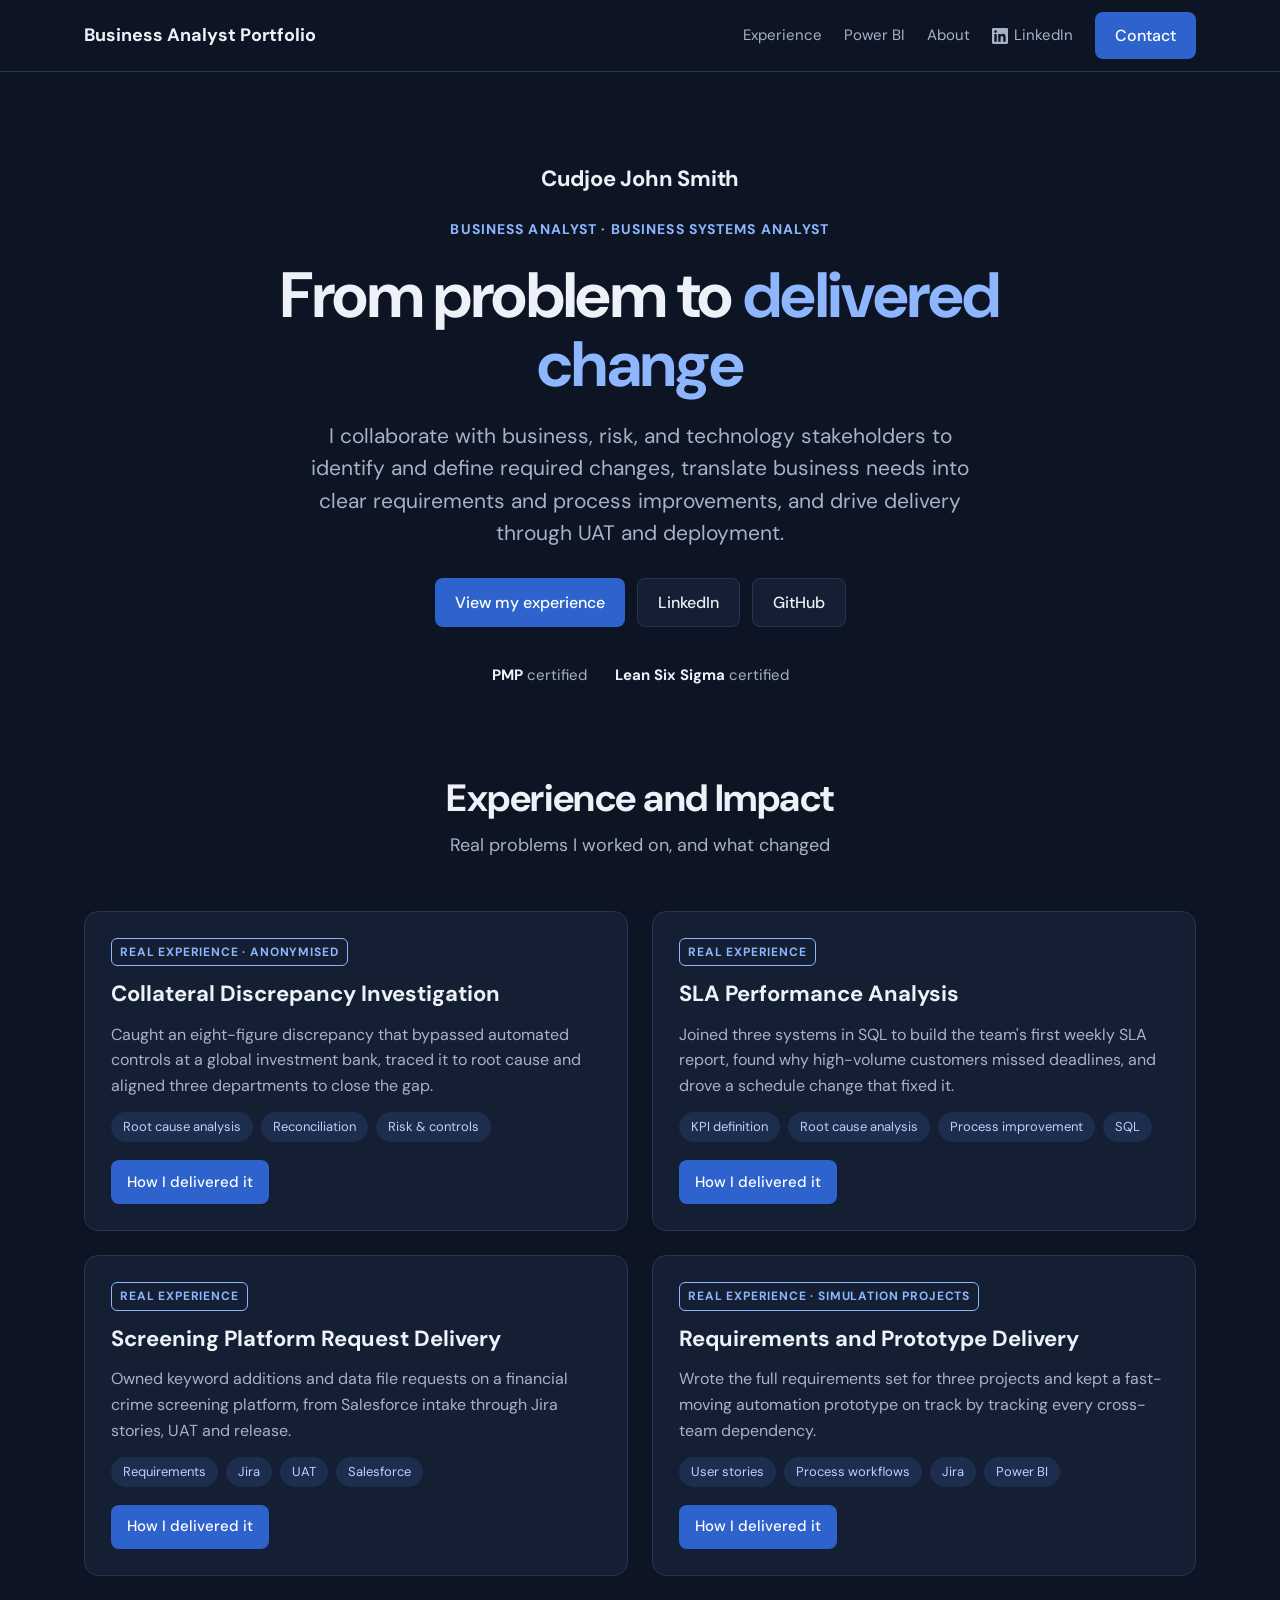
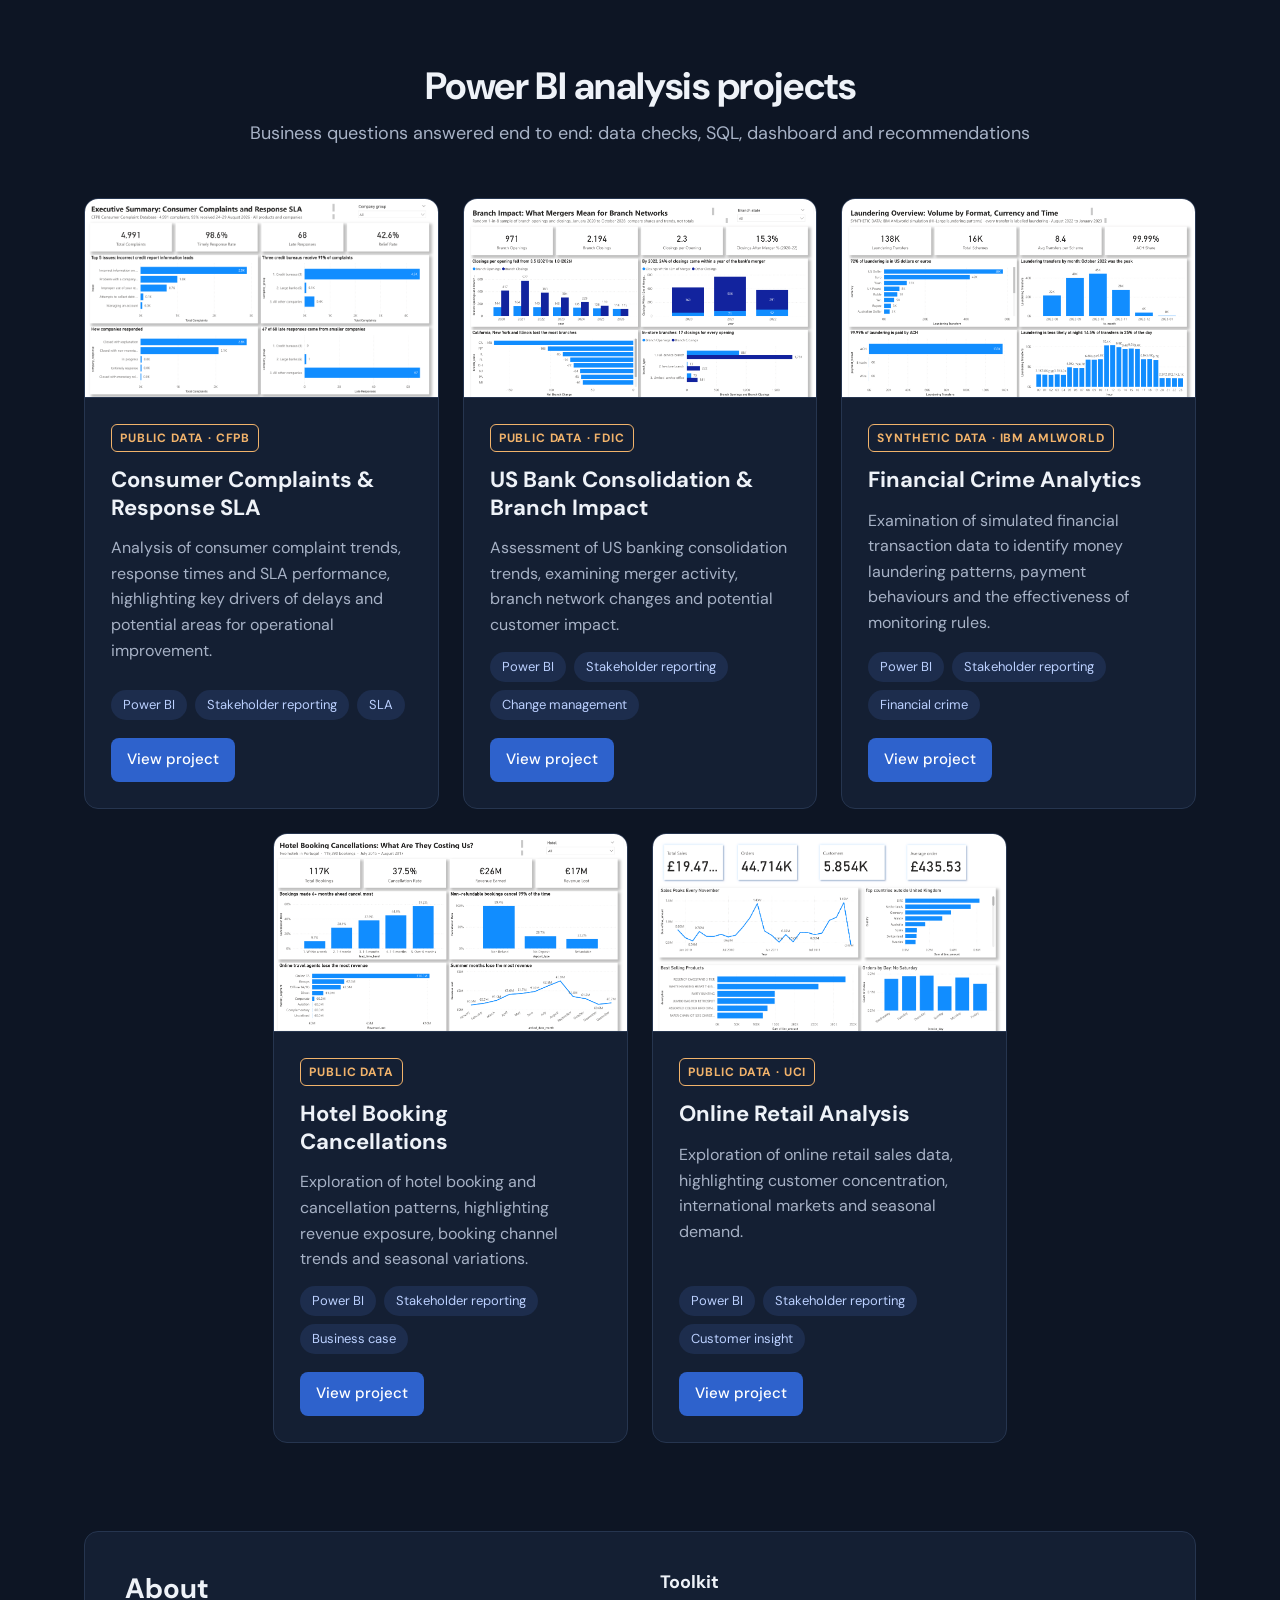
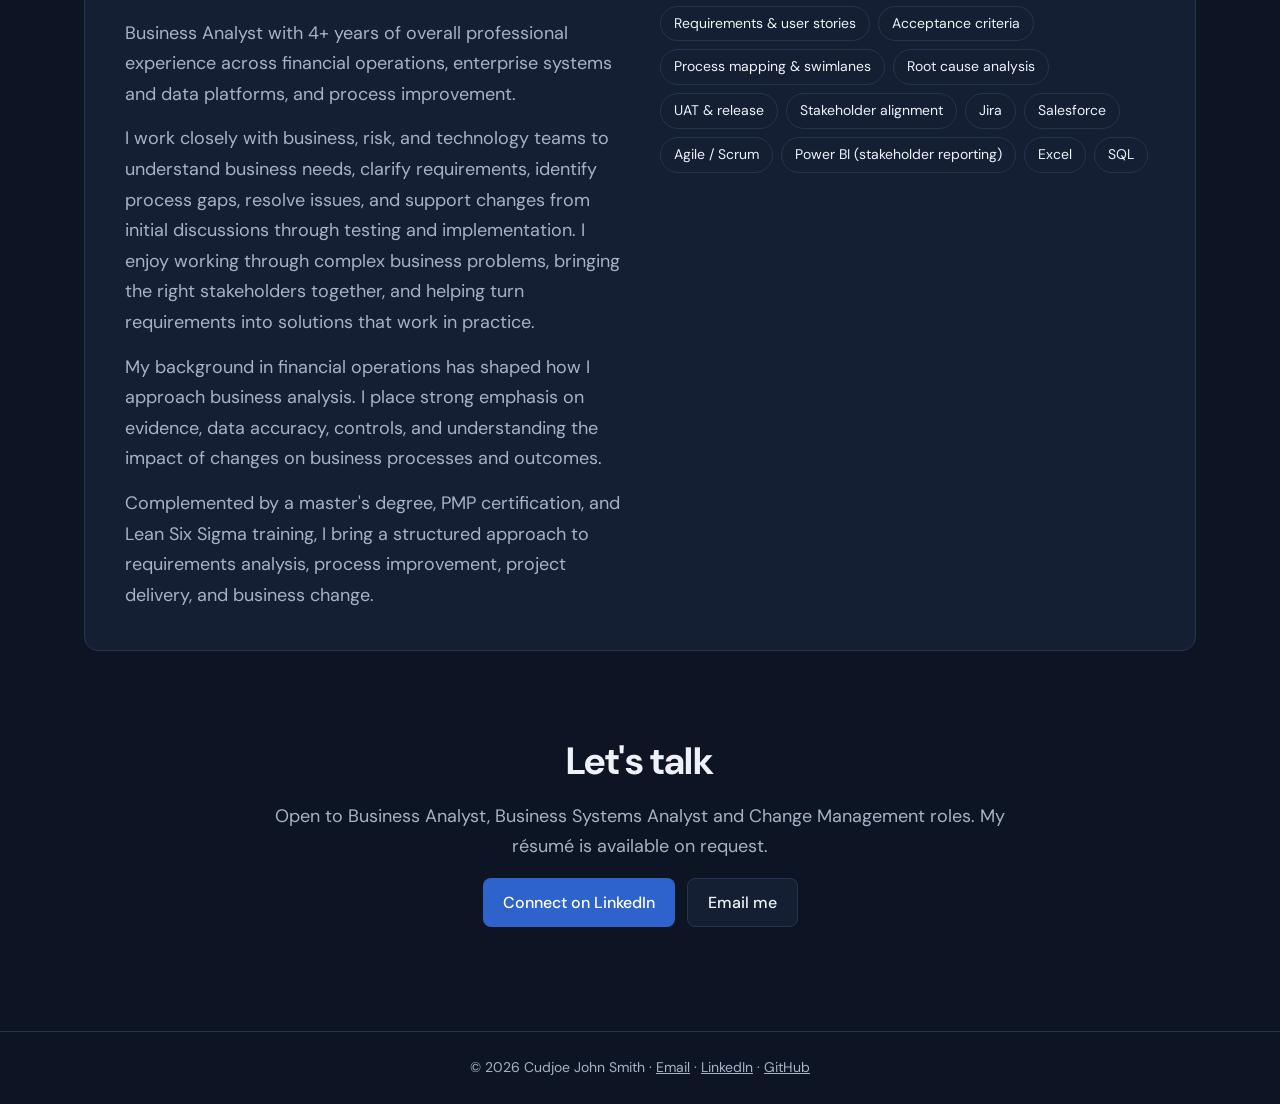
<file: index.html>
<!doctype html>
<html lang="en">
<head>
  <meta charset="utf-8">
  <meta name="viewport" content="width=device-width, initial-scale=1">
  <title>Cudjoe John Smith | Business Analyst</title>
  <meta name="description" content="Cudjoe John Smith, Business Analyst and Business Systems Analyst: requirements, root cause analysis, process improvement, UAT and release, with SQL and Power BI analysis projects.">
  <meta property="og:title" content="Cudjoe John Smith | Business Analyst">
  <meta property="og:description" content="From problem to delivered change: experience, process flows and Power BI analysis projects.">
  <link rel="preconnect" href="https://fonts.googleapis.com">
  <link rel="preconnect" href="https://fonts.gstatic.com" crossorigin>
  <link href="https://fonts.googleapis.com/css2?family=DM+Sans:opsz,wght@9..40,400;9..40,500;9..40,700&family=JetBrains+Mono&display=swap" rel="stylesheet">
  <link rel="stylesheet" href="assets/css/style.css">
</head>
<body>
<a class="skip-link" href="#main">Skip to content</a>

<!-- ===== HEADER ===== -->
<header class="site-header">
  <nav class="nav" aria-label="Main">
    <a class="nav-name" href="#top">Business Analyst Portfolio</a>
    <div class="nav-links">
      <a href="#work">Experience</a>
      <a href="#analysis">Power BI</a>
      <a href="#about">About</a>
      <a class="nav-li" aria-label="LinkedIn" href="https://www.linkedin.com/in/c-john-smith/" target="_blank" rel="noopener"><svg class="li-icon" viewBox="0 0 24 24" aria-hidden="true"><path d="M20.45 20.45h-3.56v-5.57c0-1.33-.02-3.04-1.85-3.04-1.85 0-2.14 1.45-2.14 2.94v5.67H9.35V9h3.41v1.56h.05c.48-.9 1.64-1.85 3.37-1.85 3.6 0 4.27 2.37 4.27 5.46v6.28zM5.34 7.43a2.06 2.06 0 1 1 0-4.13 2.06 2.06 0 0 1 0 4.13zM7.12 20.45H3.56V9h3.56v11.45zM22.22 0H1.77C.79 0 0 .77 0 1.73v20.54C0 23.23.79 24 1.77 24h20.45c.98 0 1.78-.77 1.78-1.73V1.73C24 .77 23.2 0 22.22 0z"/></svg><span class="li-text">LinkedIn</span></a>
      <a class="btn" href="#contact">Contact</a>
    </div>
  </nav>
</header>

<main id="main" class="home">

  <!-- ===== 1. HERO ===== -->
  <section id="top" class="hero" aria-labelledby="hero-h">
    <p class="hero-name">Cudjoe John Smith</p>
    <p class="eyebrow">Business Analyst · Business Systems Analyst</p>
    <h1 id="hero-h">From problem to <span>delivered change</span></h1>
    <p class="lede">I collaborate with business, risk, and technology stakeholders to identify and define required changes, translate business needs into clear requirements and process improvements, and drive delivery through UAT and deployment.</p>
    <div class="buttons">
      <a class="btn" href="#work">View my experience</a>
      <a class="btn btn-secondary" href="https://www.linkedin.com/in/c-john-smith/" target="_blank" rel="noopener">LinkedIn</a>
      <a class="btn btn-secondary" href="https://github.com/CJsmith-page" target="_blank" rel="noopener">GitHub</a>
    </div>
    <ul class="creds" aria-label="Certifications">
      <li><strong>PMP</strong> certified</li>
      <li><strong>Lean Six Sigma</strong> certified</li>
    </ul>
  </section>

  <!-- ===== 2. EXPERIENCE AND IMPACT =====
       One <article class="card"> per experience page, in display order. -->
  <section id="work" aria-labelledby="work-h">
    <div class="section-head">
      <h2 id="work-h">Experience and Impact</h2>
      <p>Real problems I worked on, and what changed</p>
    </div>
    <div class="cards two">
      <article class="card">
        <div class="card-body">
          <span class="label">Real experience · Anonymised</span>
          <h3>Collateral Discrepancy Investigation</h3>
          <p>Caught an eight-figure discrepancy that bypassed automated controls at a global investment bank, traced it to root cause and aligned three departments to close the gap.</p>
          <ul class="tags"><li>Root cause analysis</li><li>Reconciliation</li><li>Risk &amp; controls</li></ul>
          <div class="buttons"><a class="btn" href="experience/01-collateral-investigation/index.html">How I delivered it</a></div>
        </div>
      </article>
      <article class="card">
        <div class="card-body">
          <span class="label">Real experience</span>
          <h3>SLA Performance Analysis</h3>
          <p>Joined three systems in SQL to build the team's first weekly SLA report, found why high-volume customers missed deadlines, and drove a schedule change that fixed it.</p>
          <ul class="tags"><li>KPI definition</li><li>Root cause analysis</li><li>Process improvement</li><li>SQL</li></ul>
          <div class="buttons"><a class="btn" href="experience/02-sla-performance/index.html">How I delivered it</a></div>
        </div>
      </article>
      <article class="card">
        <div class="card-body">
          <span class="label">Real experience</span>
          <h3>Screening Platform Request Delivery</h3>
          <p>Owned keyword additions and data file requests on a financial crime screening platform, from Salesforce intake through Jira stories, UAT and release.</p>
          <ul class="tags"><li>Requirements</li><li>Jira</li><li>UAT</li><li>Salesforce</li></ul>
          <div class="buttons"><a class="btn" href="experience/03-screening-delivery/index.html">How I delivered it</a></div>
        </div>
      </article>
      <article class="card">
        <div class="card-body">
          <span class="label">Real experience · Simulation projects</span>
          <h3>Requirements and Prototype Delivery</h3>
          <p>Wrote the full requirements set for three projects and kept a fast-moving automation prototype on track by tracking every cross-team dependency.</p>
          <ul class="tags"><li>User stories</li><li>Process workflows</li><li>Jira</li><li>Power BI</li></ul>
          <div class="buttons"><a class="btn" href="experience/04-requirements-delivery/index.html">How I delivered it</a></div>
        </div>
      </article>
    </div>
  </section>

  <!-- ===== 3. POWER BI ANALYSIS PROJECTS =====
       One <article class="card"> per project in analysis/. -->
  <section id="analysis" aria-labelledby="bi-h">
    <div class="section-head">
      <h2 id="bi-h">Power BI analysis projects</h2>
      <p>Business questions answered end to end: data checks, SQL, dashboard and recommendations</p>
    </div>
    <div class="cards three">
      <article class="card">
        <a class="card-thumb" href="analysis/01-consumer-complaints/index.html" tabindex="-1" aria-hidden="true"><img src="analysis/01-consumer-complaints/dashboard.png" alt="" loading="lazy"></a>
        <div class="card-body">
          <span class="label data">Public data · CFPB</span>
          <h3>Consumer Complaints &amp; Response SLA</h3>
          <p>Analysis of consumer complaint trends, response times and SLA performance, highlighting key drivers of delays and potential areas for operational improvement.</p>
          <ul class="tags"><li>Power BI</li><li>Stakeholder reporting</li><li>SLA</li></ul>
          <div class="buttons"><a class="btn" href="analysis/01-consumer-complaints/index.html">View project</a></div>
        </div>
      </article>
      <article class="card">
        <a class="card-thumb" href="analysis/02-bank-consolidation/index.html" tabindex="-1" aria-hidden="true"><img src="analysis/02-bank-consolidation/dashboard.png" alt="" loading="lazy"></a>
        <div class="card-body">
          <span class="label data">Public data · FDIC</span>
          <h3>US Bank Consolidation &amp; Branch Impact</h3>
          <p>Assessment of US banking consolidation trends, examining merger activity, branch network changes and potential customer impact.</p>
          <ul class="tags"><li>Power BI</li><li>Stakeholder reporting</li><li>Change management</li></ul>
          <div class="buttons"><a class="btn" href="analysis/02-bank-consolidation/index.html">View project</a></div>
        </div>
      </article>
      <article class="card">
        <a class="card-thumb" href="analysis/03-financial-crime/index.html" tabindex="-1" aria-hidden="true"><img src="analysis/03-financial-crime/dashboard.png" alt="" loading="lazy"></a>
        <div class="card-body">
          <span class="label data">Synthetic data · IBM AMLworld</span>
          <h3>Financial Crime Analytics</h3>
          <p>Examination of simulated financial transaction data to identify money laundering patterns, payment behaviours and the effectiveness of monitoring rules.</p>
          <ul class="tags"><li>Power BI</li><li>Stakeholder reporting</li><li>Financial crime</li></ul>
          <div class="buttons"><a class="btn" href="analysis/03-financial-crime/index.html">View project</a></div>
        </div>
      </article>
      <article class="card">
        <a class="card-thumb" href="analysis/04-hotel-cancellations/index.html" tabindex="-1" aria-hidden="true"><img src="analysis/04-hotel-cancellations/dashboard.png" alt="" loading="lazy"></a>
        <div class="card-body">
          <span class="label data">Public data</span>
          <h3>Hotel Booking Cancellations</h3>
          <p>Exploration of hotel booking and cancellation patterns, highlighting revenue exposure, booking channel trends and seasonal variations.</p>
          <ul class="tags"><li>Power BI</li><li>Stakeholder reporting</li><li>Business case</li></ul>
          <div class="buttons"><a class="btn" href="analysis/04-hotel-cancellations/index.html">View project</a></div>
        </div>
      </article>
      <article class="card">
        <a class="card-thumb" href="analysis/05-online-retail/index.html" tabindex="-1" aria-hidden="true"><img src="analysis/05-online-retail/dashboard.png" alt="" loading="lazy"></a>
        <div class="card-body">
          <span class="label data">Public data · UCI</span>
          <h3>Online Retail Analysis</h3>
          <p>Exploration of online retail sales data, highlighting customer concentration, international markets and seasonal demand.</p>
          <ul class="tags"><li>Power BI</li><li>Stakeholder reporting</li><li>Customer insight</li></ul>
          <div class="buttons"><a class="btn" href="analysis/05-online-retail/index.html">View project</a></div>
        </div>
      </article>
    </div>
  </section>

  <!-- ===== 4. ABOUT ===== -->
  <section id="about" class="about" aria-labelledby="about-h">
    <div>
      <h2 id="about-h">About</h2>
      <p>Business  Analyst with 4+ years of overall professional experience across financial operations, enterprise systems and data platforms, and process improvement.</p>
      <p style="margin-top: 14px">I work closely with business, risk, and technology teams to understand business needs, clarify requirements, identify process gaps, resolve issues, and support changes from initial discussions through testing and implementation. I enjoy working through complex business problems, bringing the right stakeholders together, and helping turn requirements into solutions that work in practice.</p>
      <p style="margin-top: 14px">My background in financial operations has shaped how I approach business analysis. I place strong emphasis on evidence, data accuracy, controls, and understanding the impact of changes on business processes and outcomes.</p>
      <p style="margin-top: 14px">Complemented by a master's degree, PMP certification, and Lean Six Sigma training, I bring a structured approach to requirements analysis, process improvement, project delivery, and business change.</p>
    </div>
    <div>
      <h3>Toolkit</h3>
      <ul class="tags toolkit" aria-label="Toolkit">
        <li>Requirements &amp; user stories</li><li>Acceptance criteria</li><li>Process mapping &amp; swimlanes</li><li>Root cause analysis</li><li>UAT &amp; release</li><li>Stakeholder alignment</li><li>Jira</li><li>Salesforce</li><li>Agile / Scrum</li><li>Power BI (stakeholder reporting)</li><li>Excel</li><li>SQL</li>
      </ul>
    </div>
  </section>

  <!-- ===== 5. CONTACT ===== -->
  <section id="contact" class="contact" aria-labelledby="contact-h">
    <h2 id="contact-h">Let's talk</h2>
    <p>Open to Business Analyst, Business Systems Analyst and Change Management roles. My résumé is available on request.</p>
    <div class="buttons">
      <a class="btn" href="https://www.linkedin.com/in/c-john-smith/" target="_blank" rel="noopener">Connect on LinkedIn</a>
      <a class="btn btn-secondary" href="mailto:cjohnsmith8@gmail.com">Email me</a>
    </div>
  </section>
</main>

<!-- ===== FOOTER ===== -->
<footer class="site-footer">
  © 2026 Cudjoe John Smith · <a href="mailto:cjohnsmith8@gmail.com">Email</a> · <a href="https://www.linkedin.com/in/c-john-smith/" target="_blank" rel="noopener">LinkedIn</a> · <a href="https://github.com/CJsmith-page" target="_blank" rel="noopener">GitHub</a>
</footer>
  
<!-- Cloudflare Web Analytics --><script type='module' src='https://static.cloudflareinsights.com/beacon.min.js' data-cf-beacon='{"token": "5ae9e0438a7f4c2f8d8894d0441e1a30"}'></script><!-- End Cloudflare Web Analytics -->

</body>
</html>
</file>
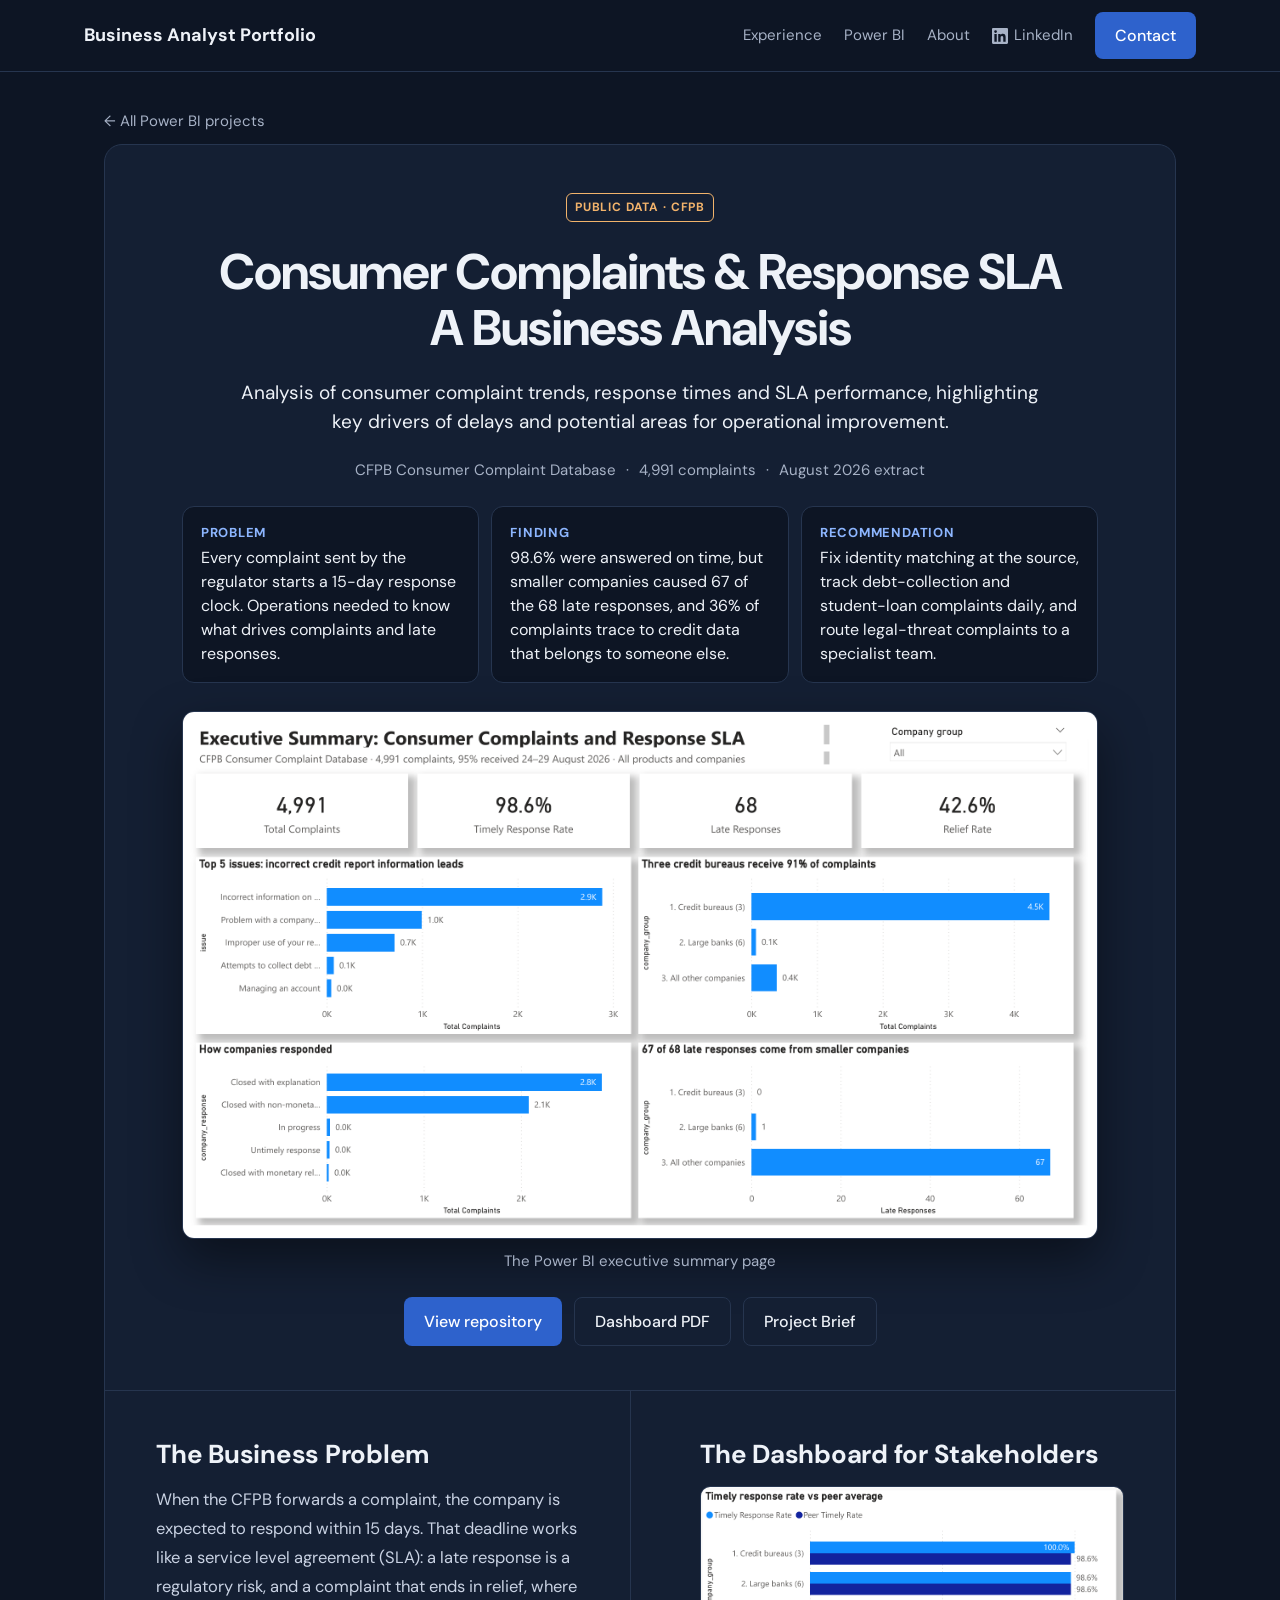
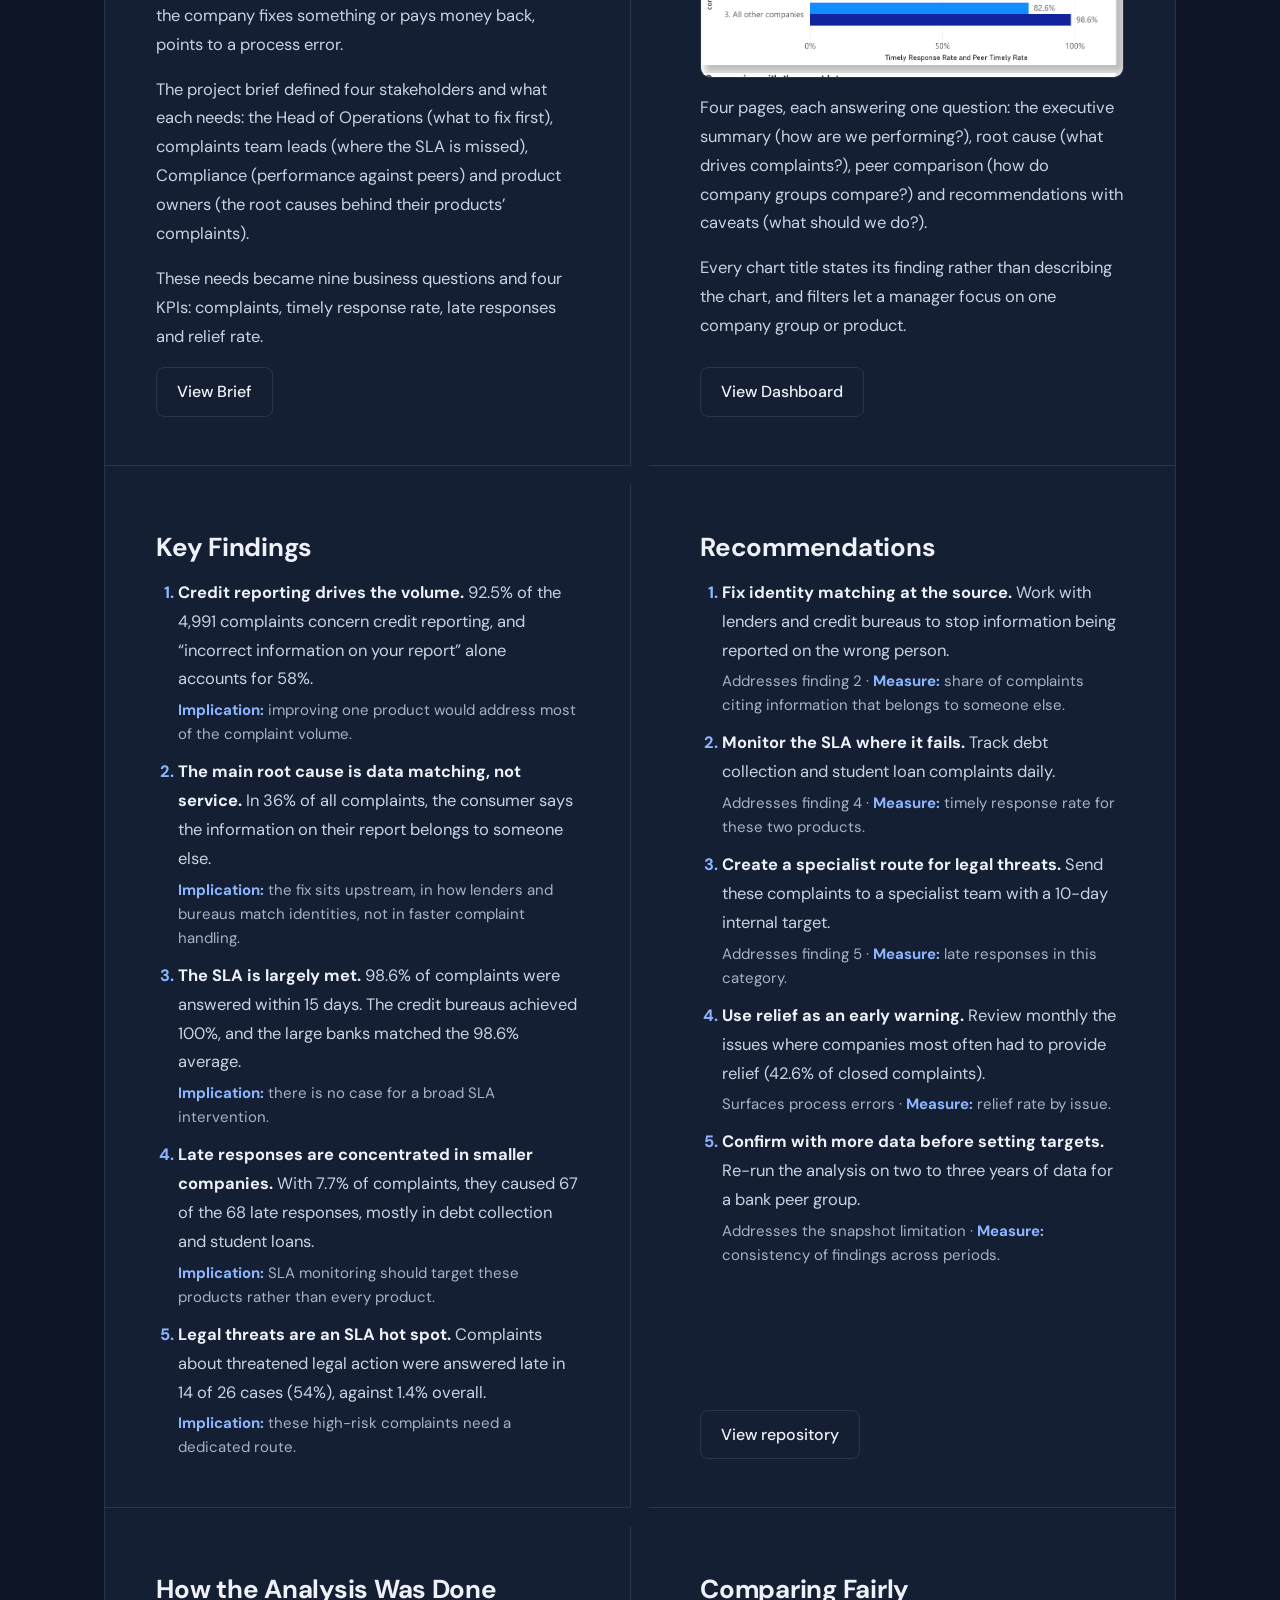
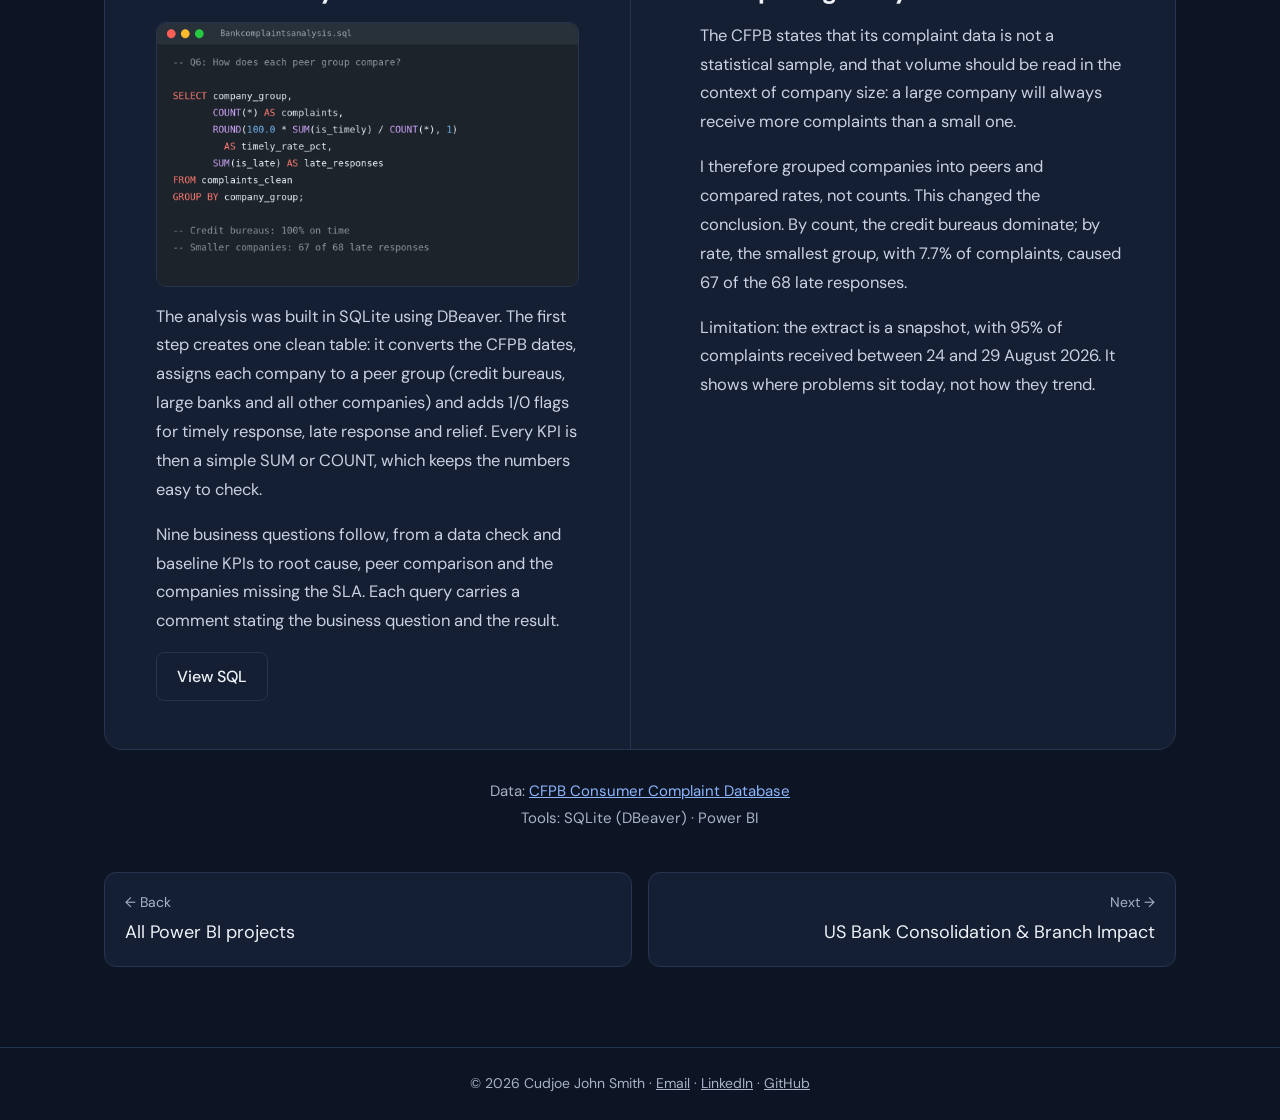
<file: analysis/01-consumer-complaints/index.html>
<!doctype html>
<html lang="en">
<head>
  <meta charset="utf-8">
  <meta name="viewport" content="width=device-width, initial-scale=1">
  <title>Consumer Complaints &amp; Response SLA | Cudjoe John Smith</title>
  <meta name="description" content="A business analysis of CFPB consumer complaints using SQL and Power BI: what drives complaints and late responses, and where operations should focus first.">
  <link rel="preconnect" href="https://fonts.googleapis.com">
  <link rel="preconnect" href="https://fonts.gstatic.com" crossorigin>
  <link href="https://fonts.googleapis.com/css2?family=DM+Sans:opsz,wght@9..40,400;9..40,500;9..40,700&family=JetBrains+Mono&display=swap" rel="stylesheet">
  <link rel="stylesheet" href="../../assets/css/style.css">
</head>
<body>
<a class="skip-link" href="#main">Skip to content</a>

<!-- ===== HEADER (same on every page) ===== -->
<header class="site-header">
  <nav class="nav" aria-label="Main">
    <a class="nav-name" href="../../index.html">Business Analyst Portfolio</a>
    <div class="nav-links">
      <a href="../../index.html#work">Experience</a>
      <a href="../../index.html#analysis">Power BI</a>
      <a href="../../index.html#about">About</a>
      <a class="nav-li" aria-label="LinkedIn" href="https://www.linkedin.com/in/c-john-smith/" target="_blank" rel="noopener"><svg class="li-icon" viewBox="0 0 24 24" aria-hidden="true"><path d="M20.45 20.45h-3.56v-5.57c0-1.33-.02-3.04-1.85-3.04-1.85 0-2.14 1.45-2.14 2.94v5.67H9.35V9h3.41v1.56h.05c.48-.9 1.64-1.85 3.37-1.85 3.6 0 4.27 2.37 4.27 5.46v6.28zM5.34 7.43a2.06 2.06 0 1 1 0-4.13 2.06 2.06 0 0 1 0 4.13zM7.12 20.45H3.56V9h3.56v11.45zM22.22 0H1.77C.79 0 0 .77 0 1.73v20.54C0 23.23.79 24 1.77 24h20.45c.98 0 1.78-.77 1.78-1.73V1.73C24 .77 23.2 0 22.22 0z"/></svg><span class="li-text">LinkedIn</span></a>
      <a class="btn" href="../../index.html#contact">Contact</a>
    </div>
  </nav>
</header>

<main id="main" class="analysis">
  <a class="crumb" href="../../index.html#analysis">← All Power BI projects</a>

  <div class="project">
    <!-- ===== 1. TITLE, THREE-POINT SUMMARY, DASHBOARD ===== -->
    <section class="project-top" aria-labelledby="title">
      <span class="label data">Public data · CFPB</span>
      <h1 id="title">Consumer Complaints &amp; Response SLA<br>A Business Analysis</h1>
      <p class="lede deliverable">Analysis of consumer complaint trends, response times and SLA performance, highlighting key drivers of delays and potential areas for operational improvement.</p>
      <p class="meta-line scope"><span>CFPB Consumer Complaint Database</span><span>4,991 complaints</span><span>August 2026 extract</span></p>
      <ul class="glance" aria-label="Project summary">
        <li><span class="glance-key">Problem</span><span>Every complaint sent by the regulator starts a 15-day response clock. Operations needed to know what drives complaints and late responses.</span></li>
        <li><span class="glance-key">Finding</span><span>98.6% were answered on time, but smaller companies caused 67 of the 68 late responses, and 36% of complaints trace to credit data that belongs to someone else.</span></li>
        <li><span class="glance-key">Recommendation</span><span>Fix identity matching at the source, track debt-collection and student-loan complaints daily, and route legal-threat complaints to a specialist team.</span></li>
      </ul>
      <figure class="dashboard">
        <img src="dashboard.png" alt="Power BI executive summary showing 4,991 complaints, 98.6% timely response rate, 68 late responses, 42.6% relief rate, top issues and company groups">
        <figcaption>The Power BI executive summary page</figcaption>
      </figure>
      <div class="buttons">
        <a class="btn" href="https://github.com/CJsmith-page/powerbi-consumer-complaints" target="_blank" rel="noopener">View repository</a>
        <a class="btn btn-secondary" href="https://github.com/CJsmith-page/powerbi-consumer-complaints/blob/main/dashboard/Consumer_Complaints_Dashboard.pdf" target="_blank" rel="noopener">Dashboard PDF</a>
        <a class="btn btn-secondary" href="https://github.com/CJsmith-page/powerbi-consumer-complaints/blob/main/docs/Project_Brief.md" target="_blank" rel="noopener">Project Brief</a>
      </div>
    </section>

    <!-- ===== 2. SECTIONS (two columns) =====
         Each article block is one panel. Add or remove panels in pairs to keep the grid even. -->
    <section class="posts">
      <article>
        <h2>The Business Problem</h2>
        <p>When the CFPB forwards a complaint, the company is expected to respond within 15 days. That deadline works like a service level agreement (SLA): a late response is a regulatory risk, and a complaint that ends in relief, where the company fixes something or pays money back, points to a process error.</p>
        <p>The project brief defined four stakeholders and what each needs: the Head of Operations (what to fix first), complaints team leads (where the SLA is missed), Compliance (performance against peers) and product owners (the root causes behind their products’ complaints).</p>
        <p>These needs became nine business questions and four KPIs: complaints, timely response rate, late responses and relief rate.</p>
        <a class="btn btn-secondary" href="https://github.com/CJsmith-page/powerbi-consumer-complaints/blob/main/docs/Project_Brief.md" target="_blank" rel="noopener">View Brief</a>
      </article>

      <article>
        <h2>The Dashboard for Stakeholders</h2>
        <a href="https://github.com/CJsmith-page/powerbi-consumer-complaints/blob/main/dashboard/Consumer_Complaints_Dashboard.pdf" target="_blank" rel="noopener"><img src="powerbi_preview.png" alt="Bar chart comparing timely response rates of credit bureaus, large banks and other companies with the peer average"></a>
        <p>Four pages, each answering one question: the executive summary (how are we performing?), root cause (what drives complaints?), peer comparison (how do company groups compare?) and recommendations with caveats (what should we do?).</p>
        <p>Every chart title states its finding rather than describing the chart, and filters let a manager focus on one company group or product.</p>
        <a class="btn btn-secondary" href="https://github.com/CJsmith-page/powerbi-consumer-complaints/blob/main/dashboard/Consumer_Complaints_Dashboard.pdf" target="_blank" rel="noopener">View Dashboard</a>
      </article>

      <article>
        <h2>Key Findings</h2>
        <ol>
          <li><strong>Credit reporting drives the volume.</strong> 92.5% of the 4,991 complaints concern credit reporting, and “incorrect information on your report” alone accounts for 58%.<span class="implication"><b>Implication:</b> improving one product would address most of the complaint volume.</span></li>
          <li><strong>The main root cause is data matching, not service.</strong> In 36% of all complaints, the consumer says the information on their report belongs to someone else.<span class="implication"><b>Implication:</b> the fix sits upstream, in how lenders and bureaus match identities, not in faster complaint handling.</span></li>
          <li><strong>The SLA is largely met.</strong> 98.6% of complaints were answered within 15 days. The credit bureaus achieved 100%, and the large banks matched the 98.6% average.<span class="implication"><b>Implication:</b> there is no case for a broad SLA intervention.</span></li>
          <li><strong>Late responses are concentrated in smaller companies.</strong> With 7.7% of complaints, they caused 67 of the 68 late responses, mostly in debt collection and student loans.<span class="implication"><b>Implication:</b> SLA monitoring should target these products rather than every product.</span></li>
          <li><strong>Legal threats are an SLA hot spot.</strong> Complaints about threatened legal action were answered late in 14 of 26 cases (54%), against 1.4% overall.<span class="implication"><b>Implication:</b> these high-risk complaints need a dedicated route.</span></li>
        </ol>
      </article>

      <article>
        <h2>Recommendations</h2>
        <ol>
          <li><strong>Fix identity matching at the source.</strong> Work with lenders and credit bureaus to stop information being reported on the wrong person.<span class="rec-meta">Addresses finding 2 · <b>Measure:</b> share of complaints citing information that belongs to someone else.</span></li>
          <li><strong>Monitor the SLA where it fails.</strong> Track debt collection and student loan complaints daily.<span class="rec-meta">Addresses finding 4 · <b>Measure:</b> timely response rate for these two products.</span></li>
          <li><strong>Create a specialist route for legal threats.</strong> Send these complaints to a specialist team with a 10-day internal target.<span class="rec-meta">Addresses finding 5 · <b>Measure:</b> late responses in this category.</span></li>
          <li><strong>Use relief as an early warning.</strong> Review monthly the issues where companies most often had to provide relief (42.6% of closed complaints).<span class="rec-meta">Surfaces process errors · <b>Measure:</b> relief rate by issue.</span></li>
          <li><strong>Confirm with more data before setting targets.</strong> Re-run the analysis on two to three years of data for a bank peer group.<span class="rec-meta">Addresses the snapshot limitation · <b>Measure:</b> consistency of findings across periods.</span></li>
        </ol>
        <a class="btn btn-secondary" href="https://github.com/CJsmith-page/powerbi-consumer-complaints" target="_blank" rel="noopener">View repository</a>
      </article>

      <article>
        <h2>How the Analysis Was Done</h2>
        <a href="https://github.com/CJsmith-page/powerbi-consumer-complaints/blob/main/sql/Bankcomplaintsanalysis.sql" target="_blank" rel="noopener"><img src="sql_preview.png" alt="SQL query comparing timely response rates by peer group"></a>
        <p>The analysis was built in SQLite using DBeaver. The first step creates one clean table: it converts the CFPB dates, assigns each company to a peer group (credit bureaus, large banks and all other companies) and adds 1/0 flags for timely response, late response and relief. Every KPI is then a simple SUM or COUNT, which keeps the numbers easy to check.</p>
        <p>Nine business questions follow, from a data check and baseline KPIs to root cause, peer comparison and the companies missing the SLA. Each query carries a comment stating the business question and the result.</p>
        <a class="btn btn-secondary" href="https://github.com/CJsmith-page/powerbi-consumer-complaints/blob/main/sql/Bankcomplaintsanalysis.sql" target="_blank" rel="noopener">View SQL</a>
      </article>

      <article>
        <h2>Comparing Fairly</h2>
        <p>The CFPB states that its complaint data is not a statistical sample, and that volume should be read in the context of company size: a large company will always receive more complaints than a small one.</p>
        <p>I therefore grouped companies into peers and compared rates, not counts. This changed the conclusion. By count, the credit bureaus dominate; by rate, the smallest group, with 7.7% of complaints, caused 67 of the 68 late responses.</p>
        <p>Limitation: the extract is a snapshot, with 95% of complaints received between 24 and 29 August 2026. It shows where problems sit today, not how they trend.</p>
      </article>
    </section>
  </div>

  <p class="project-source">Data: <a href="https://www.consumerfinance.gov/data-research/consumer-complaints/">CFPB Consumer Complaint Database</a><br>
  Tools: SQLite (DBeaver) &middot; Power BI</p>

  <!-- ===== 3. PREVIOUS / NEXT ===== -->
  <nav class="pager" aria-label="More Power BI projects">
    <a href="../../index.html#analysis"><small>← Back</small>All Power BI projects</a>
    <a class="next" href="../02-bank-consolidation/index.html"><small>Next →</small>US Bank Consolidation &amp; Branch Impact</a>
  </nav>
</main>

<!-- ===== FOOTER (same on every page) ===== -->
<footer class="site-footer">
  © 2026 Cudjoe John Smith · <a href="mailto:cjohnsmith8@gmail.com">Email</a> · <a href="https://www.linkedin.com/in/c-john-smith/" target="_blank" rel="noopener">LinkedIn</a> · <a href="https://github.com/CJsmith-page" target="_blank" rel="noopener">GitHub</a>
</footer>

</body>
</html>
</file>
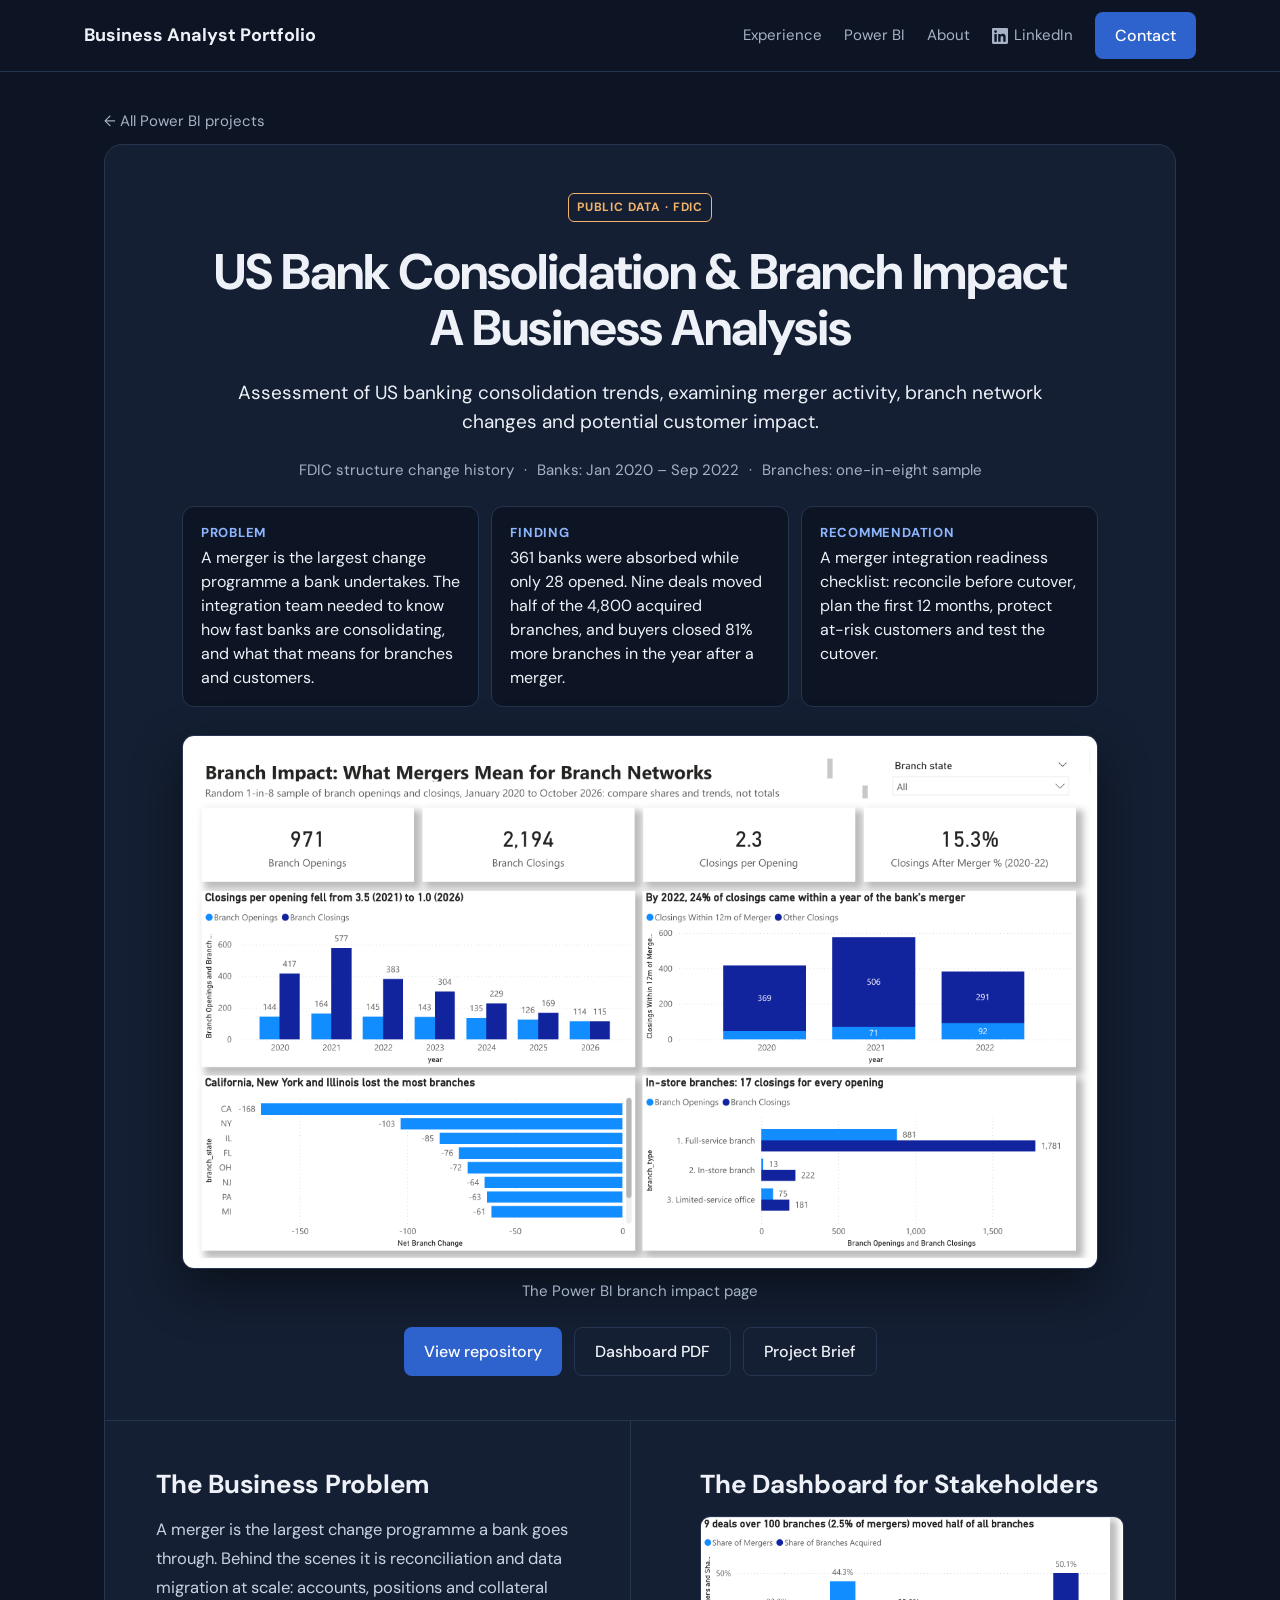
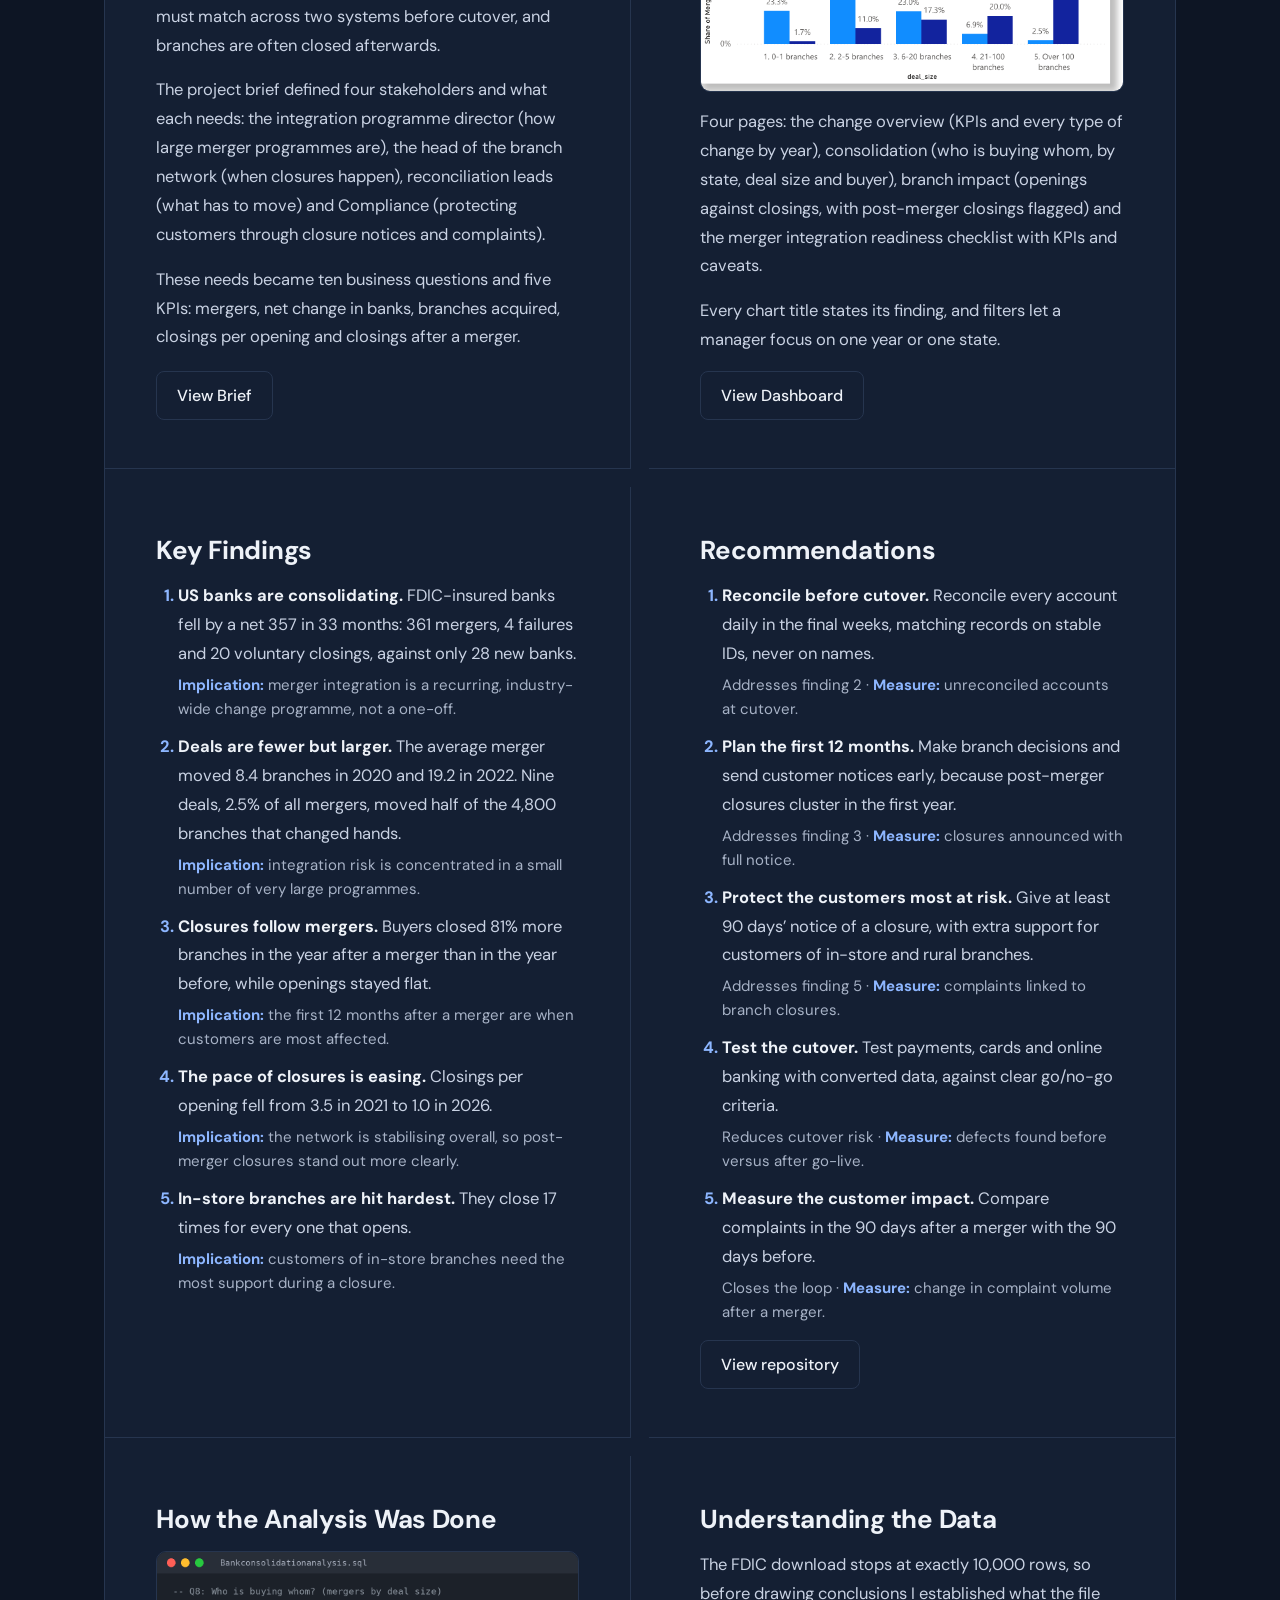
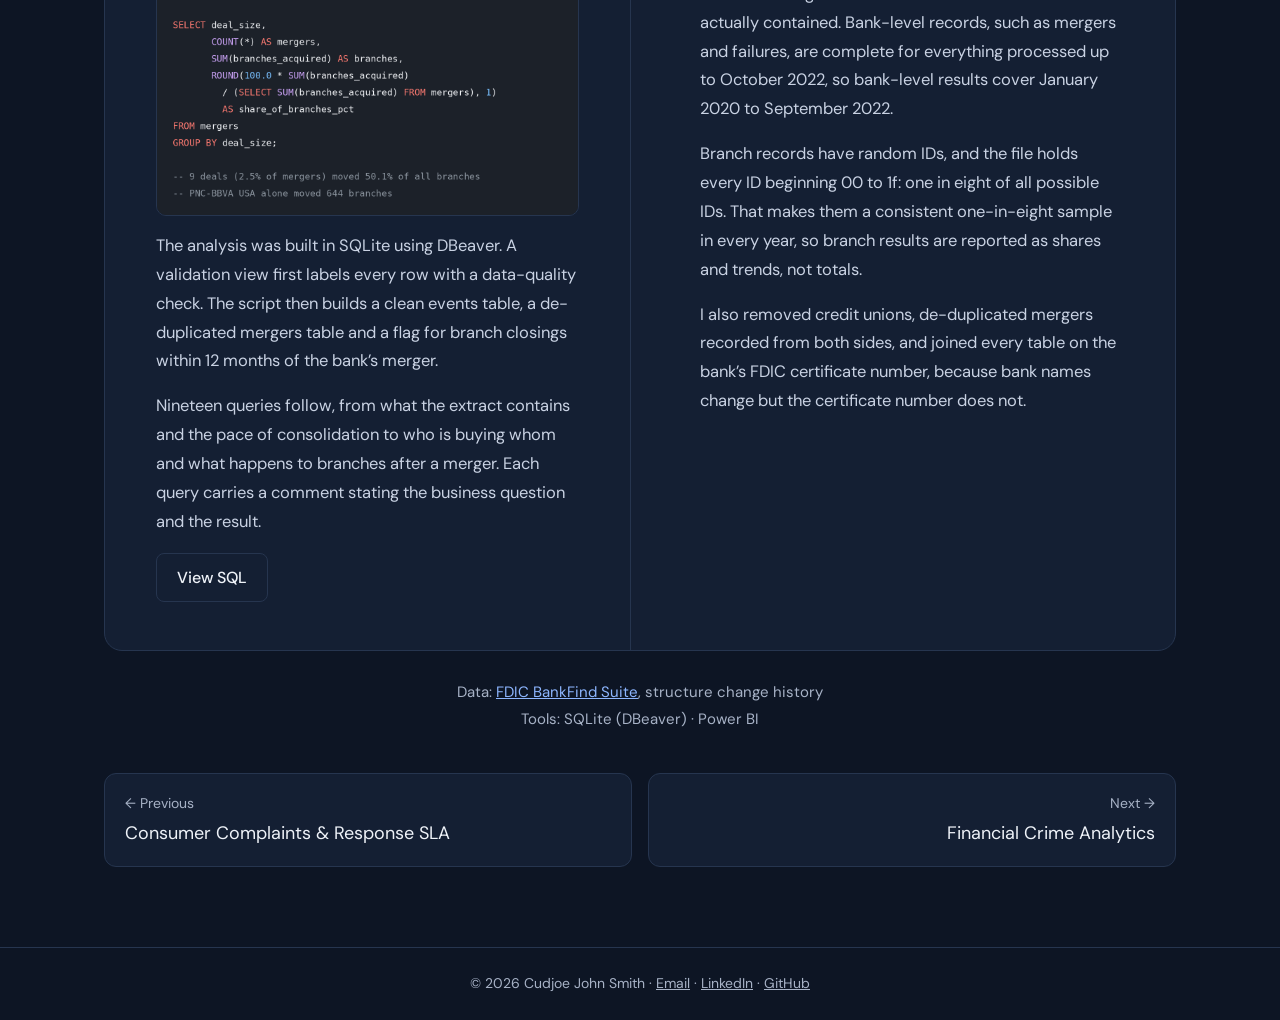
<file: analysis/02-bank-consolidation/index.html>
<!doctype html>
<html lang="en">
<head>
  <meta charset="utf-8">
  <meta name="viewport" content="width=device-width, initial-scale=1">
  <title>US Bank Consolidation &amp; Branch Impact | Cudjoe John Smith</title>
  <meta name="description" content="A business analysis of FDIC bank structure changes using SQL and Power BI: how fast US banks are consolidating, who is buying whom, and what mergers mean for branches and customers.">
  <link rel="preconnect" href="https://fonts.googleapis.com">
  <link rel="preconnect" href="https://fonts.gstatic.com" crossorigin>
  <link href="https://fonts.googleapis.com/css2?family=DM+Sans:opsz,wght@9..40,400;9..40,500;9..40,700&family=JetBrains+Mono&display=swap" rel="stylesheet">
  <link rel="stylesheet" href="../../assets/css/style.css">
</head>
<body>
<a class="skip-link" href="#main">Skip to content</a>

<!-- ===== HEADER (same on every page) ===== -->
<header class="site-header">
  <nav class="nav" aria-label="Main">
    <a class="nav-name" href="../../index.html">Business Analyst Portfolio</a>
    <div class="nav-links">
      <a href="../../index.html#work">Experience</a>
      <a href="../../index.html#analysis">Power BI</a>
      <a href="../../index.html#about">About</a>
      <a class="nav-li" aria-label="LinkedIn" href="https://www.linkedin.com/in/c-john-smith/" target="_blank" rel="noopener"><svg class="li-icon" viewBox="0 0 24 24" aria-hidden="true"><path d="M20.45 20.45h-3.56v-5.57c0-1.33-.02-3.04-1.85-3.04-1.85 0-2.14 1.45-2.14 2.94v5.67H9.35V9h3.41v1.56h.05c.48-.9 1.64-1.85 3.37-1.85 3.6 0 4.27 2.37 4.27 5.46v6.28zM5.34 7.43a2.06 2.06 0 1 1 0-4.13 2.06 2.06 0 0 1 0 4.13zM7.12 20.45H3.56V9h3.56v11.45zM22.22 0H1.77C.79 0 0 .77 0 1.73v20.54C0 23.23.79 24 1.77 24h20.45c.98 0 1.78-.77 1.78-1.73V1.73C24 .77 23.2 0 22.22 0z"/></svg><span class="li-text">LinkedIn</span></a>
      <a class="btn" href="../../index.html#contact">Contact</a>
    </div>
  </nav>
</header>

<main id="main" class="analysis">
  <a class="crumb" href="../../index.html#analysis">← All Power BI projects</a>

  <div class="project">
    <!-- ===== 1. TITLE, THREE-POINT SUMMARY, DASHBOARD ===== -->
    <section class="project-top" aria-labelledby="title">
      <span class="label data">Public data · FDIC</span>
      <h1 id="title">US Bank Consolidation &amp; Branch Impact<br>A Business Analysis</h1>
      <p class="lede deliverable">Assessment of US banking consolidation trends, examining merger activity, branch network changes and potential customer impact.</p>
      <p class="meta-line scope"><span>FDIC structure change history</span><span>Banks: Jan 2020 – Sep 2022</span><span>Branches: one-in-eight sample</span></p>
      <ul class="glance" aria-label="Project summary">
        <li><span class="glance-key">Problem</span><span>A merger is the largest change programme a bank undertakes. The integration team needed to know how fast banks are consolidating, and what that means for branches and customers.</span></li>
        <li><span class="glance-key">Finding</span><span>361 banks were absorbed while only 28 opened. Nine deals moved half of the 4,800 acquired branches, and buyers closed 81% more branches in the year after a merger.</span></li>
        <li><span class="glance-key">Recommendation</span><span>A merger integration readiness checklist: reconcile before cutover, plan the first 12 months, protect at-risk customers and test the cutover.</span></li>
      </ul>
      <figure class="dashboard">
        <img src="dashboard.png" alt="Power BI branch impact page showing 971 branch openings, 2,194 closings, 2.3 closings per opening, closings by year, closings after mergers, states losing the most branches and closings by branch type">
        <figcaption>The Power BI branch impact page</figcaption>
      </figure>
      <div class="buttons">
        <a class="btn" href="https://github.com/CJsmith-page/powerbi-bank-consolidation" target="_blank" rel="noopener">View repository</a>
        <a class="btn btn-secondary" href="https://github.com/CJsmith-page/powerbi-bank-consolidation/blob/main/dashboard/Bank_Consolidation_Dashboard.pdf" target="_blank" rel="noopener">Dashboard PDF</a>
        <a class="btn btn-secondary" href="https://github.com/CJsmith-page/powerbi-bank-consolidation/blob/main/docs/Project_Brief.md" target="_blank" rel="noopener">Project Brief</a>
      </div>
    </section>

    <!-- ===== 2. SECTIONS (two columns) =====
         Each article block is one panel. Add or remove panels in pairs to keep the grid even. -->
    <section class="posts">
      <article>
        <h2>The Business Problem</h2>
        <p>A merger is the largest change programme a bank goes through. Behind the scenes it is reconciliation and data migration at scale: accounts, positions and collateral must match across two systems before cutover, and branches are often closed afterwards.</p>
        <p>The project brief defined four stakeholders and what each needs: the integration programme director (how large merger programmes are), the head of the branch network (when closures happen), reconciliation leads (what has to move) and Compliance (protecting customers through closure notices and complaints).</p>
        <p>These needs became ten business questions and five KPIs: mergers, net change in banks, branches acquired, closings per opening and closings after a merger.</p>
        <a class="btn btn-secondary" href="https://github.com/CJsmith-page/powerbi-bank-consolidation/blob/main/docs/Project_Brief.md" target="_blank" rel="noopener">View Brief</a>
      </article>

      <article>
        <h2>The Dashboard for Stakeholders</h2>
        <a href="https://github.com/CJsmith-page/powerbi-bank-consolidation/blob/main/dashboard/Bank_Consolidation_Dashboard.pdf" target="_blank" rel="noopener"><img src="powerbi_preview.png" alt="Column chart comparing each deal size band's share of mergers with its share of branches acquired"></a>
        <p>Four pages: the change overview (KPIs and every type of change by year), consolidation (who is buying whom, by state, deal size and buyer), branch impact (openings against closings, with post-merger closings flagged) and the merger integration readiness checklist with KPIs and caveats.</p>
        <p>Every chart title states its finding, and filters let a manager focus on one year or one state.</p>
        <a class="btn btn-secondary" href="https://github.com/CJsmith-page/powerbi-bank-consolidation/blob/main/dashboard/Bank_Consolidation_Dashboard.pdf" target="_blank" rel="noopener">View Dashboard</a>
      </article>

      <article>
        <h2>Key Findings</h2>
        <ol>
          <li><strong>US banks are consolidating.</strong> FDIC-insured banks fell by a net 357 in 33 months: 361 mergers, 4 failures and 20 voluntary closings, against only 28 new banks.<span class="implication"><b>Implication:</b> merger integration is a recurring, industry-wide change programme, not a one-off.</span></li>
          <li><strong>Deals are fewer but larger.</strong> The average merger moved 8.4 branches in 2020 and 19.2 in 2022. Nine deals, 2.5% of all mergers, moved half of the 4,800 branches that changed hands.<span class="implication"><b>Implication:</b> integration risk is concentrated in a small number of very large programmes.</span></li>
          <li><strong>Closures follow mergers.</strong> Buyers closed 81% more branches in the year after a merger than in the year before, while openings stayed flat.<span class="implication"><b>Implication:</b> the first 12 months after a merger are when customers are most affected.</span></li>
          <li><strong>The pace of closures is easing.</strong> Closings per opening fell from 3.5 in 2021 to 1.0 in 2026.<span class="implication"><b>Implication:</b> the network is stabilising overall, so post-merger closures stand out more clearly.</span></li>
          <li><strong>In-store branches are hit hardest.</strong> They close 17 times for every one that opens.<span class="implication"><b>Implication:</b> customers of in-store branches need the most support during a closure.</span></li>
        </ol>
      </article>

      <article>
        <h2>Recommendations</h2>
        <ol>
          <li><strong>Reconcile before cutover.</strong> Reconcile every account daily in the final weeks, matching records on stable IDs, never on names.<span class="rec-meta">Addresses finding 2 · <b>Measure:</b> unreconciled accounts at cutover.</span></li>
          <li><strong>Plan the first 12 months.</strong> Make branch decisions and send customer notices early, because post-merger closures cluster in the first year.<span class="rec-meta">Addresses finding 3 · <b>Measure:</b> closures announced with full notice.</span></li>
          <li><strong>Protect the customers most at risk.</strong> Give at least 90 days’ notice of a closure, with extra support for customers of in-store and rural branches.<span class="rec-meta">Addresses finding 5 · <b>Measure:</b> complaints linked to branch closures.</span></li>
          <li><strong>Test the cutover.</strong> Test payments, cards and online banking with converted data, against clear go/no-go criteria.<span class="rec-meta">Reduces cutover risk · <b>Measure:</b> defects found before versus after go-live.</span></li>
          <li><strong>Measure the customer impact.</strong> Compare complaints in the 90 days after a merger with the 90 days before.<span class="rec-meta">Closes the loop · <b>Measure:</b> change in complaint volume after a merger.</span></li>
        </ol>
        <a class="btn btn-secondary" href="https://github.com/CJsmith-page/powerbi-bank-consolidation" target="_blank" rel="noopener">View repository</a>
      </article>

      <article>
        <h2>How the Analysis Was Done</h2>
        <a href="https://github.com/CJsmith-page/powerbi-bank-consolidation/blob/main/sql/Bankconsolidationanalysis.sql" target="_blank" rel="noopener"><img src="sql_preview.png" alt="SQL query showing mergers and branches acquired by deal size"></a>
        <p>The analysis was built in SQLite using DBeaver. A validation view first labels every row with a data-quality check. The script then builds a clean events table, a de-duplicated mergers table and a flag for branch closings within 12 months of the bank’s merger.</p>
        <p>Nineteen queries follow, from what the extract contains and the pace of consolidation to who is buying whom and what happens to branches after a merger. Each query carries a comment stating the business question and the result.</p>
        <a class="btn btn-secondary" href="https://github.com/CJsmith-page/powerbi-bank-consolidation/blob/main/sql/Bankconsolidationanalysis.sql" target="_blank" rel="noopener">View SQL</a>
      </article>

      <article>
        <h2>Understanding the Data</h2>
        <p>The FDIC download stops at exactly 10,000 rows, so before drawing conclusions I established what the file actually contained. Bank-level records, such as mergers and failures, are complete for everything processed up to October 2022, so bank-level results cover January 2020 to September 2022.</p>
        <p>Branch records have random IDs, and the file holds every ID beginning 00 to 1f: one in eight of all possible IDs. That makes them a consistent one-in-eight sample in every year, so branch results are reported as shares and trends, not totals.</p>
        <p>I also removed credit unions, de-duplicated mergers recorded from both sides, and joined every table on the bank’s FDIC certificate number, because bank names change but the certificate number does not.</p>
      </article>
    </section>
  </div>

  <p class="project-source">Data: <a href="https://banks.data.fdic.gov">FDIC BankFind Suite</a>, structure change history<br>
  Tools: SQLite (DBeaver) &middot; Power BI</p>

  <!-- ===== 3. PREVIOUS / NEXT ===== -->
  <nav class="pager" aria-label="More Power BI projects">
    <a href="../01-consumer-complaints/index.html"><small>← Previous</small>Consumer Complaints &amp; Response SLA</a>
    <a class="next" href="../03-financial-crime/index.html"><small>Next →</small>Financial Crime Analytics</a>
  </nav>
</main>

<!-- ===== FOOTER (same on every page) ===== -->
<footer class="site-footer">
  © 2026 Cudjoe John Smith · <a href="mailto:cjohnsmith8@gmail.com">Email</a> · <a href="https://www.linkedin.com/in/c-john-smith/" target="_blank" rel="noopener">LinkedIn</a> · <a href="https://github.com/CJsmith-page" target="_blank" rel="noopener">GitHub</a>
</footer>

</body>
</html>
</file>
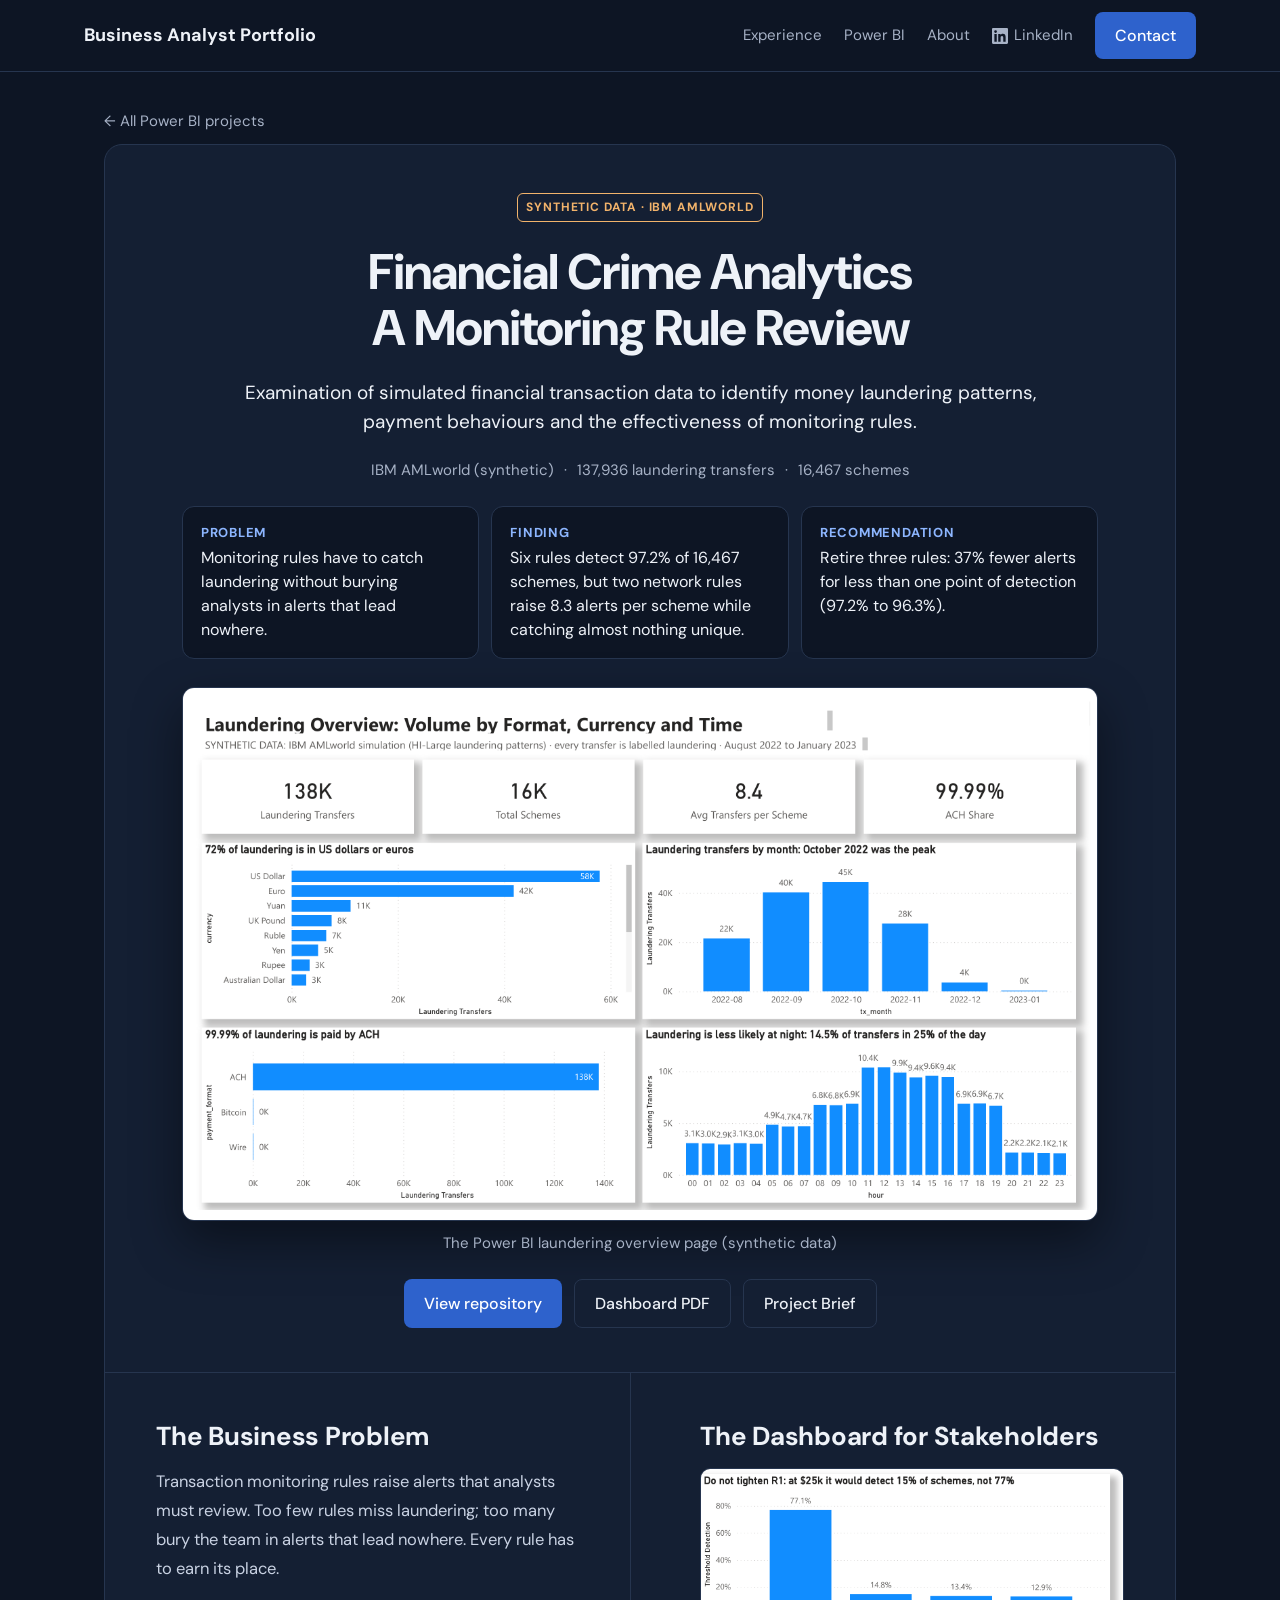
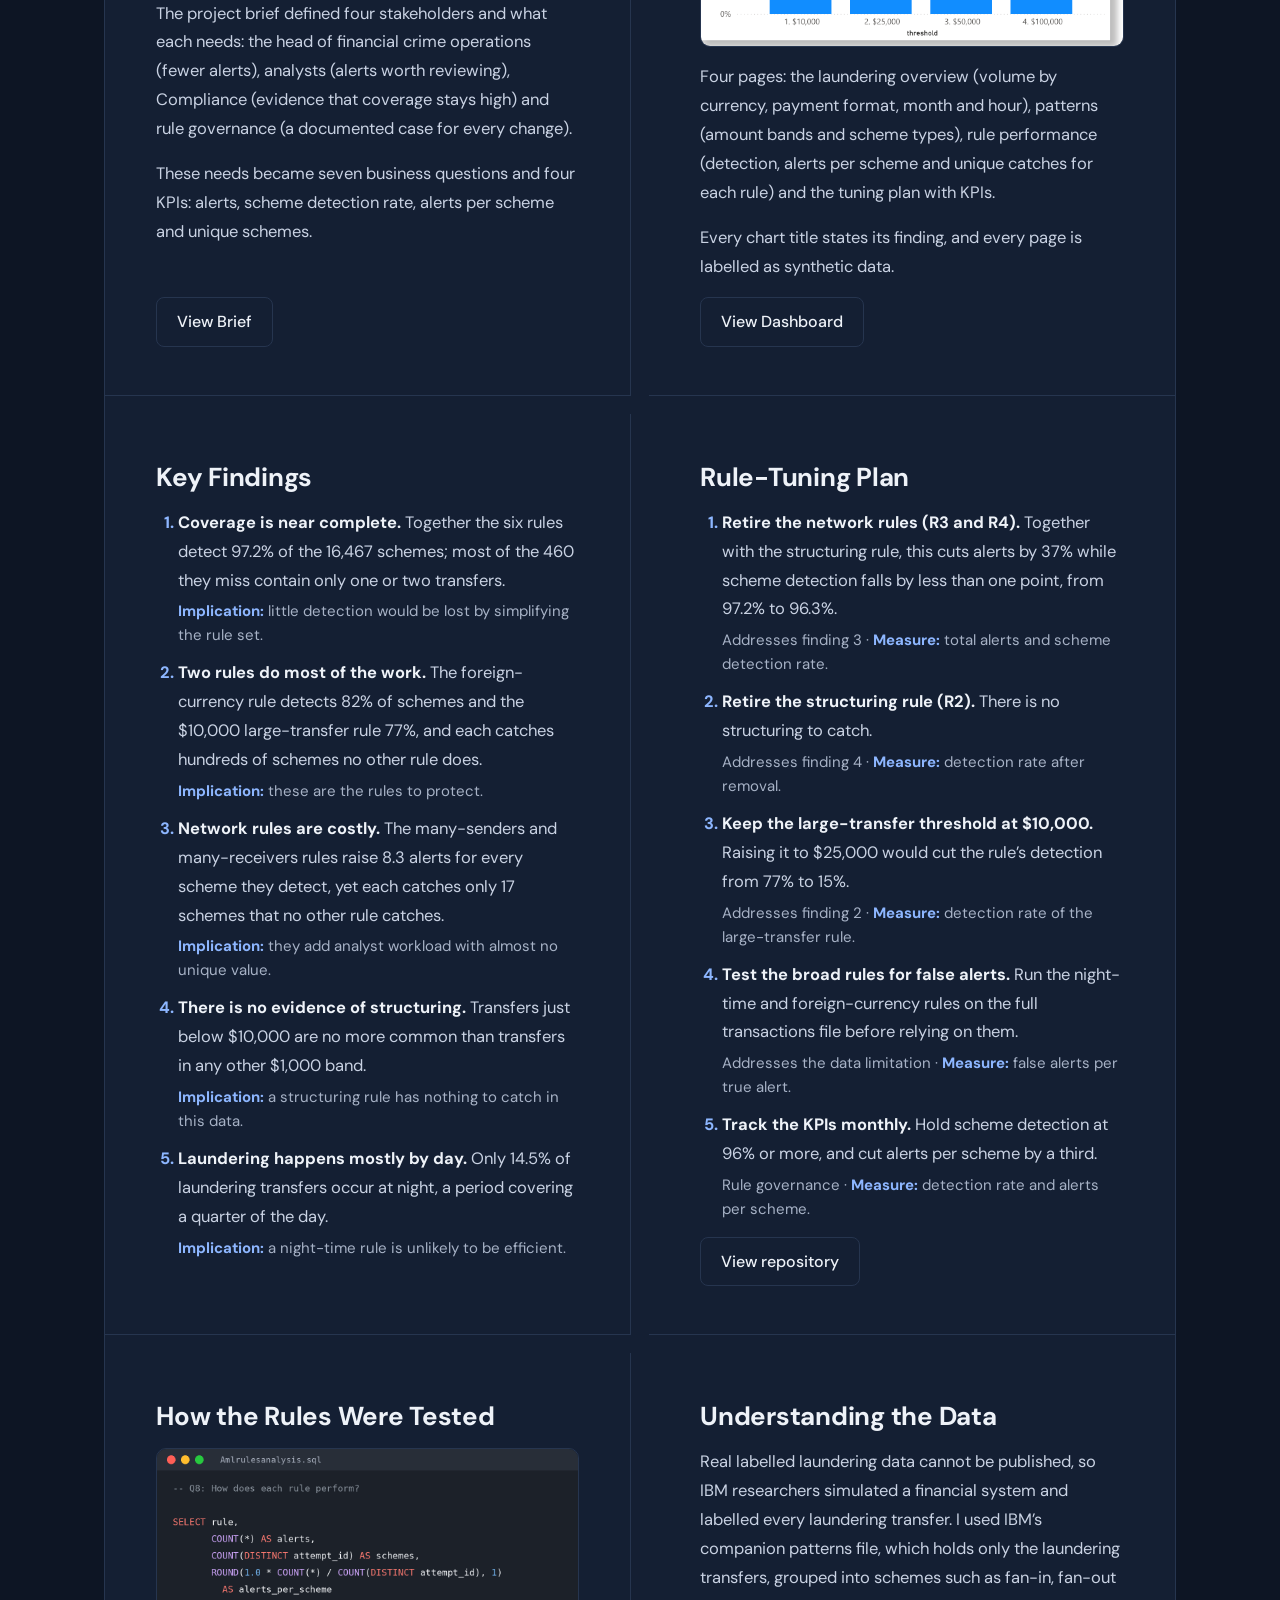
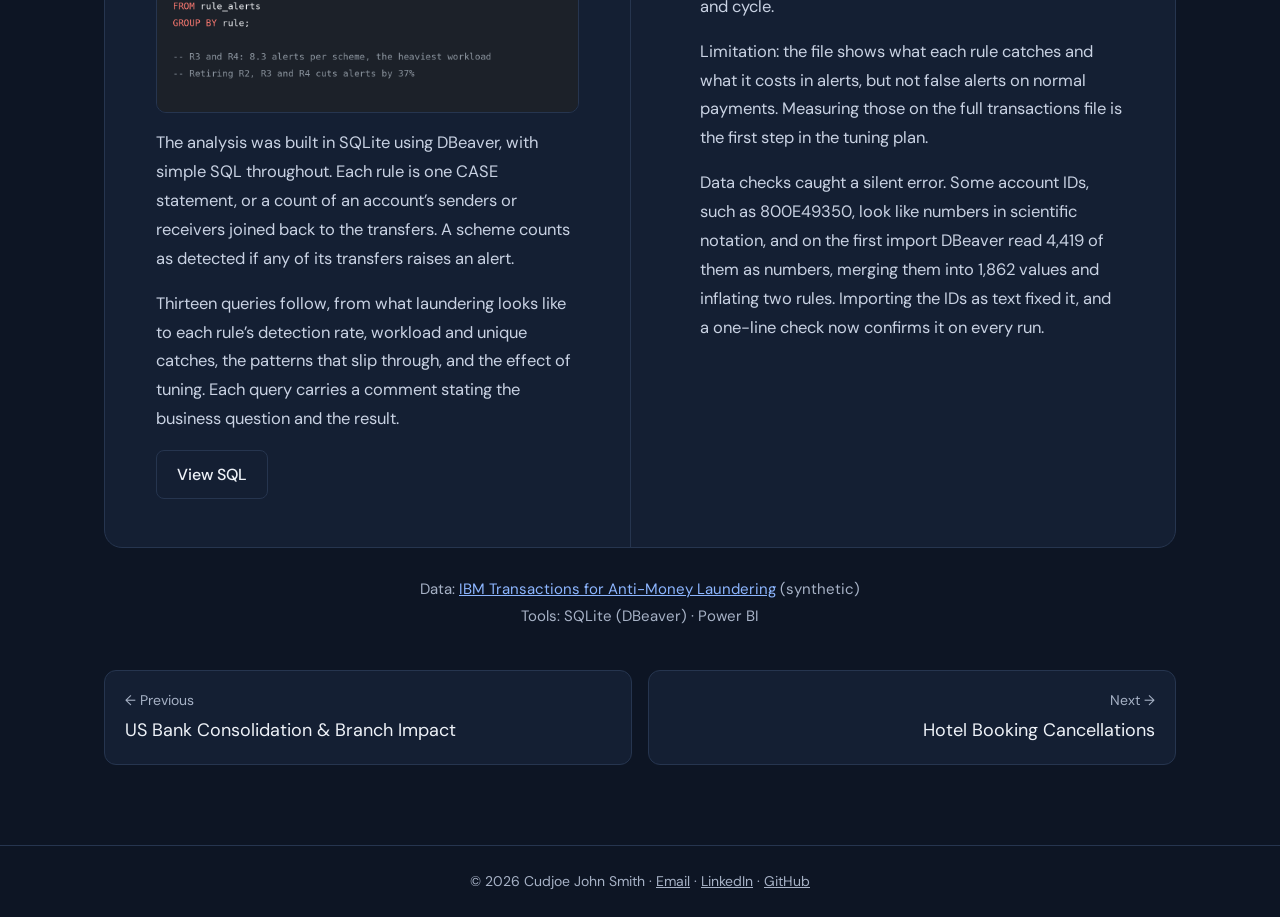
<file: analysis/03-financial-crime/index.html>
<!doctype html>
<html lang="en">
<head>
  <meta charset="utf-8">
  <meta name="viewport" content="width=device-width, initial-scale=1">
  <title>Financial Crime Analytics | Cudjoe John Smith</title>
  <meta name="description" content="Financial crime analytics on synthetic IBM anti-money laundering data using SQL and Power BI: which monitoring rules catch the most laundering for the fewest alerts.">
  <link rel="preconnect" href="https://fonts.googleapis.com">
  <link rel="preconnect" href="https://fonts.gstatic.com" crossorigin>
  <link href="https://fonts.googleapis.com/css2?family=DM+Sans:opsz,wght@9..40,400;9..40,500;9..40,700&family=JetBrains+Mono&display=swap" rel="stylesheet">
  <link rel="stylesheet" href="../../assets/css/style.css">
</head>
<body>
<a class="skip-link" href="#main">Skip to content</a>

<!-- ===== HEADER (same on every page) ===== -->
<header class="site-header">
  <nav class="nav" aria-label="Main">
    <a class="nav-name" href="../../index.html">Business Analyst Portfolio</a>
    <div class="nav-links">
      <a href="../../index.html#work">Experience</a>
      <a href="../../index.html#analysis">Power BI</a>
      <a href="../../index.html#about">About</a>
      <a class="nav-li" aria-label="LinkedIn" href="https://www.linkedin.com/in/c-john-smith/" target="_blank" rel="noopener"><svg class="li-icon" viewBox="0 0 24 24" aria-hidden="true"><path d="M20.45 20.45h-3.56v-5.57c0-1.33-.02-3.04-1.85-3.04-1.85 0-2.14 1.45-2.14 2.94v5.67H9.35V9h3.41v1.56h.05c.48-.9 1.64-1.85 3.37-1.85 3.6 0 4.27 2.37 4.27 5.46v6.28zM5.34 7.43a2.06 2.06 0 1 1 0-4.13 2.06 2.06 0 0 1 0 4.13zM7.12 20.45H3.56V9h3.56v11.45zM22.22 0H1.77C.79 0 0 .77 0 1.73v20.54C0 23.23.79 24 1.77 24h20.45c.98 0 1.78-.77 1.78-1.73V1.73C24 .77 23.2 0 22.22 0z"/></svg><span class="li-text">LinkedIn</span></a>
      <a class="btn" href="../../index.html#contact">Contact</a>
    </div>
  </nav>
</header>

<main id="main" class="analysis">
  <a class="crumb" href="../../index.html#analysis">← All Power BI projects</a>

  <div class="project">
    <!-- ===== 1. TITLE, THREE-POINT SUMMARY, DASHBOARD ===== -->
    <section class="project-top" aria-labelledby="title">
      <span class="label data">Synthetic data · IBM AMLworld</span>
      <h1 id="title">Financial Crime Analytics<br>A Monitoring Rule Review</h1>
      <p class="lede deliverable">Examination of simulated financial transaction data to identify money laundering patterns, payment behaviours and the effectiveness of monitoring rules.</p>
      <p class="meta-line scope"><span>IBM AMLworld (synthetic)</span><span>137,936 laundering transfers</span><span>16,467 schemes</span></p>
      <ul class="glance" aria-label="Project summary">
        <li><span class="glance-key">Problem</span><span>Monitoring rules have to catch laundering without burying analysts in alerts that lead nowhere.</span></li>
        <li><span class="glance-key">Finding</span><span>Six rules detect 97.2% of 16,467 schemes, but two network rules raise 8.3 alerts per scheme while catching almost nothing unique.</span></li>
        <li><span class="glance-key">Recommendation</span><span>Retire three rules: 37% fewer alerts for less than one point of detection (97.2% to 96.3%).</span></li>
      </ul>
      <figure class="dashboard">
        <img src="dashboard.png" alt="Power BI laundering overview showing 137,936 laundering transfers, 16,467 schemes, laundering by currency, by month, by payment format and by hour of the day">
        <figcaption>The Power BI laundering overview page (synthetic data)</figcaption>
      </figure>
      <div class="buttons">
        <a class="btn" href="https://github.com/CJsmith-page/powerbi-financial-crime" target="_blank" rel="noopener">View repository</a>
        <a class="btn btn-secondary" href="https://github.com/CJsmith-page/powerbi-financial-crime/blob/main/dashboard/Financial_Crime_Dashboard.pdf" target="_blank" rel="noopener">Dashboard PDF</a>
        <a class="btn btn-secondary" href="https://github.com/CJsmith-page/powerbi-financial-crime/blob/main/docs/Project_Brief.md" target="_blank" rel="noopener">Project Brief</a>
      </div>
    </section>

    <!-- ===== 2. SECTIONS (two columns) =====
         Each article block is one panel. Add or remove panels in pairs to keep the grid even. -->
    <section class="posts">
      <article>
        <h2>The Business Problem</h2>
        <p>Transaction monitoring rules raise alerts that analysts must review. Too few rules miss laundering; too many bury the team in alerts that lead nowhere. Every rule has to earn its place.</p>
        <p>The project brief defined four stakeholders and what each needs: the head of financial crime operations (fewer alerts), analysts (alerts worth reviewing), Compliance (evidence that coverage stays high) and rule governance (a documented case for every change).</p>
        <p>These needs became seven business questions and four KPIs: alerts, scheme detection rate, alerts per scheme and unique schemes.</p>
        <a class="btn btn-secondary" href="https://github.com/CJsmith-page/powerbi-financial-crime/blob/main/docs/Project_Brief.md" target="_blank" rel="noopener">View Brief</a>
      </article>

      <article>
        <h2>The Dashboard for Stakeholders</h2>
        <a href="https://github.com/CJsmith-page/powerbi-financial-crime/blob/main/dashboard/Financial_Crime_Dashboard.pdf" target="_blank" rel="noopener"><img src="powerbi_preview.png" alt="Column chart showing the large-transfer rule detects 77.1% of schemes at $10,000 but only 14.8% at $25,000"></a>
        <p>Four pages: the laundering overview (volume by currency, payment format, month and hour), patterns (amount bands and scheme types), rule performance (detection, alerts per scheme and unique catches for each rule) and the tuning plan with KPIs.</p>
        <p>Every chart title states its finding, and every page is labelled as synthetic data.</p>
        <a class="btn btn-secondary" href="https://github.com/CJsmith-page/powerbi-financial-crime/blob/main/dashboard/Financial_Crime_Dashboard.pdf" target="_blank" rel="noopener">View Dashboard</a>
      </article>

      <article>
        <h2>Key Findings</h2>
        <ol>
          <li><strong>Coverage is near complete.</strong> Together the six rules detect 97.2% of the 16,467 schemes; most of the 460 they miss contain only one or two transfers.<span class="implication"><b>Implication:</b> little detection would be lost by simplifying the rule set.</span></li>
          <li><strong>Two rules do most of the work.</strong> The foreign-currency rule detects 82% of schemes and the $10,000 large-transfer rule 77%, and each catches hundreds of schemes no other rule does.<span class="implication"><b>Implication:</b> these are the rules to protect.</span></li>
          <li><strong>Network rules are costly.</strong> The many-senders and many-receivers rules raise 8.3 alerts for every scheme they detect, yet each catches only 17 schemes that no other rule catches.<span class="implication"><b>Implication:</b> they add analyst workload with almost no unique value.</span></li>
          <li><strong>There is no evidence of structuring.</strong> Transfers just below $10,000 are no more common than transfers in any other $1,000 band.<span class="implication"><b>Implication:</b> a structuring rule has nothing to catch in this data.</span></li>
          <li><strong>Laundering happens mostly by day.</strong> Only 14.5% of laundering transfers occur at night, a period covering a quarter of the day.<span class="implication"><b>Implication:</b> a night-time rule is unlikely to be efficient.</span></li>
        </ol>
      </article>

      <article>
        <h2>Rule-Tuning Plan</h2>
        <ol>
          <li><strong>Retire the network rules (R3 and R4).</strong> Together with the structuring rule, this cuts alerts by 37% while scheme detection falls by less than one point, from 97.2% to 96.3%.<span class="rec-meta">Addresses finding 3 · <b>Measure:</b> total alerts and scheme detection rate.</span></li>
          <li><strong>Retire the structuring rule (R2).</strong> There is no structuring to catch.<span class="rec-meta">Addresses finding 4 · <b>Measure:</b> detection rate after removal.</span></li>
          <li><strong>Keep the large-transfer threshold at $10,000.</strong> Raising it to $25,000 would cut the rule’s detection from 77% to 15%.<span class="rec-meta">Addresses finding 2 · <b>Measure:</b> detection rate of the large-transfer rule.</span></li>
          <li><strong>Test the broad rules for false alerts.</strong> Run the night-time and foreign-currency rules on the full transactions file before relying on them.<span class="rec-meta">Addresses the data limitation · <b>Measure:</b> false alerts per true alert.</span></li>
          <li><strong>Track the KPIs monthly.</strong> Hold scheme detection at 96% or more, and cut alerts per scheme by a third.<span class="rec-meta">Rule governance · <b>Measure:</b> detection rate and alerts per scheme.</span></li>
        </ol>
        <a class="btn btn-secondary" href="https://github.com/CJsmith-page/powerbi-financial-crime" target="_blank" rel="noopener">View repository</a>
      </article>

      <article>
        <h2>How the Rules Were Tested</h2>
        <a href="https://github.com/CJsmith-page/powerbi-financial-crime/blob/main/sql/Amlrulesanalysis.sql" target="_blank" rel="noopener"><img src="sql_preview.png" alt="SQL query counting alerts, schemes detected and alerts per scheme for each rule"></a>
        <p>The analysis was built in SQLite using DBeaver, with simple SQL throughout. Each rule is one CASE statement, or a count of an account’s senders or receivers joined back to the transfers. A scheme counts as detected if any of its transfers raises an alert.</p>
        <p>Thirteen queries follow, from what laundering looks like to each rule’s detection rate, workload and unique catches, the patterns that slip through, and the effect of tuning. Each query carries a comment stating the business question and the result.</p>
        <a class="btn btn-secondary" href="https://github.com/CJsmith-page/powerbi-financial-crime/blob/main/sql/Amlrulesanalysis.sql" target="_blank" rel="noopener">View SQL</a>
      </article>

      <article>
        <h2>Understanding the Data</h2>
        <p>Real labelled laundering data cannot be published, so IBM researchers simulated a financial system and labelled every laundering transfer. I used IBM’s companion patterns file, which holds only the laundering transfers, grouped into schemes such as fan-in, fan-out and cycle.</p>
        <p>Limitation: the file shows what each rule catches and what it costs in alerts, but not false alerts on normal payments. Measuring those on the full transactions file is the first step in the tuning plan.</p>
        <p>Data checks caught a silent error. Some account IDs, such as 800E49350, look like numbers in scientific notation, and on the first import DBeaver read 4,419 of them as numbers, merging them into 1,862 values and inflating two rules. Importing the IDs as text fixed it, and a one-line check now confirms it on every run.</p>
      </article>
    </section>
  </div>

  <p class="project-source">Data: <a href="https://www.kaggle.com/datasets/ealtman2019/ibm-transactions-for-anti-money-laundering-aml">IBM Transactions for Anti-Money Laundering</a> (synthetic)<br>
  Tools: SQLite (DBeaver) &middot; Power BI</p>

  <!-- ===== 3. PREVIOUS / NEXT ===== -->
  <nav class="pager" aria-label="More Power BI projects">
    <a href="../02-bank-consolidation/index.html"><small>← Previous</small>US Bank Consolidation &amp; Branch Impact</a>
    <a class="next" href="../04-hotel-cancellations/index.html"><small>Next →</small>Hotel Booking Cancellations</a>
  </nav>
</main>

<!-- ===== FOOTER (same on every page) ===== -->
<footer class="site-footer">
  © 2026 Cudjoe John Smith · <a href="mailto:cjohnsmith8@gmail.com">Email</a> · <a href="https://www.linkedin.com/in/c-john-smith/" target="_blank" rel="noopener">LinkedIn</a> · <a href="https://github.com/CJsmith-page" target="_blank" rel="noopener">GitHub</a>
</footer>

</body>
</html>
</file>
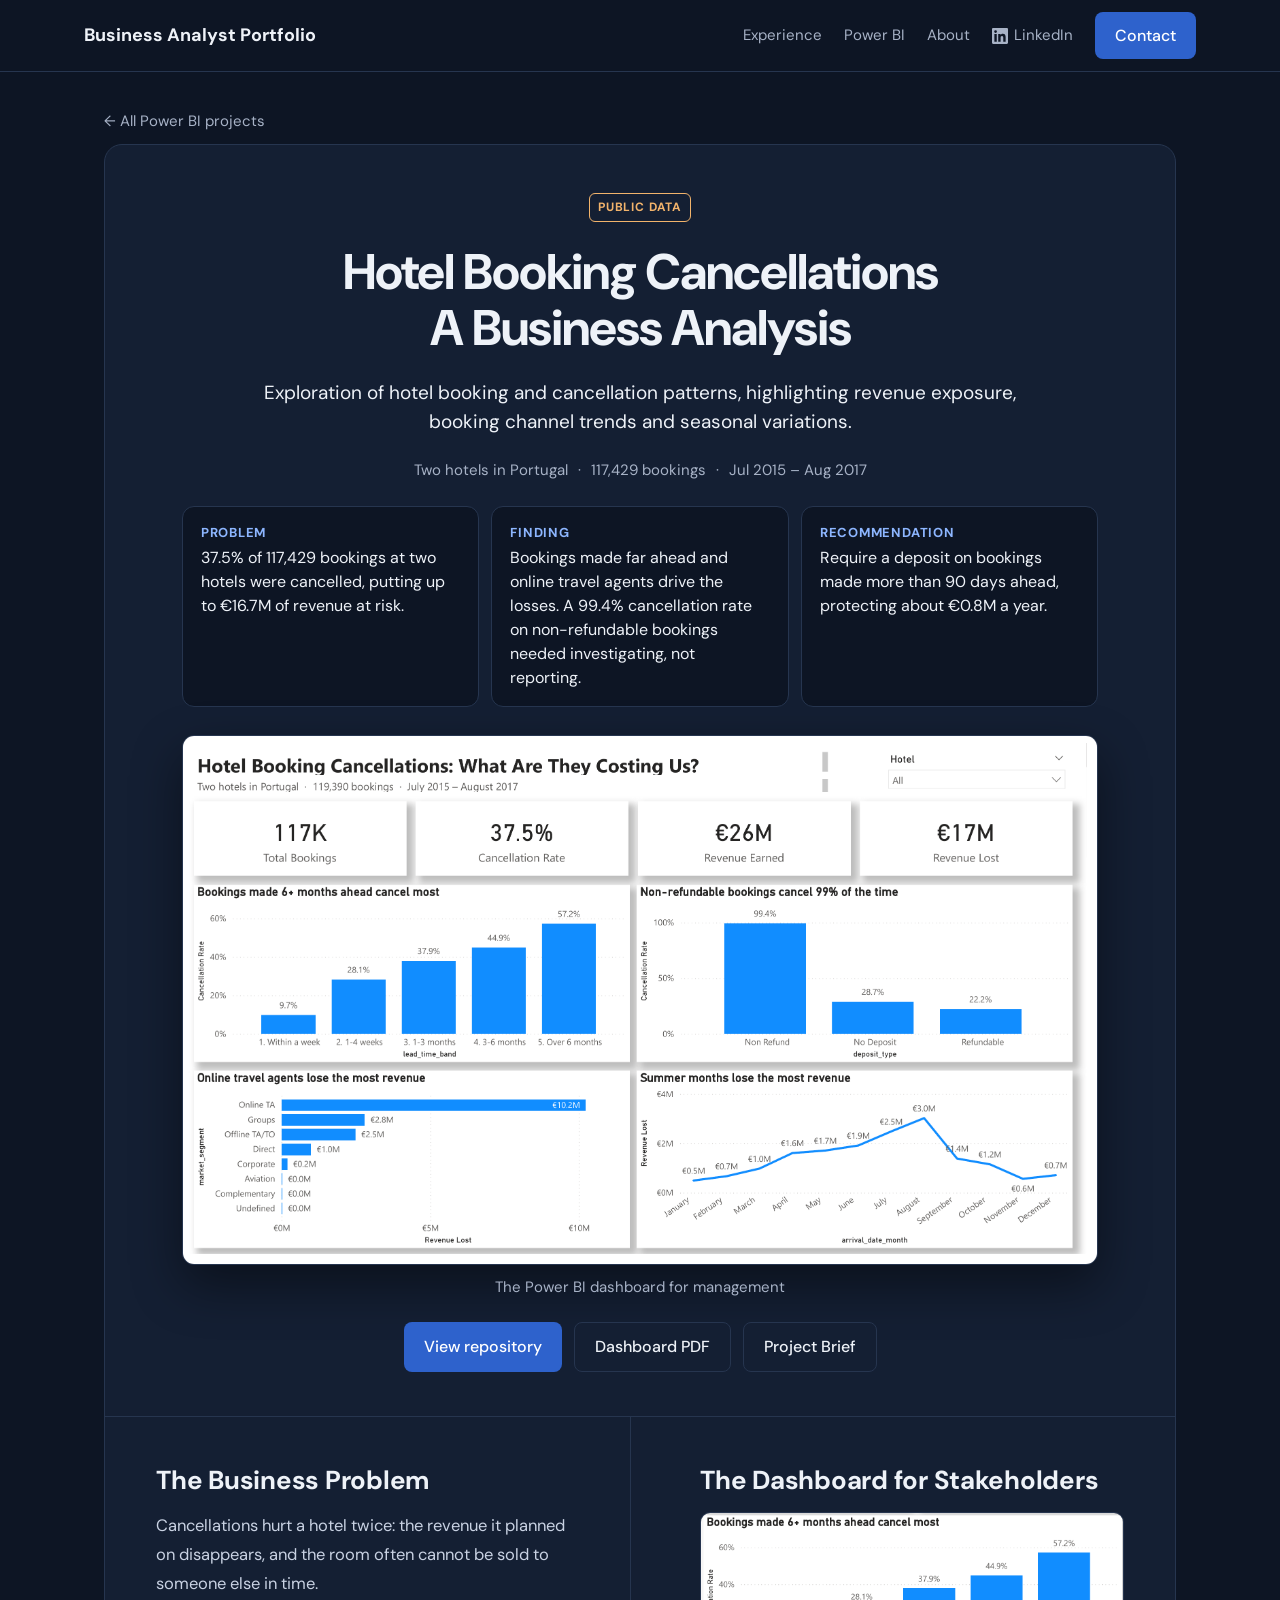
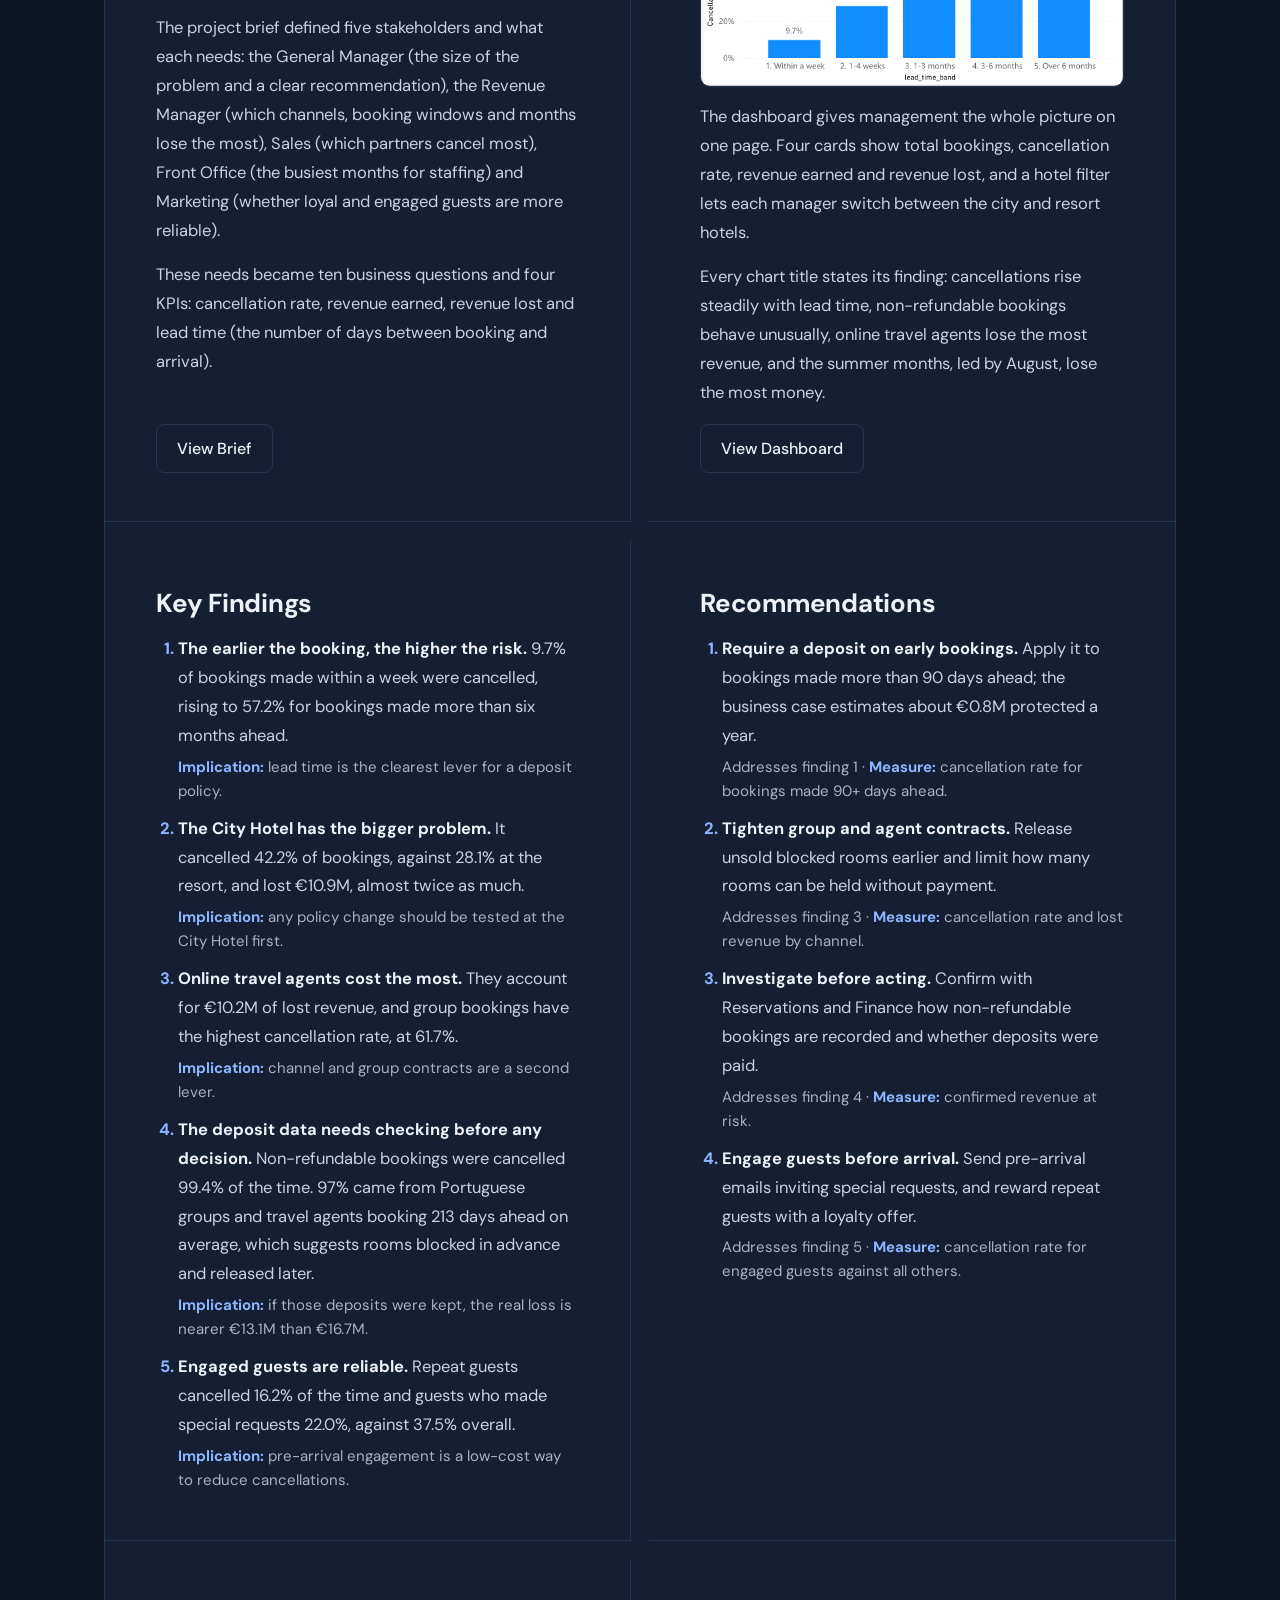
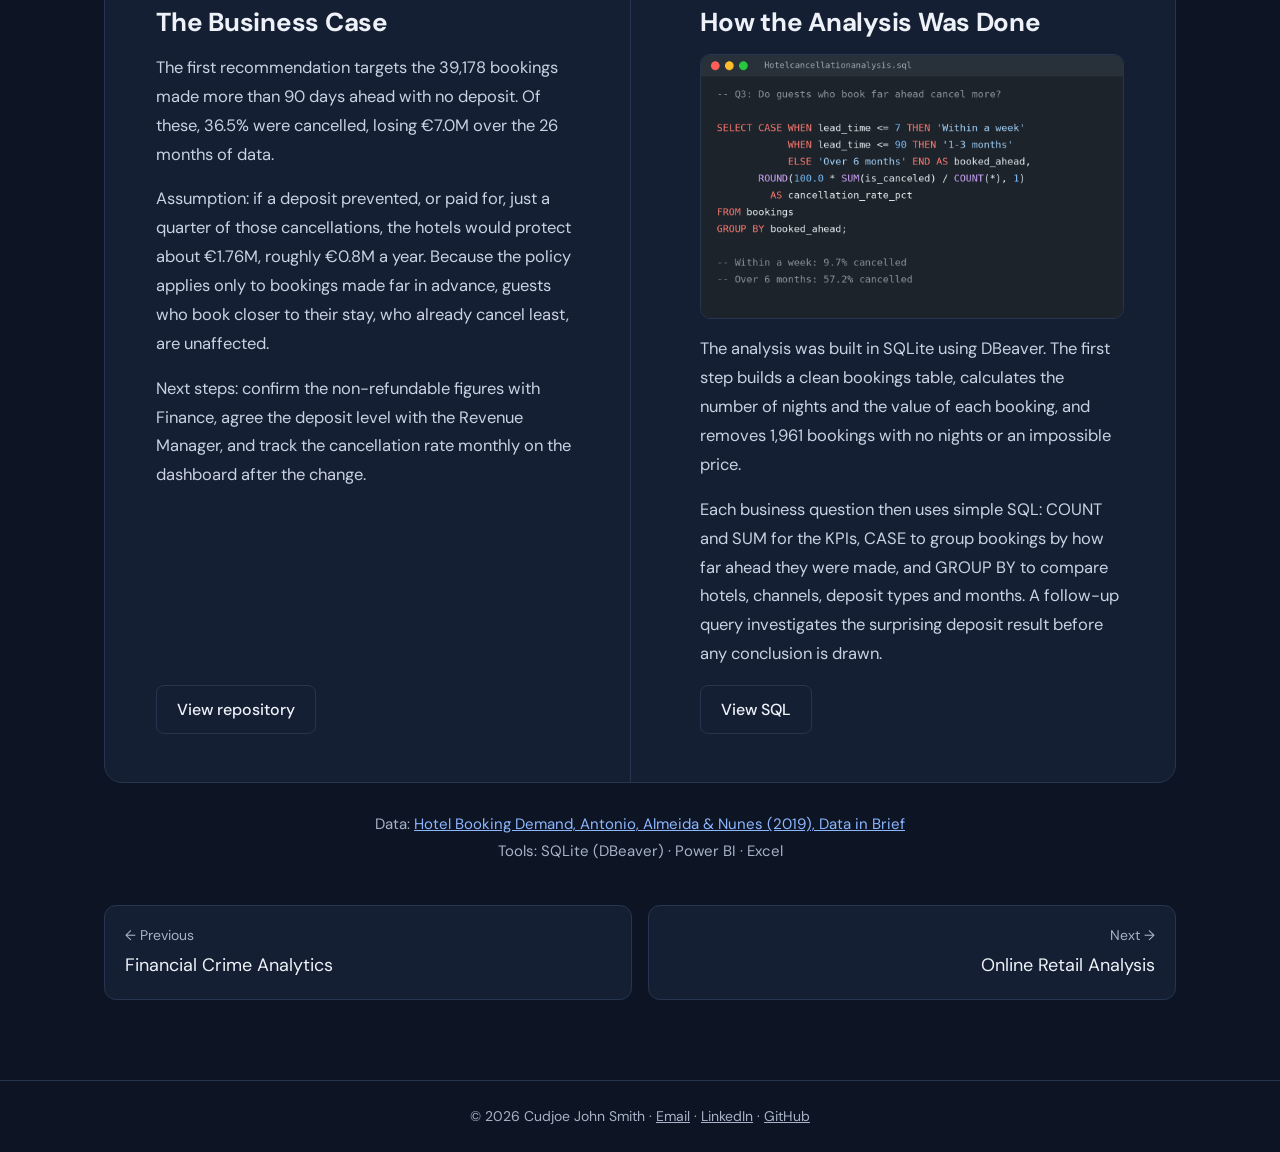
<file: analysis/04-hotel-cancellations/index.html>
<!doctype html>
<html lang="en">
<head>
  <meta charset="utf-8">
  <meta name="viewport" content="width=device-width, initial-scale=1">
  <title>Hotel Booking Cancellations | Cudjoe John Smith</title>
  <meta name="description" content="A business analysis of hotel booking cancellations using SQL and Power BI: where the revenue is lost and which policy would protect it.">
  <link rel="preconnect" href="https://fonts.googleapis.com">
  <link rel="preconnect" href="https://fonts.gstatic.com" crossorigin>
  <link href="https://fonts.googleapis.com/css2?family=DM+Sans:opsz,wght@9..40,400;9..40,500;9..40,700&family=JetBrains+Mono&display=swap" rel="stylesheet">
  <link rel="stylesheet" href="../../assets/css/style.css">
</head>
<body>
<a class="skip-link" href="#main">Skip to content</a>

<!-- ===== HEADER (same on every page) ===== -->
<header class="site-header">
  <nav class="nav" aria-label="Main">
    <a class="nav-name" href="../../index.html">Business Analyst Portfolio</a>
    <div class="nav-links">
      <a href="../../index.html#work">Experience</a>
      <a href="../../index.html#analysis">Power BI</a>
      <a href="../../index.html#about">About</a>
      <a class="nav-li" aria-label="LinkedIn" href="https://www.linkedin.com/in/c-john-smith/" target="_blank" rel="noopener"><svg class="li-icon" viewBox="0 0 24 24" aria-hidden="true"><path d="M20.45 20.45h-3.56v-5.57c0-1.33-.02-3.04-1.85-3.04-1.85 0-2.14 1.45-2.14 2.94v5.67H9.35V9h3.41v1.56h.05c.48-.9 1.64-1.85 3.37-1.85 3.6 0 4.27 2.37 4.27 5.46v6.28zM5.34 7.43a2.06 2.06 0 1 1 0-4.13 2.06 2.06 0 0 1 0 4.13zM7.12 20.45H3.56V9h3.56v11.45zM22.22 0H1.77C.79 0 0 .77 0 1.73v20.54C0 23.23.79 24 1.77 24h20.45c.98 0 1.78-.77 1.78-1.73V1.73C24 .77 23.2 0 22.22 0z"/></svg><span class="li-text">LinkedIn</span></a>
      <a class="btn" href="../../index.html#contact">Contact</a>
    </div>
  </nav>
</header>

<main id="main" class="analysis">
  <a class="crumb" href="../../index.html#analysis">← All Power BI projects</a>

  <div class="project">
    <!-- ===== 1. TITLE, THREE-POINT SUMMARY, DASHBOARD ===== -->
    <section class="project-top" aria-labelledby="title">
      <span class="label data">Public data</span>
      <h1 id="title">Hotel Booking Cancellations<br>A Business Analysis</h1>
      <p class="lede deliverable">Exploration of hotel booking and cancellation patterns, highlighting revenue exposure, booking channel trends and seasonal variations.</p>
      <p class="meta-line scope"><span>Two hotels in Portugal</span><span>117,429 bookings</span><span>Jul 2015 – Aug 2017</span></p>
      <ul class="glance" aria-label="Project summary">
        <li><span class="glance-key">Problem</span><span>37.5% of 117,429 bookings at two hotels were cancelled, putting up to €16.7M of revenue at risk.</span></li>
        <li><span class="glance-key">Finding</span><span>Bookings made far ahead and online travel agents drive the losses. A 99.4% cancellation rate on non-refundable bookings needed investigating, not reporting.</span></li>
        <li><span class="glance-key">Recommendation</span><span>Require a deposit on bookings made more than 90 days ahead, protecting about €0.8M a year.</span></li>
      </ul>
      <figure class="dashboard">
        <img src="dashboard.png" alt="Power BI dashboard showing total bookings, cancellation rate, revenue earned and lost, and cancellation rates by booking window, deposit type, sales channel and month">
        <figcaption>The Power BI dashboard for management</figcaption>
      </figure>
      <div class="buttons">
        <a class="btn" href="https://github.com/CJsmith-page/powerbi-hotel-cancellations" target="_blank" rel="noopener">View repository</a>
        <a class="btn btn-secondary" href="https://github.com/CJsmith-page/powerbi-hotel-cancellations/blob/main/dashboard/Hotel_Cancellation_Dashboard.pdf" target="_blank" rel="noopener">Dashboard PDF</a>
        <a class="btn btn-secondary" href="https://github.com/CJsmith-page/powerbi-hotel-cancellations/blob/main/docs/Project_Brief.md" target="_blank" rel="noopener">Project Brief</a>
      </div>
    </section>

    <!-- ===== 2. SECTIONS (two columns) =====
         Each article block is one panel. Add or remove panels in pairs to keep the grid even. -->
    <section class="posts">
      <article>
        <h2>The Business Problem</h2>
        <p>Cancellations hurt a hotel twice: the revenue it planned on disappears, and the room often cannot be sold to someone else in time.</p>
        <p>The project brief defined five stakeholders and what each needs: the General Manager (the size of the problem and a clear recommendation), the Revenue Manager (which channels, booking windows and months lose the most), Sales (which partners cancel most), Front Office (the busiest months for staffing) and Marketing (whether loyal and engaged guests are more reliable).</p>
        <p>These needs became ten business questions and four KPIs: cancellation rate, revenue earned, revenue lost and lead time (the number of days between booking and arrival).</p>
        <a class="btn btn-secondary" href="https://github.com/CJsmith-page/powerbi-hotel-cancellations/blob/main/docs/Project_Brief.md" target="_blank" rel="noopener">View Brief</a>
      </article>

      <article>
        <h2>The Dashboard for Stakeholders</h2>
        <a href="https://github.com/CJsmith-page/powerbi-hotel-cancellations/blob/main/dashboard/Hotel_Cancellation_Dashboard.pdf" target="_blank" rel="noopener"><img src="powerbi_preview.png" alt="Column chart showing cancellation rate rising from 9.7% for bookings made within a week to 57.2% for bookings made over six months ahead"></a>
        <p>The dashboard gives management the whole picture on one page. Four cards show total bookings, cancellation rate, revenue earned and revenue lost, and a hotel filter lets each manager switch between the city and resort hotels.</p>
        <p>Every chart title states its finding: cancellations rise steadily with lead time, non-refundable bookings behave unusually, online travel agents lose the most revenue, and the summer months, led by August, lose the most money.</p>
        <a class="btn btn-secondary" href="https://github.com/CJsmith-page/powerbi-hotel-cancellations/blob/main/dashboard/Hotel_Cancellation_Dashboard.pdf" target="_blank" rel="noopener">View Dashboard</a>
      </article>

      <article>
        <h2>Key Findings</h2>
        <ol>
          <li><strong>The earlier the booking, the higher the risk.</strong> 9.7% of bookings made within a week were cancelled, rising to 57.2% for bookings made more than six months ahead.<span class="implication"><b>Implication:</b> lead time is the clearest lever for a deposit policy.</span></li>
          <li><strong>The City Hotel has the bigger problem.</strong> It cancelled 42.2% of bookings, against 28.1% at the resort, and lost €10.9M, almost twice as much.<span class="implication"><b>Implication:</b> any policy change should be tested at the City Hotel first.</span></li>
          <li><strong>Online travel agents cost the most.</strong> They account for €10.2M of lost revenue, and group bookings have the highest cancellation rate, at 61.7%.<span class="implication"><b>Implication:</b> channel and group contracts are a second lever.</span></li>
          <li><strong>The deposit data needs checking before any decision.</strong> Non-refundable bookings were cancelled 99.4% of the time. 97% came from Portuguese groups and travel agents booking 213 days ahead on average, which suggests rooms blocked in advance and released later.<span class="implication"><b>Implication:</b> if those deposits were kept, the real loss is nearer €13.1M than €16.7M.</span></li>
          <li><strong>Engaged guests are reliable.</strong> Repeat guests cancelled 16.2% of the time and guests who made special requests 22.0%, against 37.5% overall.<span class="implication"><b>Implication:</b> pre-arrival engagement is a low-cost way to reduce cancellations.</span></li>
        </ol>
      </article>

      <article>
        <h2>Recommendations</h2>
        <ol>
          <li><strong>Require a deposit on early bookings.</strong> Apply it to bookings made more than 90 days ahead; the business case estimates about €0.8M protected a year.<span class="rec-meta">Addresses finding 1 · <b>Measure:</b> cancellation rate for bookings made 90+ days ahead.</span></li>
          <li><strong>Tighten group and agent contracts.</strong> Release unsold blocked rooms earlier and limit how many rooms can be held without payment.<span class="rec-meta">Addresses finding 3 · <b>Measure:</b> cancellation rate and lost revenue by channel.</span></li>
          <li><strong>Investigate before acting.</strong> Confirm with Reservations and Finance how non-refundable bookings are recorded and whether deposits were paid.<span class="rec-meta">Addresses finding 4 · <b>Measure:</b> confirmed revenue at risk.</span></li>
          <li><strong>Engage guests before arrival.</strong> Send pre-arrival emails inviting special requests, and reward repeat guests with a loyalty offer.<span class="rec-meta">Addresses finding 5 · <b>Measure:</b> cancellation rate for engaged guests against all others.</span></li>
        </ol>
      </article>

      <article>
        <h2>The Business Case</h2>
        <p>The first recommendation targets the 39,178 bookings made more than 90 days ahead with no deposit. Of these, 36.5% were cancelled, losing €7.0M over the 26 months of data.</p>
        <p>Assumption: if a deposit prevented, or paid for, just a quarter of those cancellations, the hotels would protect about €1.76M, roughly €0.8M a year. Because the policy applies only to bookings made far in advance, guests who book closer to their stay, who already cancel least, are unaffected.</p>
        <p>Next steps: confirm the non-refundable figures with Finance, agree the deposit level with the Revenue Manager, and track the cancellation rate monthly on the dashboard after the change.</p>
        <a class="btn btn-secondary" href="https://github.com/CJsmith-page/powerbi-hotel-cancellations" target="_blank" rel="noopener">View repository</a>
      </article>

      <article>
        <h2>How the Analysis Was Done</h2>
        <a href="https://github.com/CJsmith-page/powerbi-hotel-cancellations/blob/main/sql/Hotelcancellationanalysis.sql" target="_blank" rel="noopener"><img src="sql_preview.png" alt="SQL query comparing cancellation rates by how far ahead guests booked"></a>
        <p>The analysis was built in SQLite using DBeaver. The first step builds a clean bookings table, calculates the number of nights and the value of each booking, and removes 1,961 bookings with no nights or an impossible price.</p>
        <p>Each business question then uses simple SQL: COUNT and SUM for the KPIs, CASE to group bookings by how far ahead they were made, and GROUP BY to compare hotels, channels, deposit types and months. A follow-up query investigates the surprising deposit result before any conclusion is drawn.</p>
        <a class="btn btn-secondary" href="https://github.com/CJsmith-page/powerbi-hotel-cancellations/blob/main/sql/Hotelcancellationanalysis.sql" target="_blank" rel="noopener">View SQL</a>
      </article>
    </section>
  </div>

  <p class="project-source">Data: <a href="https://doi.org/10.1016/j.dib.2018.11.126">Hotel Booking Demand, Antonio, Almeida &amp; Nunes (2019), Data in Brief</a><br>
  Tools: SQLite (DBeaver) &middot; Power BI &middot; Excel</p>

  <!-- ===== 3. PREVIOUS / NEXT ===== -->
  <nav class="pager" aria-label="More Power BI projects">
    <a href="../03-financial-crime/index.html"><small>← Previous</small>Financial Crime Analytics</a>
    <a class="next" href="../05-online-retail/index.html"><small>Next →</small>Online Retail Analysis</a>
  </nav>
</main>

<!-- ===== FOOTER (same on every page) ===== -->
<footer class="site-footer">
  © 2026 Cudjoe John Smith · <a href="mailto:cjohnsmith8@gmail.com">Email</a> · <a href="https://www.linkedin.com/in/c-john-smith/" target="_blank" rel="noopener">LinkedIn</a> · <a href="https://github.com/CJsmith-page" target="_blank" rel="noopener">GitHub</a>
</footer>

</body>
</html>
</file>
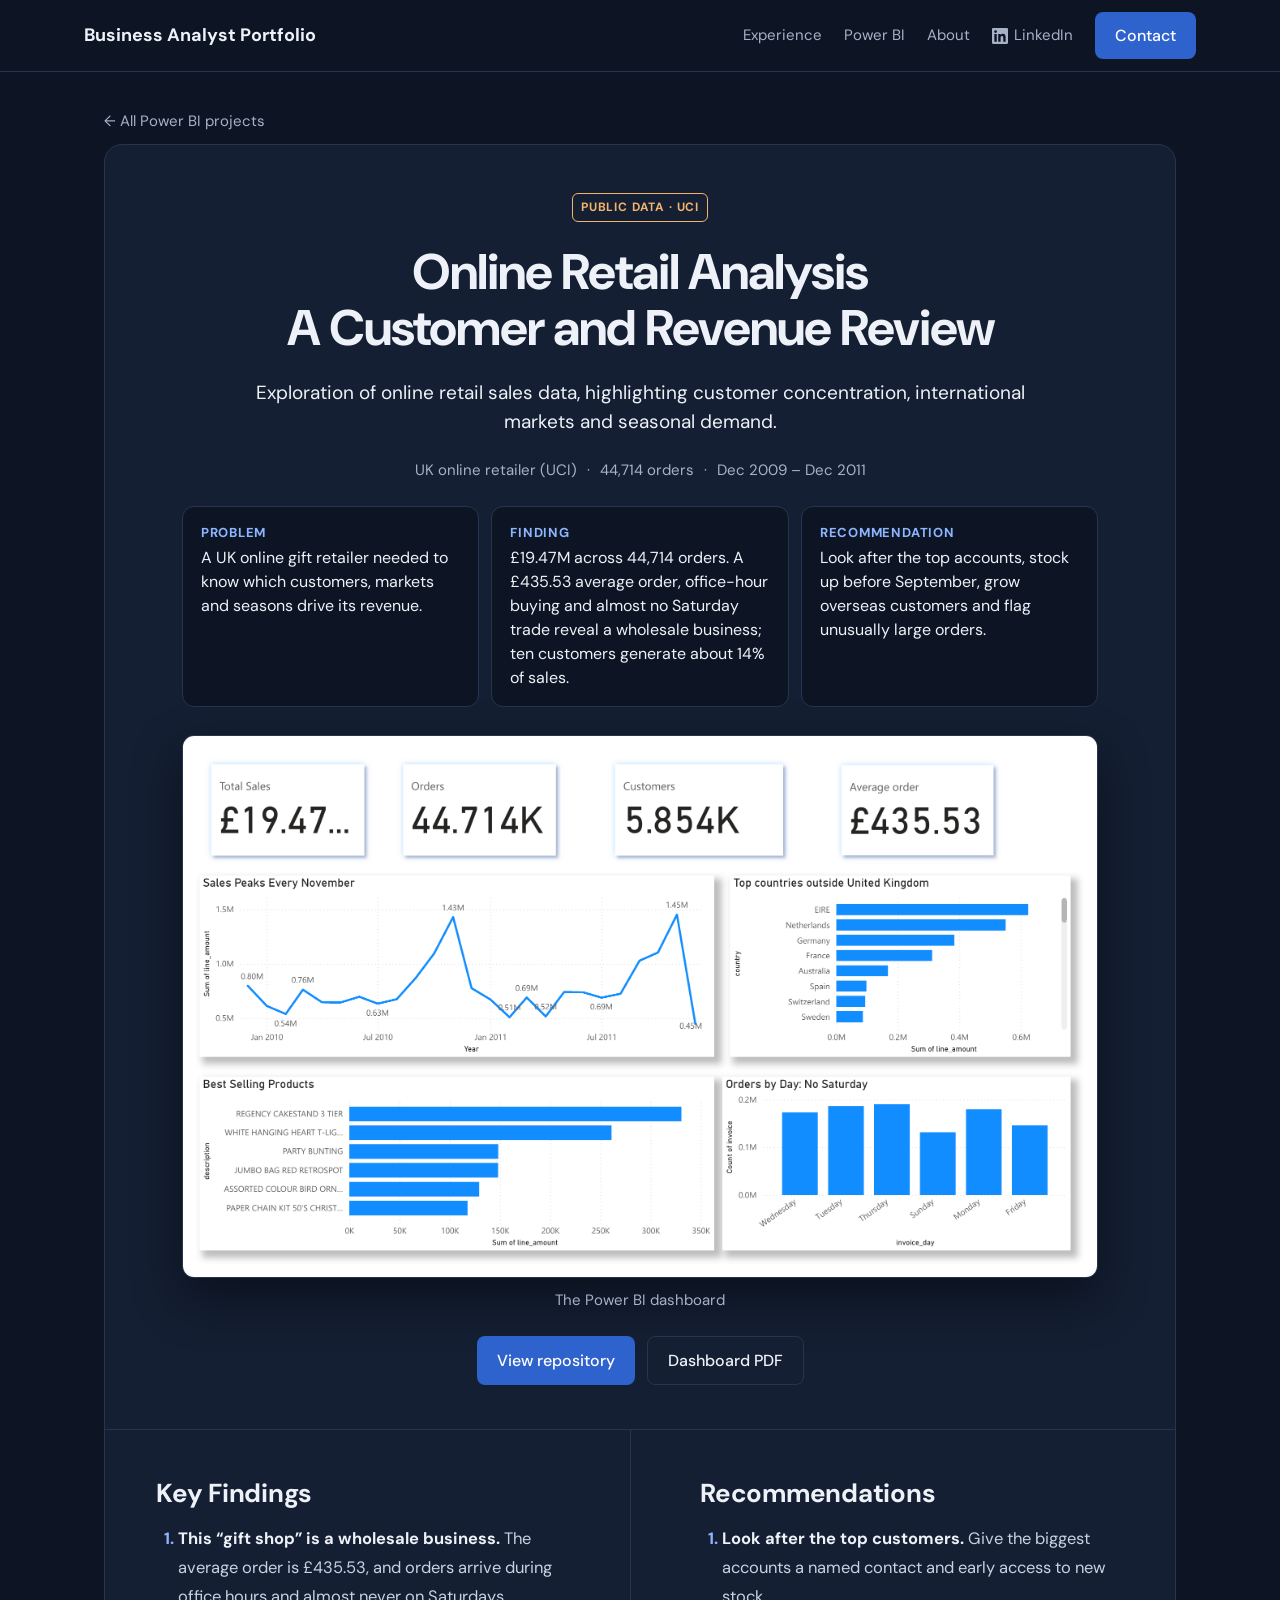
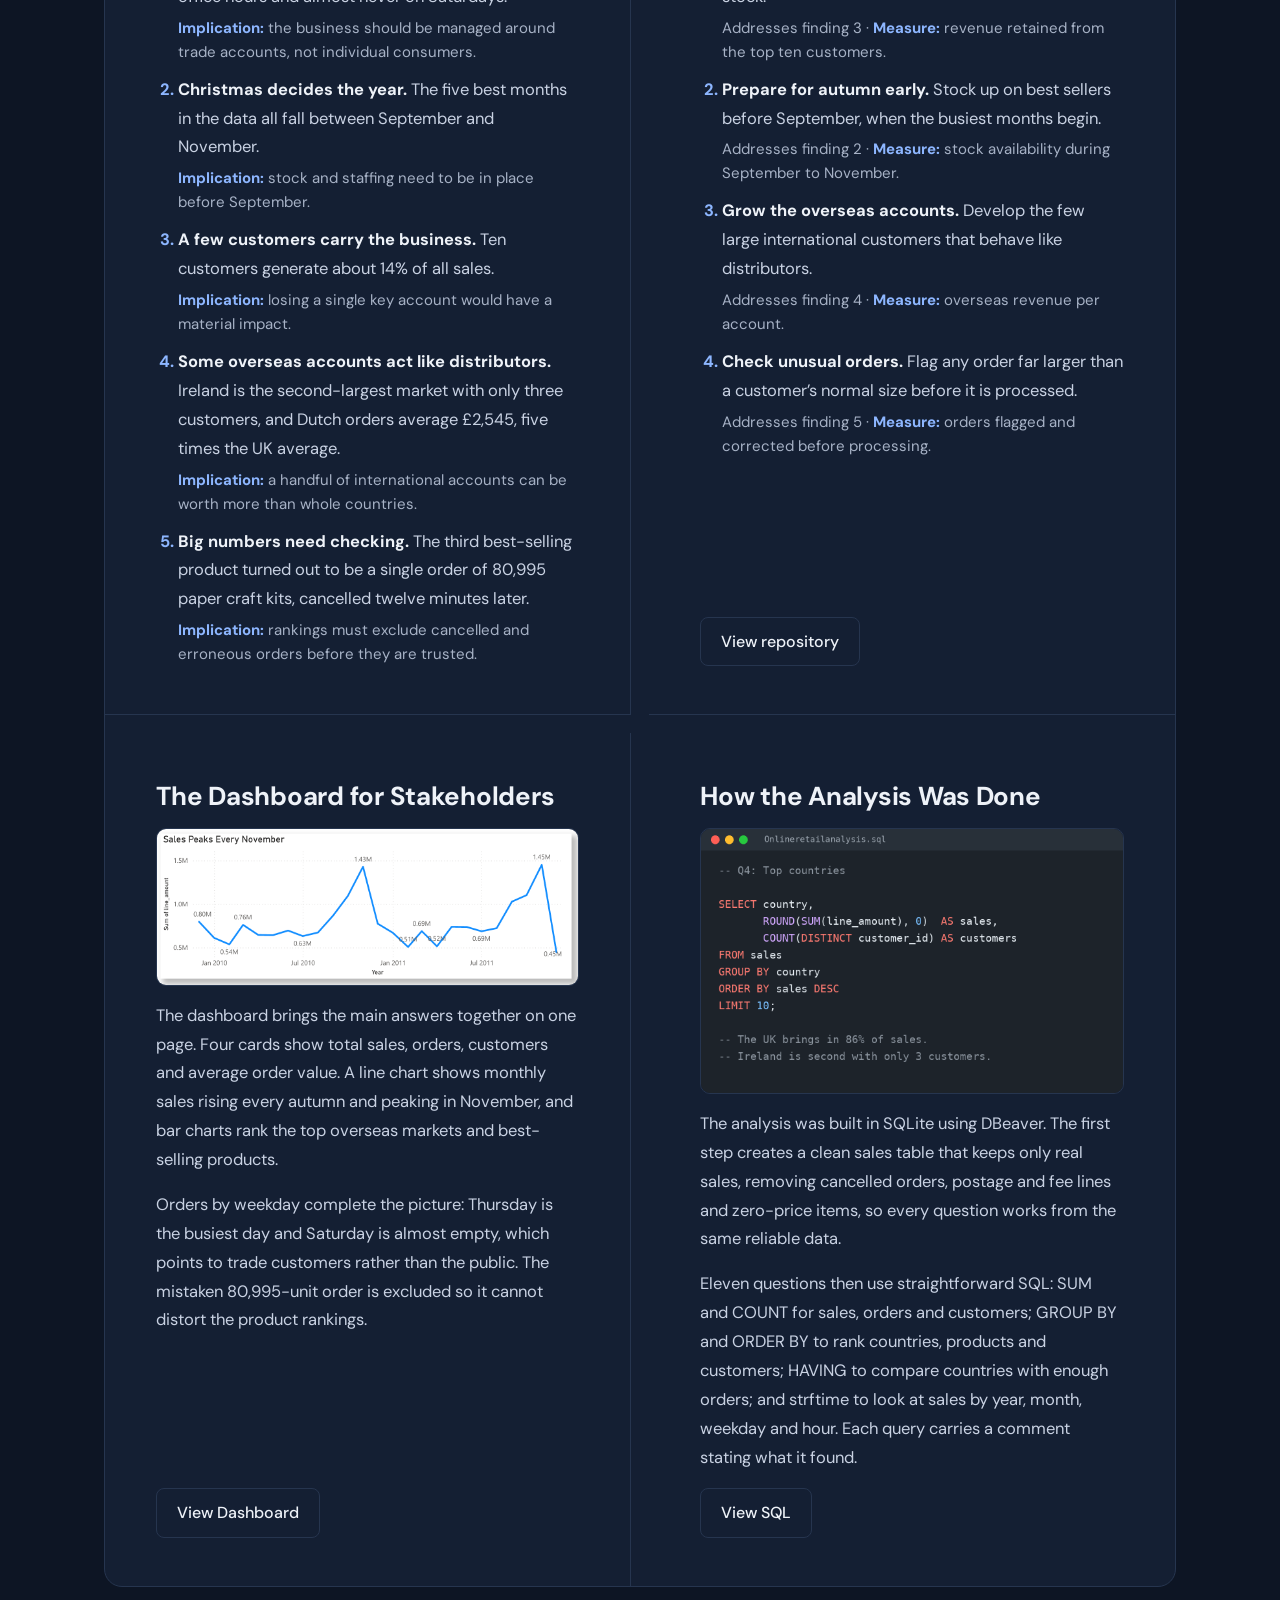
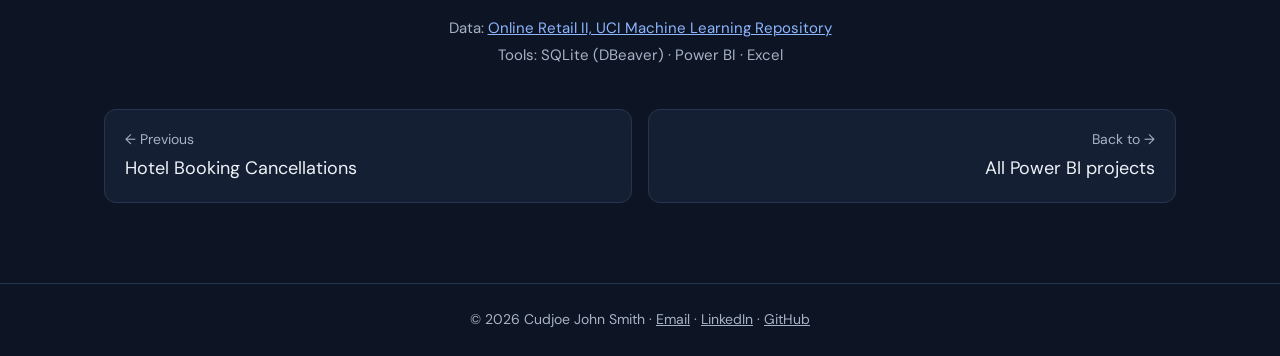
<file: analysis/05-online-retail/index.html>
<!doctype html>
<html lang="en">
<head>
  <meta charset="utf-8">
  <meta name="viewport" content="width=device-width, initial-scale=1">
  <title>Online Retail Analysis | Cudjoe John Smith</title>
  <meta name="description" content="A Power BI dashboard for a UK online retailer, built from two years of sales data: who the customers are, which markets and seasons drive revenue, and what to do about it.">
  <link rel="preconnect" href="https://fonts.googleapis.com">
  <link rel="preconnect" href="https://fonts.gstatic.com" crossorigin>
  <link href="https://fonts.googleapis.com/css2?family=DM+Sans:opsz,wght@9..40,400;9..40,500;9..40,700&family=JetBrains+Mono&display=swap" rel="stylesheet">
  <link rel="stylesheet" href="../../assets/css/style.css">
</head>
<body>
<a class="skip-link" href="#main">Skip to content</a>

<!-- ===== HEADER (same on every page) ===== -->
<header class="site-header">
  <nav class="nav" aria-label="Main">
    <a class="nav-name" href="../../index.html">Business Analyst Portfolio</a>
    <div class="nav-links">
      <a href="../../index.html#work">Experience</a>
      <a href="../../index.html#analysis">Power BI</a>
      <a href="../../index.html#about">About</a>
      <a class="nav-li" aria-label="LinkedIn" href="https://www.linkedin.com/in/c-john-smith/" target="_blank" rel="noopener"><svg class="li-icon" viewBox="0 0 24 24" aria-hidden="true"><path d="M20.45 20.45h-3.56v-5.57c0-1.33-.02-3.04-1.85-3.04-1.85 0-2.14 1.45-2.14 2.94v5.67H9.35V9h3.41v1.56h.05c.48-.9 1.64-1.85 3.37-1.85 3.6 0 4.27 2.37 4.27 5.46v6.28zM5.34 7.43a2.06 2.06 0 1 1 0-4.13 2.06 2.06 0 0 1 0 4.13zM7.12 20.45H3.56V9h3.56v11.45zM22.22 0H1.77C.79 0 0 .77 0 1.73v20.54C0 23.23.79 24 1.77 24h20.45c.98 0 1.78-.77 1.78-1.73V1.73C24 .77 23.2 0 22.22 0z"/></svg><span class="li-text">LinkedIn</span></a>
      <a class="btn" href="../../index.html#contact">Contact</a>
    </div>
  </nav>
</header>

<main id="main" class="analysis">
  <a class="crumb" href="../../index.html#analysis">← All Power BI projects</a>

  <div class="project">
    <!-- ===== 1. TITLE, THREE-POINT SUMMARY, DASHBOARD ===== -->
    <section class="project-top" aria-labelledby="title">
      <span class="label data">Public data · UCI</span>
      <h1 id="title">Online Retail Analysis<br>A Customer and Revenue Review</h1>
      <p class="lede deliverable">Exploration of online retail sales data, highlighting customer concentration, international markets and seasonal demand.</p>
      <p class="meta-line scope"><span>UK online retailer (UCI)</span><span>44,714 orders</span><span>Dec 2009 – Dec 2011</span></p>
      <ul class="glance" aria-label="Project summary">
        <li><span class="glance-key">Problem</span><span>A UK online gift retailer needed to know which customers, markets and seasons drive its revenue.</span></li>
        <li><span class="glance-key">Finding</span><span>£19.47M across 44,714 orders. A £435.53 average order, office-hour buying and almost no Saturday trade reveal a wholesale business; ten customers generate about 14% of sales.</span></li>
        <li><span class="glance-key">Recommendation</span><span>Look after the top accounts, stock up before September, grow overseas customers and flag unusually large orders.</span></li>
      </ul>
      <figure class="dashboard">
        <img src="dashboard.png" alt="Power BI dashboard showing total sales, orders, customers, average order, monthly sales, top countries, best-selling products and orders by day">
        <figcaption>The Power BI dashboard</figcaption>
      </figure>
      <div class="buttons">
        <a class="btn" href="https://github.com/CJsmith-page/powerbi-online-retail" target="_blank" rel="noopener">View repository</a>
        <a class="btn btn-secondary" href="https://github.com/CJsmith-page/powerbi-online-retail/blob/main/dashboard/PBI_Online_Retail_Analysis.pdf" target="_blank" rel="noopener">Dashboard PDF</a>
      </div>
    </section>

    <!-- ===== 2. SECTIONS (two columns) =====
         Each article block is one panel. Add or remove panels in pairs to keep the grid even. -->
    <section class="posts">
      <article>
        <h2>Key Findings</h2>
        <ol>
          <li><strong>This “gift shop” is a wholesale business.</strong> The average order is £435.53, and orders arrive during office hours and almost never on Saturdays.<span class="implication"><b>Implication:</b> the business should be managed around trade accounts, not individual consumers.</span></li>
          <li><strong>Christmas decides the year.</strong> The five best months in the data all fall between September and November.<span class="implication"><b>Implication:</b> stock and staffing need to be in place before September.</span></li>
          <li><strong>A few customers carry the business.</strong> Ten customers generate about 14% of all sales.<span class="implication"><b>Implication:</b> losing a single key account would have a material impact.</span></li>
          <li><strong>Some overseas accounts act like distributors.</strong> Ireland is the second-largest market with only three customers, and Dutch orders average £2,545, five times the UK average.<span class="implication"><b>Implication:</b> a handful of international accounts can be worth more than whole countries.</span></li>
          <li><strong>Big numbers need checking.</strong> The third best-selling product turned out to be a single order of 80,995 paper craft kits, cancelled twelve minutes later.<span class="implication"><b>Implication:</b> rankings must exclude cancelled and erroneous orders before they are trusted.</span></li>
        </ol>
      </article>

      <article>
        <h2>Recommendations</h2>
        <ol>
          <li><strong>Look after the top customers.</strong> Give the biggest accounts a named contact and early access to new stock.<span class="rec-meta">Addresses finding 3 · <b>Measure:</b> revenue retained from the top ten customers.</span></li>
          <li><strong>Prepare for autumn early.</strong> Stock up on best sellers before September, when the busiest months begin.<span class="rec-meta">Addresses finding 2 · <b>Measure:</b> stock availability during September to November.</span></li>
          <li><strong>Grow the overseas accounts.</strong> Develop the few large international customers that behave like distributors.<span class="rec-meta">Addresses finding 4 · <b>Measure:</b> overseas revenue per account.</span></li>
          <li><strong>Check unusual orders.</strong> Flag any order far larger than a customer’s normal size before it is processed.<span class="rec-meta">Addresses finding 5 · <b>Measure:</b> orders flagged and corrected before processing.</span></li>
        </ol>
        <a class="btn btn-secondary" href="https://github.com/CJsmith-page/powerbi-online-retail" target="_blank" rel="noopener">View repository</a>
      </article>

      <article>
        <h2>The Dashboard for Stakeholders</h2>
        <a href="https://github.com/CJsmith-page/powerbi-online-retail/blob/main/dashboard/PBI_Online_Retail_Analysis.pdf" target="_blank" rel="noopener"><img src="powerbi_preview.png" alt="Line chart of monthly sales peaking every November"></a>
        <p>The dashboard brings the main answers together on one page. Four cards show total sales, orders, customers and average order value. A line chart shows monthly sales rising every autumn and peaking in November, and bar charts rank the top overseas markets and best-selling products.</p>
        <p>Orders by weekday complete the picture: Thursday is the busiest day and Saturday is almost empty, which points to trade customers rather than the public. The mistaken 80,995-unit order is excluded so it cannot distort the product rankings.</p>
        <a class="btn btn-secondary" href="https://github.com/CJsmith-page/powerbi-online-retail/blob/main/dashboard/PBI_Online_Retail_Analysis.pdf" target="_blank" rel="noopener">View Dashboard</a>
      </article>

      <article>
        <h2>How the Analysis Was Done</h2>
        <a href="https://github.com/CJsmith-page/powerbi-online-retail/blob/main/sql/Onlineretailanalysis.sql" target="_blank" rel="noopener"><img src="sql_preview.png" alt="SQL query finding the top countries by sales"></a>
        <p>The analysis was built in SQLite using DBeaver. The first step creates a clean sales table that keeps only real sales, removing cancelled orders, postage and fee lines and zero-price items, so every question works from the same reliable data.</p>
        <p>Eleven questions then use straightforward SQL: SUM and COUNT for sales, orders and customers; GROUP BY and ORDER BY to rank countries, products and customers; HAVING to compare countries with enough orders; and strftime to look at sales by year, month, weekday and hour. Each query carries a comment stating what it found.</p>
        <a class="btn btn-secondary" href="https://github.com/CJsmith-page/powerbi-online-retail/blob/main/sql/Onlineretailanalysis.sql" target="_blank" rel="noopener">View SQL</a>
      </article>
    </section>
  </div>

  <p class="project-source">Data: <a href="https://archive.ics.uci.edu/dataset/502/online+retail+ii">Online Retail II, UCI Machine Learning Repository</a><br>
  Tools: SQLite (DBeaver) &middot; Power BI &middot; Excel</p>

  <!-- ===== 3. PREVIOUS / NEXT ===== -->
  <nav class="pager" aria-label="More Power BI projects">
    <a href="../04-hotel-cancellations/index.html"><small>← Previous</small>Hotel Booking Cancellations</a>
    <a class="next" href="../../index.html#analysis"><small>Back to →</small>All Power BI projects</a>
  </nav>
</main>

<!-- ===== FOOTER (same on every page) ===== -->
<footer class="site-footer">
  © 2026 Cudjoe John Smith · <a href="mailto:cjohnsmith8@gmail.com">Email</a> · <a href="https://www.linkedin.com/in/c-john-smith/" target="_blank" rel="noopener">LinkedIn</a> · <a href="https://github.com/CJsmith-page" target="_blank" rel="noopener">GitHub</a>
</footer>

</body>
</html>
</file>
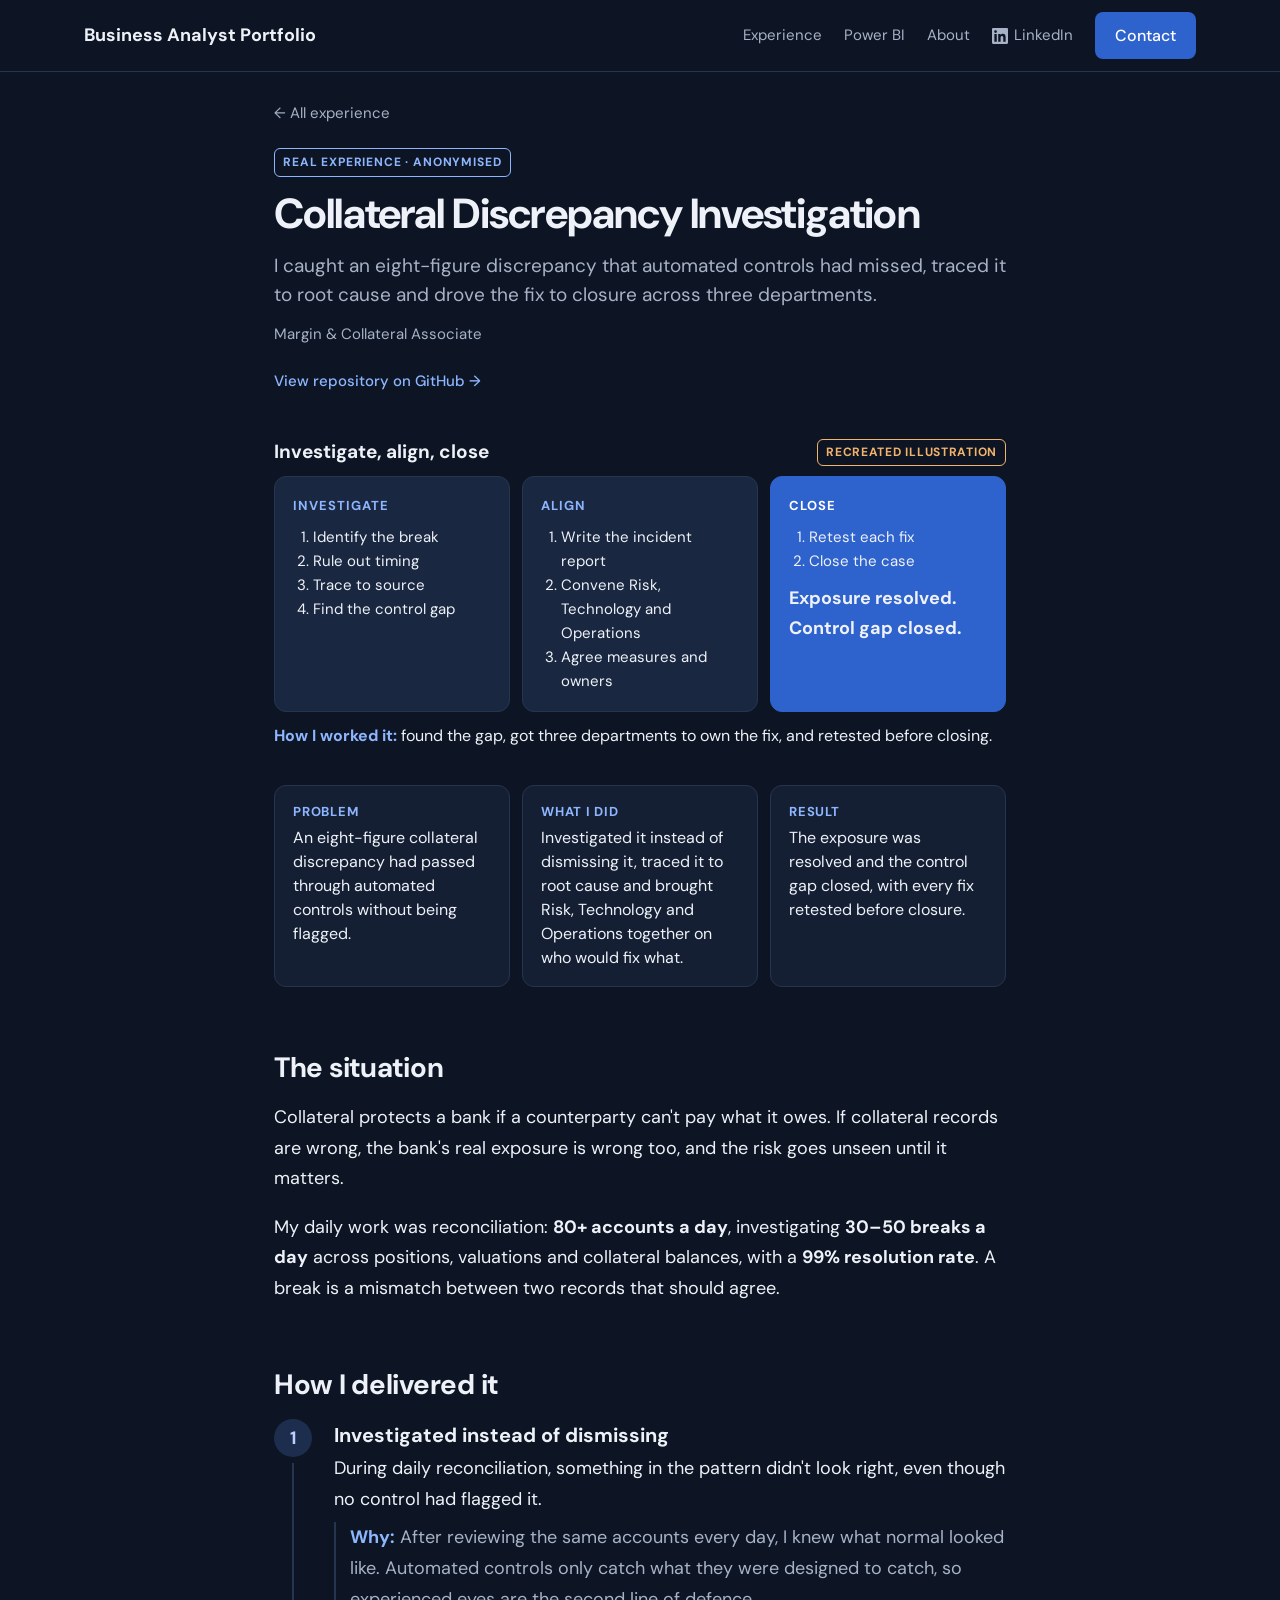
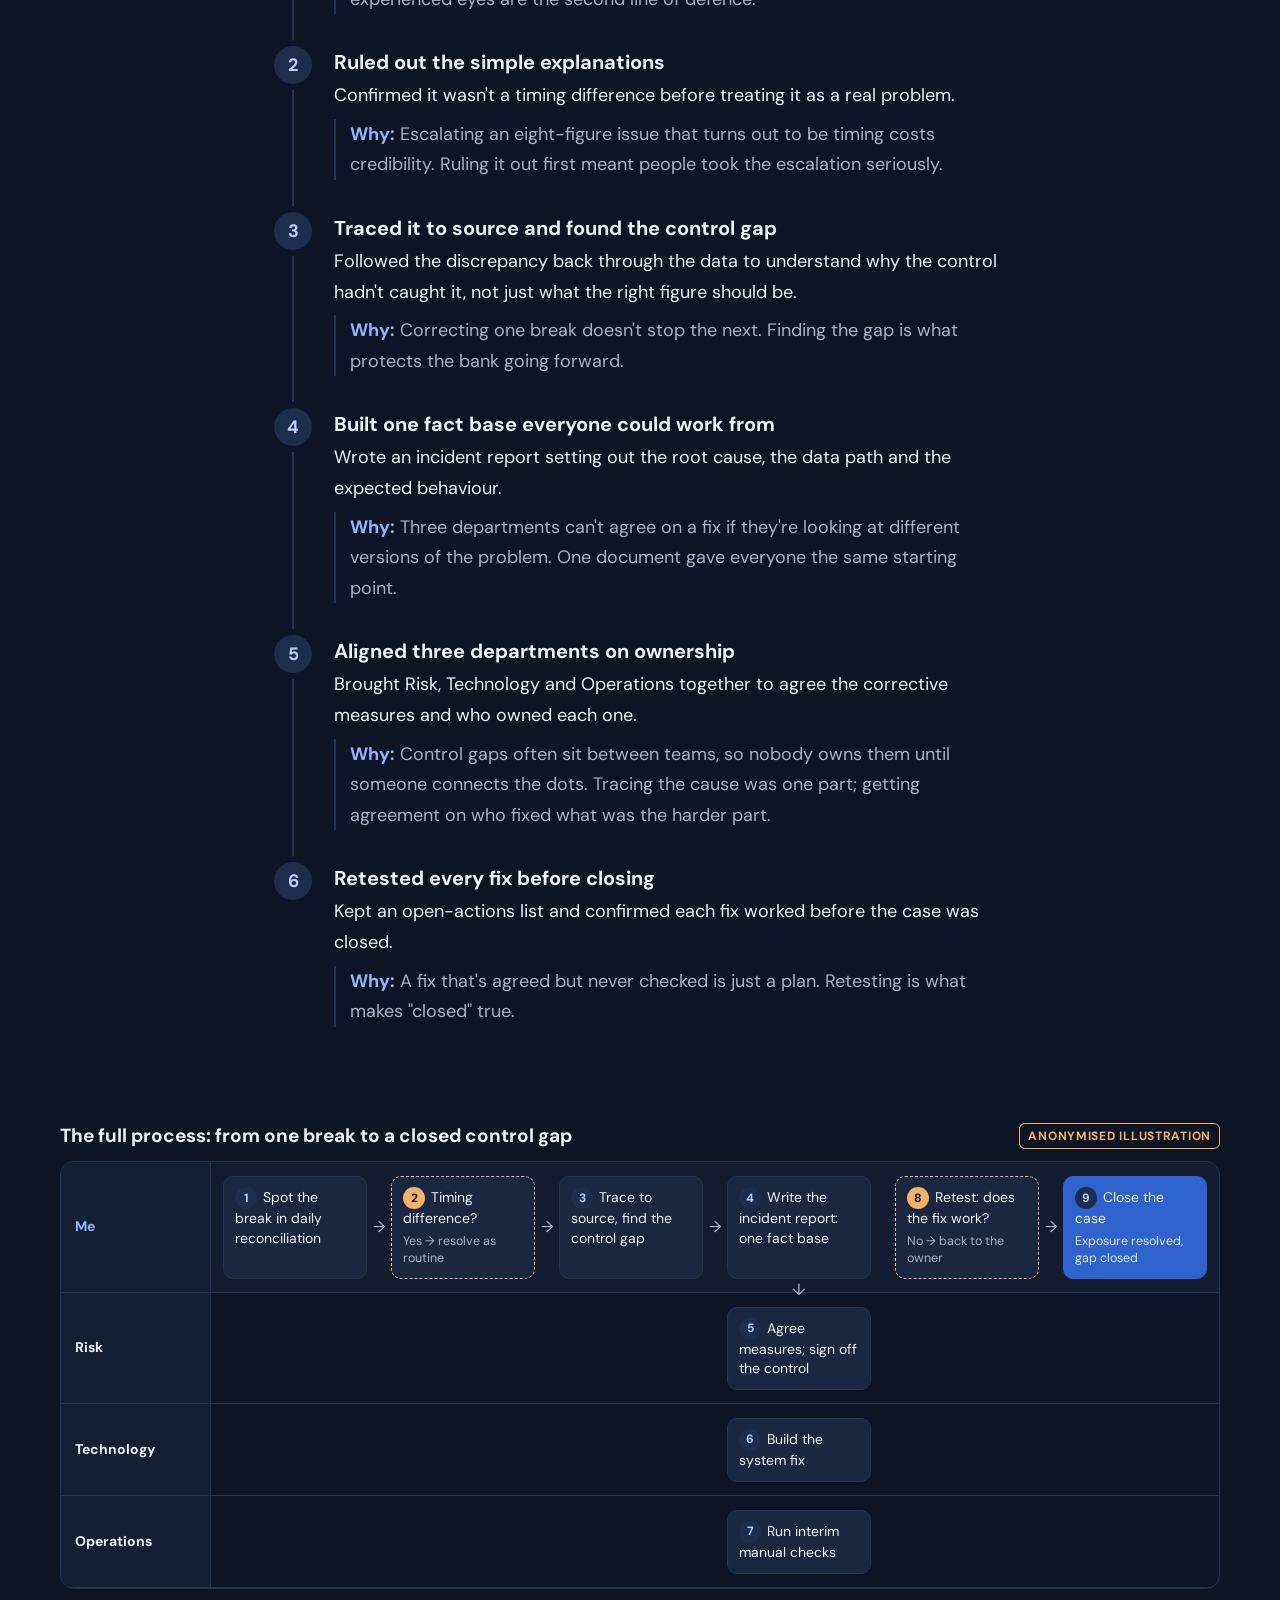
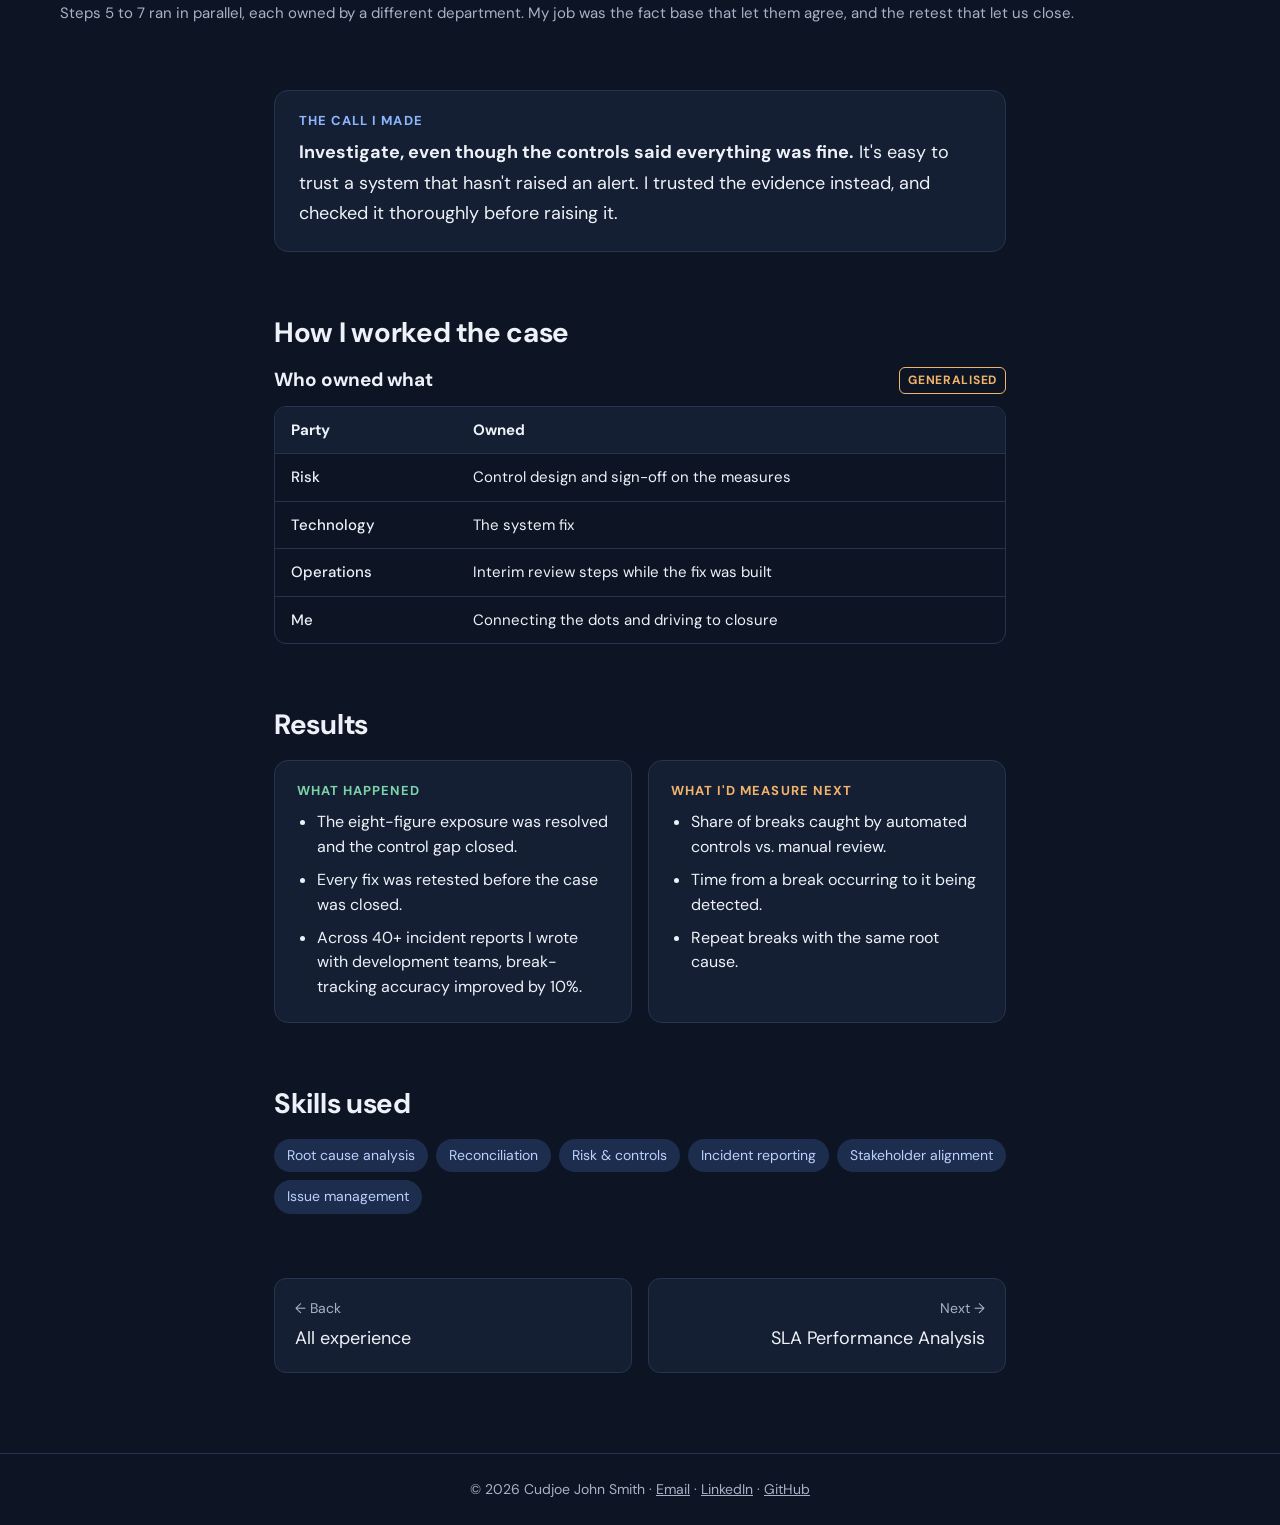
<file: experience/01-collateral-investigation/index.html>
<!doctype html>
<html lang="en">
<head>
  <meta charset="utf-8">
  <meta name="viewport" content="width=device-width, initial-scale=1">
  <title>Collateral Discrepancy Investigation | Cudjoe John Smith</title>
  <meta name="description" content="How I identified an eight-figure collateral discrepancy that bypassed automated controls, traced it to root cause, aligned three departments on ownership and tracked every fix to closure.">
  <link rel="preconnect" href="https://fonts.googleapis.com">
  <link rel="preconnect" href="https://fonts.gstatic.com" crossorigin>
  <link href="https://fonts.googleapis.com/css2?family=DM+Sans:opsz,wght@9..40,400;9..40,500;9..40,700&family=JetBrains+Mono&display=swap" rel="stylesheet">
  <link rel="stylesheet" href="../../assets/css/style.css">
</head>
<body>
<a class="skip-link" href="#main">Skip to content</a>

<!-- ===== HEADER (same on every page) ===== -->
<header class="site-header">
  <nav class="nav" aria-label="Main">
    <a class="nav-name" href="../../index.html">Business Analyst Portfolio</a>
    <div class="nav-links">
      <a href="../../index.html#work">Experience</a>
      <a href="../../index.html#analysis">Power BI</a>
      <a href="../../index.html#about">About</a>
      <a class="nav-li" aria-label="LinkedIn" href="https://www.linkedin.com/in/c-john-smith/" target="_blank" rel="noopener"><svg class="li-icon" viewBox="0 0 24 24" aria-hidden="true"><path d="M20.45 20.45h-3.56v-5.57c0-1.33-.02-3.04-1.85-3.04-1.85 0-2.14 1.45-2.14 2.94v5.67H9.35V9h3.41v1.56h.05c.48-.9 1.64-1.85 3.37-1.85 3.6 0 4.27 2.37 4.27 5.46v6.28zM5.34 7.43a2.06 2.06 0 1 1 0-4.13 2.06 2.06 0 0 1 0 4.13zM7.12 20.45H3.56V9h3.56v11.45zM22.22 0H1.77C.79 0 0 .77 0 1.73v20.54C0 23.23.79 24 1.77 24h20.45c.98 0 1.78-.77 1.78-1.73V1.73C24 .77 23.2 0 22.22 0z"/></svg><span class="li-text">LinkedIn</span></a>
      <a class="btn" href="../../index.html#contact">Contact</a>
    </div>
  </nav>
</header>

<main id="main">

  <!-- ===== 1. PAGE HEADER ===== -->
  <section class="page-head" aria-labelledby="title">
    <a class="crumb" href="../../index.html#work">← All experience</a>
    <span class="label">Real experience · Anonymised</span>
    <h1 id="title">Collateral Discrepancy Investigation</h1>
    <p class="lede">I caught an eight-figure discrepancy that automated controls had missed, traced it to root cause and drove the fix to closure across three departments.</p>
    <p class="meta-line"><span>Margin &amp; Collateral Associate</span></p>
    <a class="repo-link-inline" href="https://github.com/CJsmith-page/ba-experience-collateral-investigation" target="_blank" rel="noopener">View repository on GitHub →</a>
  </section>

  <!-- ===== HERO VISUAL (first screen) ===== -->
  <figure class="hero-visual">
    <div class="artifact-head"><h3>Investigate, align, close</h3><span class="tag-illustration">Recreated illustration</span></div>
    <div class="phases">
      <div class="phase"><h4>Investigate</h4><ol><li>Identify the break</li><li>Rule out timing</li><li>Trace to source</li><li>Find the control gap</li></ol></div>
      <div class="phase"><h4>Align</h4><ol><li>Write the incident report</li><li>Convene Risk, Technology and Operations</li><li>Agree measures and owners</li></ol></div>
      <div class="phase final"><h4>Close</h4><ol><li>Retest each fix</li><li>Close the case</li></ol><p style="margin-top: 10px; font-weight: 700">Exposure resolved. Control gap closed.</p></div>
    </div>
    <figcaption><strong>How I worked it:</strong> found the gap, got three departments to own the fix, and retested before closing.</figcaption>
  </figure>

  <!-- ===== 2. AT A GLANCE ===== -->
  <section aria-label="At a glance">
    <ul class="glance">
      <li><span class="glance-key">Problem</span><span>An eight-figure collateral discrepancy had passed through automated controls without being flagged.</span></li>
      <li><span class="glance-key">What I did</span><span>Investigated it instead of dismissing it, traced it to root cause and brought Risk, Technology and Operations together on who would fix what.</span></li>
      <li><span class="glance-key">Result</span><span>The exposure was resolved and the control gap closed, with every fix retested before closure.</span></li>
    </ul>
  </section>

  <!-- ===== 3. THE SITUATION ===== -->
  <section aria-labelledby="context-h">
    <h2 id="context-h">The situation</h2>
    <p>Collateral protects a bank if a counterparty can't pay what it owes. If collateral records are wrong, the bank's real exposure is wrong too, and the risk goes unseen until it matters.</p>
    <p>My daily work was reconciliation: <strong>80+ accounts a day</strong>, investigating <strong>30–50 breaks a day</strong> across positions, valuations and collateral balances, with a <strong>99% resolution rate</strong>. A break is a mismatch between two records that should agree.</p>
  </section>

  <!-- ===== 5. HOW I DELIVERED IT ===== -->
  <section aria-labelledby="how-h">
    <h2 id="how-h">How I delivered it</h2>
    <ol class="steps">
      <li class="step">
        <h3>Investigated instead of dismissing</h3>
        <p>During daily reconciliation, something in the pattern didn't look right, even though no control had flagged it.</p>
        <p class="why"><strong>Why:</strong> After reviewing the same accounts every day, I knew what normal looked like. Automated controls only catch what they were designed to catch, so experienced eyes are the second line of defence.</p>
      </li>
      <li class="step">
        <h3>Ruled out the simple explanations</h3>
        <p>Confirmed it wasn't a timing difference before treating it as a real problem.</p>
        <p class="why"><strong>Why:</strong> Escalating an eight-figure issue that turns out to be timing costs credibility. Ruling it out first meant people took the escalation seriously.</p>
      </li>
      <li class="step">
        <h3>Traced it to source and found the control gap</h3>
        <p>Followed the discrepancy back through the data to understand why the control hadn't caught it, not just what the right figure should be.</p>
        <p class="why"><strong>Why:</strong> Correcting one break doesn't stop the next. Finding the gap is what protects the bank going forward.</p>
      </li>
      <li class="step">
        <h3>Built one fact base everyone could work from</h3>
        <p>Wrote an incident report setting out the root cause, the data path and the expected behaviour.</p>
        <p class="why"><strong>Why:</strong> Three departments can't agree on a fix if they're looking at different versions of the problem. One document gave everyone the same starting point.</p>
      </li>
      <li class="step">
        <h3>Aligned three departments on ownership</h3>
        <p>Brought Risk, Technology and Operations together to agree the corrective measures and who owned each one.</p>
        <p class="why"><strong>Why:</strong> Control gaps often sit between teams, so nobody owns them until someone connects the dots. Tracing the cause was one part; getting agreement on who fixed what was the harder part.</p>
      </li>
      <li class="step">
        <h3>Retested every fix before closing</h3>
        <p>Kept an open-actions list and confirmed each fix worked before the case was closed.</p>
        <p class="why"><strong>Why:</strong> A fix that's agreed but never checked is just a plan. Retesting is what makes "closed" true.</p>
      </li>
    </ol>
  </section>

  <figure class="artifact wide">
    <div class="artifact-head"><h3>The full process: from one break to a closed control gap</h3><span class="tag-illustration">Anonymised illustration</span></div>
    <p class="scroll-hint">Scroll sideways to see the whole flow →</p>
    <div class="sl-wrap">
      <div class="swimlane" style="--cols: 6" role="img" aria-label="Swimlane with four lanes: me, risk, technology, operations. 1, I spot the break in daily reconciliation. 2, I check whether it is a timing difference; if yes, resolve as routine. 3, I trace it to source and find the control gap. 4, I write the incident report as one fact base. 5, risk agrees measures and signs off the control. 6, technology builds the system fix. 7, operations runs interim manual checks. 8, I retest whether the fix works; if not, back to the owner. 9, the case is closed with the exposure resolved and the gap closed.">
        <div class="sl-label me" style="grid-row: 1">Me</div>
        <div class="sl-lane me" style="grid-row: 1"></div>
        <div class="sl-label" style="grid-row: 2">Risk</div>
        <div class="sl-lane" style="grid-row: 2"></div>
        <div class="sl-label" style="grid-row: 3">Technology</div>
        <div class="sl-lane" style="grid-row: 3"></div>
        <div class="sl-label" style="grid-row: 4">Operations</div>
        <div class="sl-lane" style="grid-row: 4"></div>

        <div class="sl-box to-right" data-lane="Me" style="grid-row: 1; grid-column: 2"><b>1</b>Spot the break in daily reconciliation</div>
        <div class="sl-box decision to-right" data-lane="Me" style="grid-row: 1; grid-column: 3"><b>2</b>Timing difference?<small>Yes → resolve as routine</small></div>
        <div class="sl-box to-right" data-lane="Me" style="grid-row: 1; grid-column: 4"><b>3</b>Trace to source, find the control gap</div>
        <div class="sl-box to-down" data-lane="Me" style="grid-row: 1; grid-column: 5"><b>4</b>Write the incident report: one fact base</div>
        <div class="sl-box" data-lane="Risk" style="grid-row: 2; grid-column: 5"><b>5</b>Agree measures; sign off the control</div>
        <div class="sl-box" data-lane="Technology" style="grid-row: 3; grid-column: 5"><b>6</b>Build the system fix</div>
        <div class="sl-box" data-lane="Operations" style="grid-row: 4; grid-column: 5"><b>7</b>Run interim manual checks</div>
        <div class="sl-box decision to-right" data-lane="Me" style="grid-row: 1; grid-column: 6"><b>8</b>Retest: does the fix work?<small>No → back to the owner</small></div>
        <div class="sl-box end" data-lane="Me" style="grid-row: 1; grid-column: 7"><b>9</b>Close the case<small>Exposure resolved, gap closed</small></div>
      </div>
    </div>
    <figcaption>Steps 5 to 7 ran in parallel, each owned by a different department. My job was the fact base that let them agree, and the retest that let us close.</figcaption>
  </figure>

  <!-- ===== 6. THE KEY DECISION ===== -->
  <div class="callout">
    <h3>The call I made</h3>
    <p><strong>Investigate, even though the controls said everything was fine.</strong> It's easy to trust a system that hasn't raised an alert. I trusted the evidence instead, and checked it thoroughly before raising it.</p>
  </div>

  <!-- ===== 7. HOW I WORKED THE CASE ===== -->
  <section aria-labelledby="artifacts-h">
    <h2 id="artifacts-h">How I worked the case</h2>
    <figure class="artifact">
      <div class="artifact-head"><h3>Who owned what</h3><span class="tag-illustration">Generalised</span></div>
      <div class="table-wrap">
        <table>
          <thead><tr><th scope="col">Party</th><th scope="col">Owned</th></tr></thead>
          <tbody>
            <tr><td>Risk</td><td>Control design and sign-off on the measures</td></tr>
            <tr><td>Technology</td><td>The system fix</td></tr>
            <tr><td>Operations</td><td>Interim review steps while the fix was built</td></tr>
            <tr><td>Me</td><td>Connecting the dots and driving to closure</td></tr>
          </tbody>
        </table>
      </div>
    </figure>
  </section>

  <!-- ===== 8. RESULTS ===== -->
  <section aria-labelledby="results-h">
    <h2 id="results-h">Results</h2>
    <div class="results">
      <div class="result-col verified">
        <h3>What happened</h3>
        <ul>
          <li>The eight-figure exposure was resolved and the control gap closed.</li>
          <li>Every fix was retested before the case was closed.</li>
          <li>Across 40+ incident reports I wrote with development teams, break-tracking accuracy improved by 10%.</li>
        </ul>
      </div>
      <div class="result-col proposed">
        <h3>What I'd measure next</h3>
        <ul>
          <li>Share of breaks caught by automated controls vs. manual review.</li>
          <li>Time from a break occurring to it being detected.</li>
          <li>Repeat breaks with the same root cause.</li>
        </ul>
      </div>
    </div>
  </section>

  <!-- ===== 11. SKILLS ===== -->
  <section aria-labelledby="skills-h">
    <h2 id="skills-h">Skills used</h2>
    <ul class="tags">
      <li>Root cause analysis</li><li>Reconciliation</li><li>Risk &amp; controls</li><li>Incident reporting</li><li>Stakeholder alignment</li><li>Issue management</li>
    </ul>
  </section>

  <!-- ===== 12. PREVIOUS / NEXT ===== -->
  <nav class="pager" aria-label="More experience">
    <a href="../../index.html#work"><small>← Back</small>All experience</a>
    <a class="next" href="../02-sla-performance/index.html"><small>Next →</small>SLA Performance Analysis</a>
  </nav>
</main>

<!-- ===== FOOTER (same on every page) ===== -->
<footer class="site-footer">
  © 2026 Cudjoe John Smith · <a href="mailto:cjohnsmith8@gmail.com">Email</a> · <a href="https://www.linkedin.com/in/c-john-smith/" target="_blank" rel="noopener">LinkedIn</a> · <a href="https://github.com/CJsmith-page" target="_blank" rel="noopener">GitHub</a>
</footer>
</body>
</html>
</file>
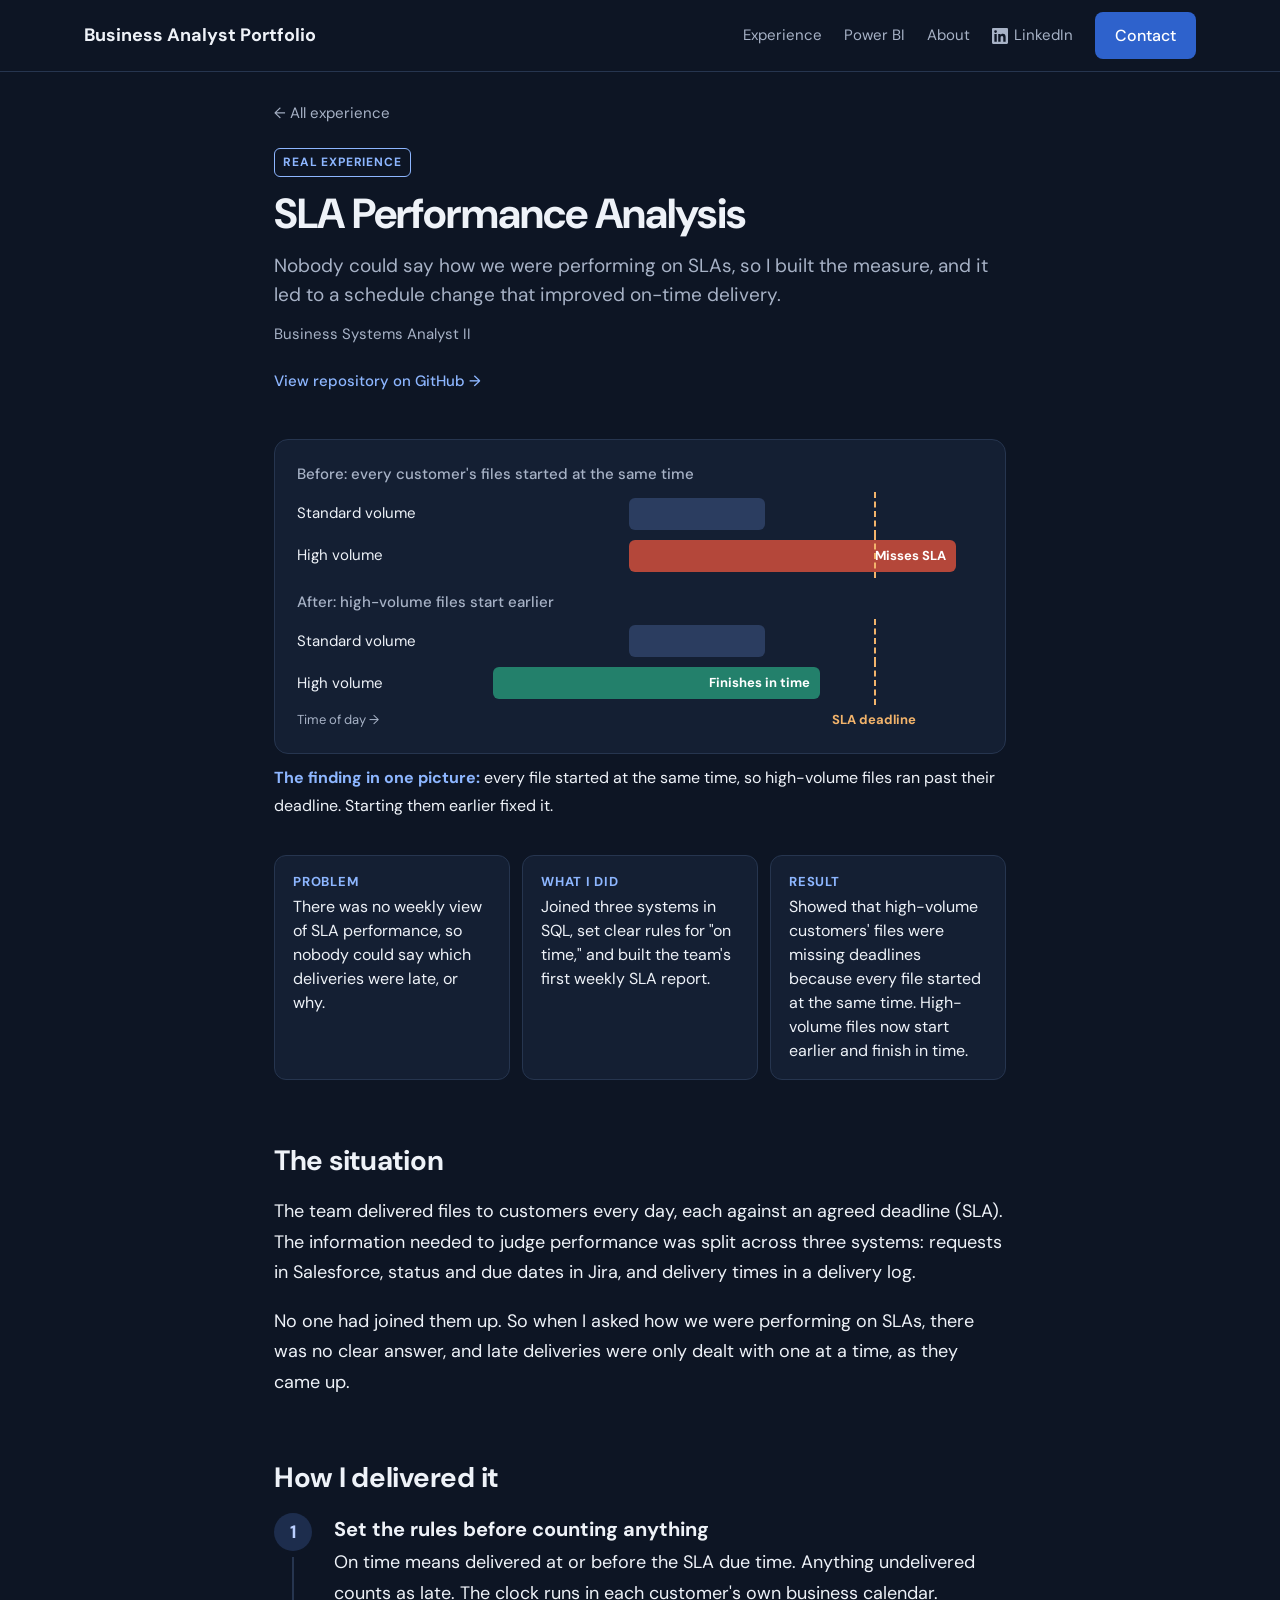
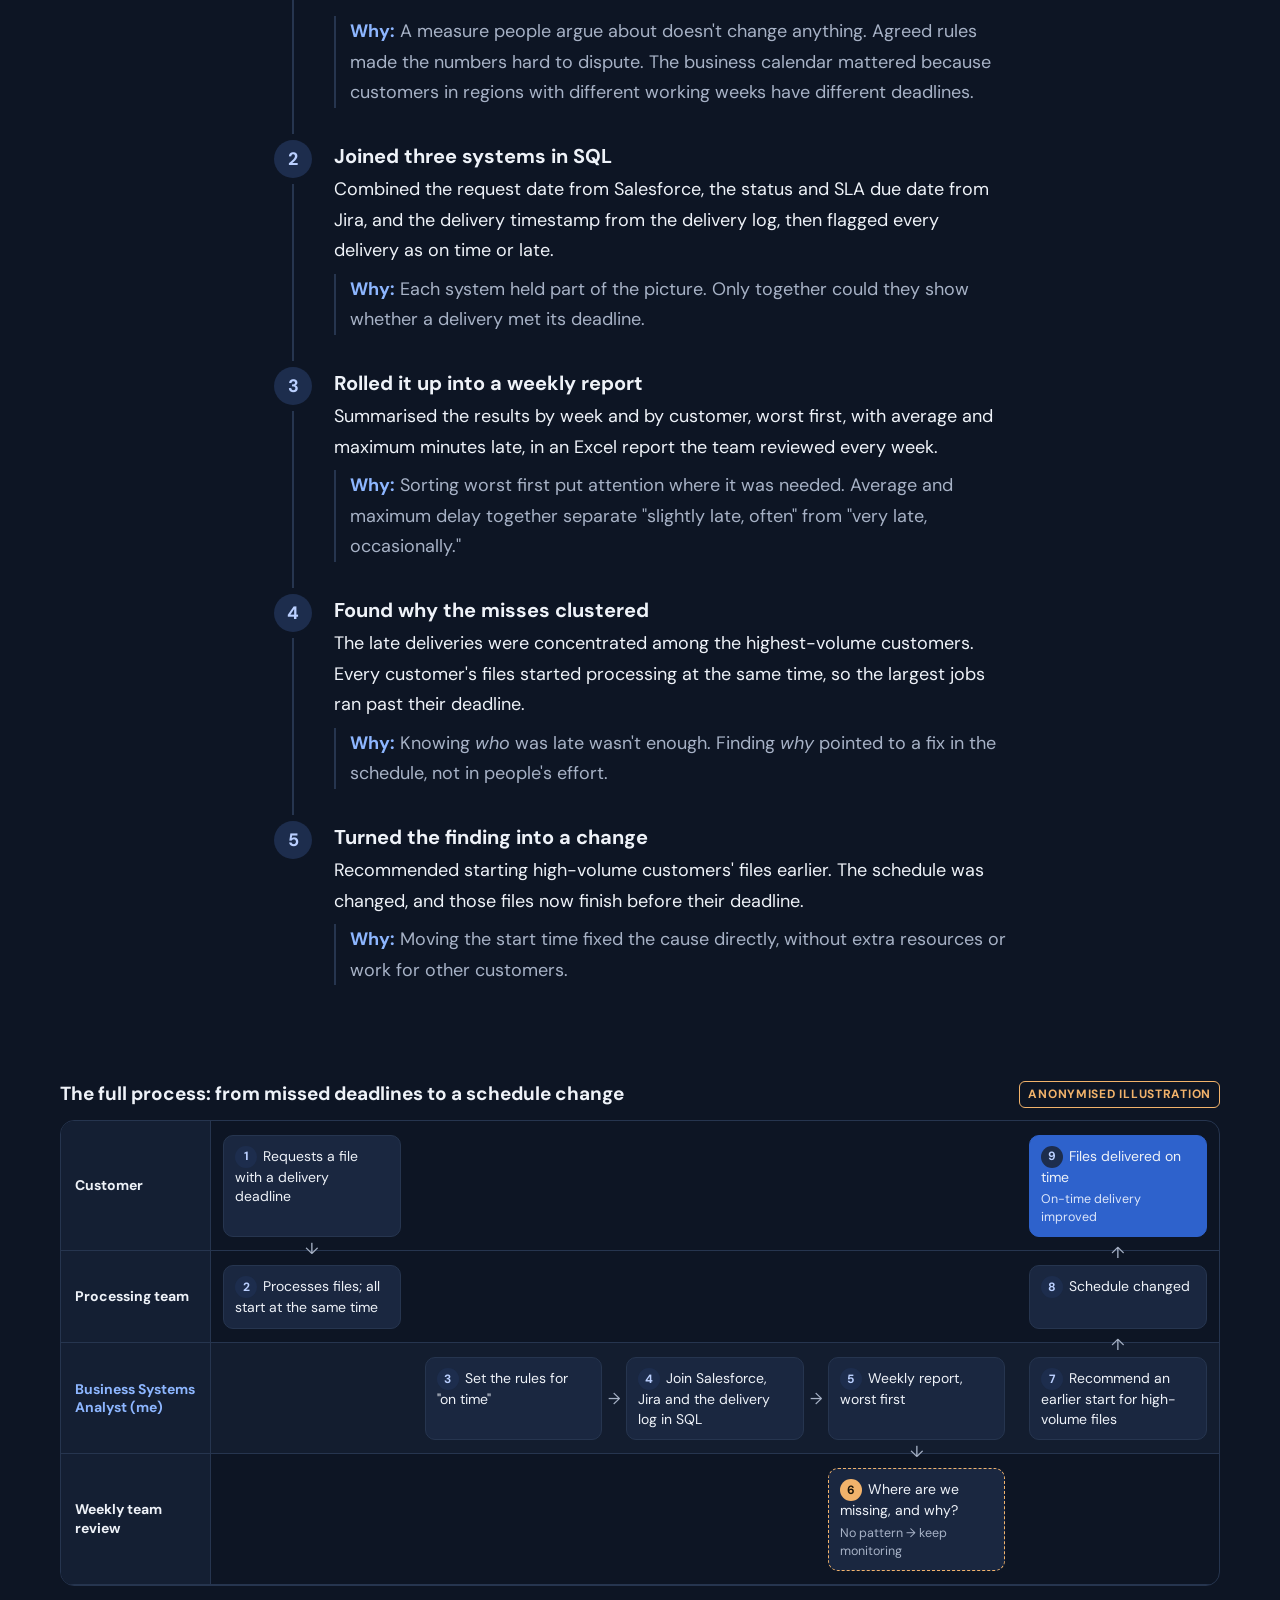
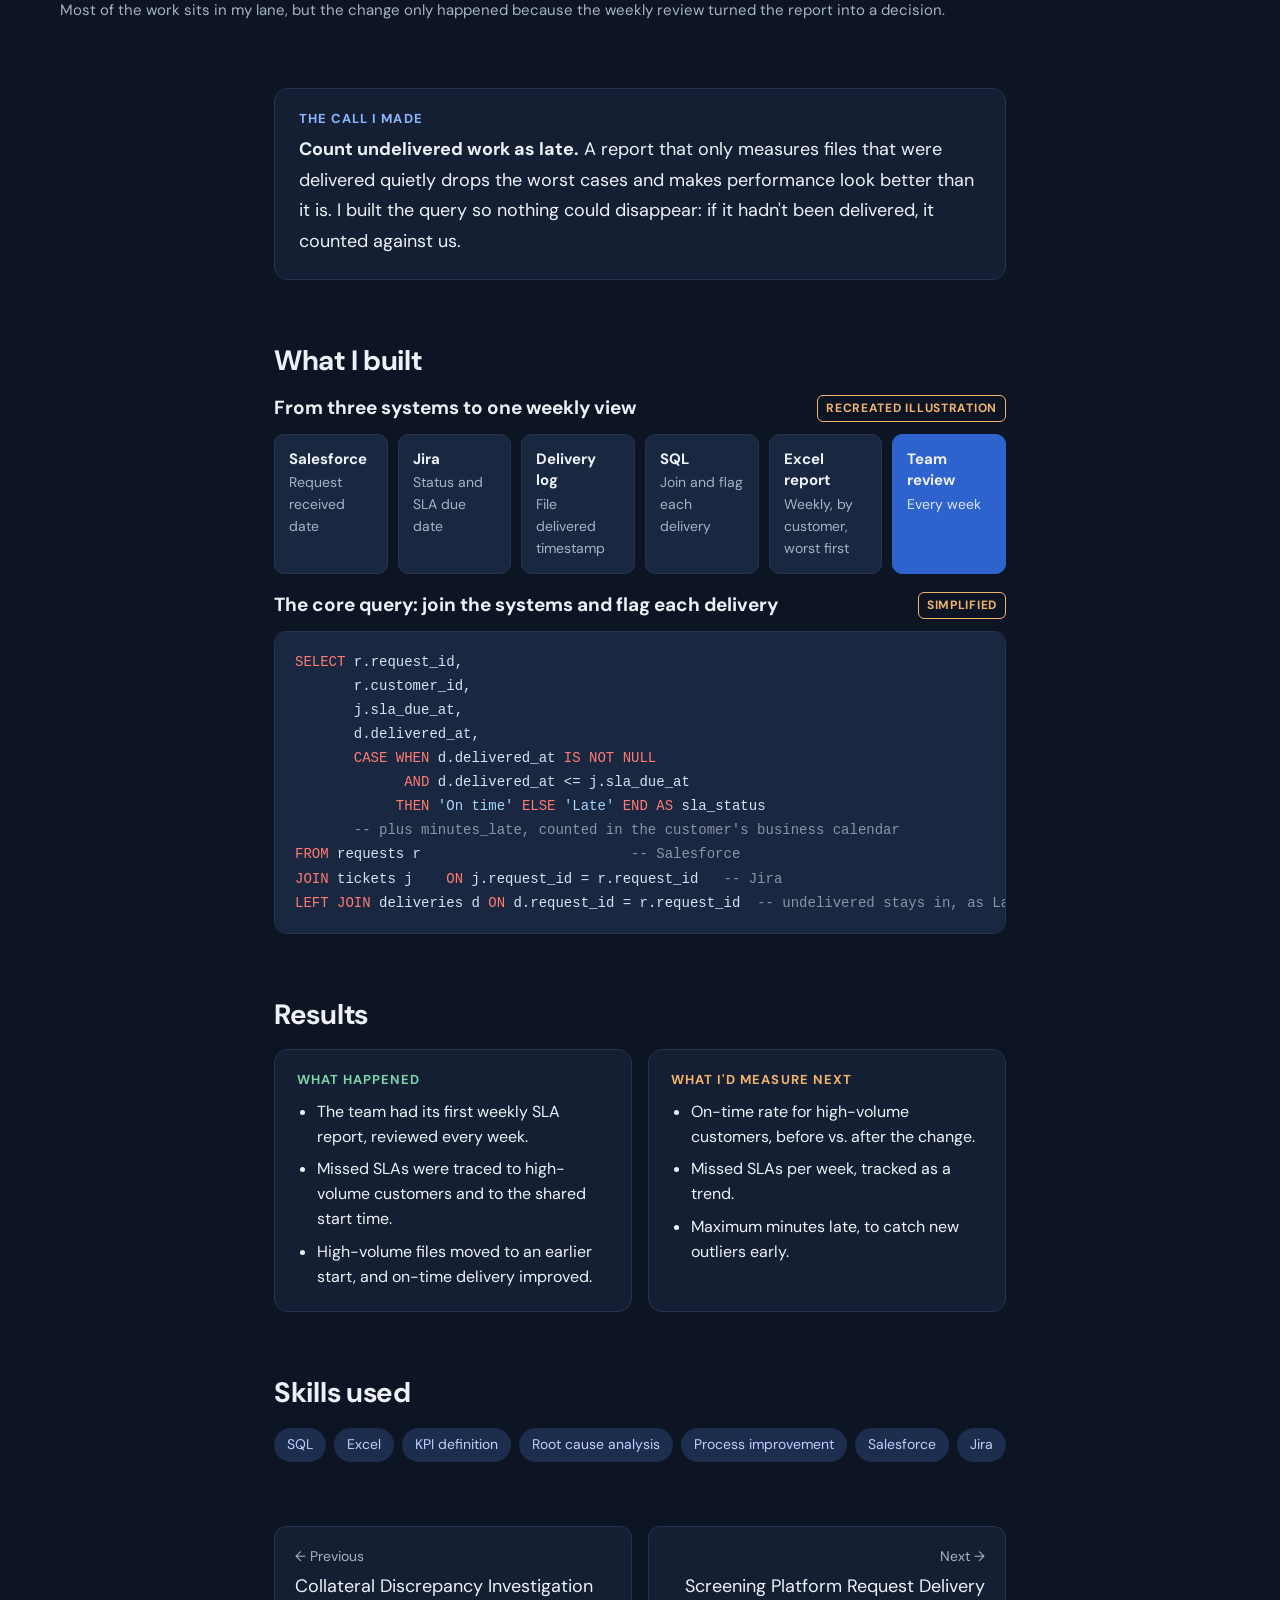
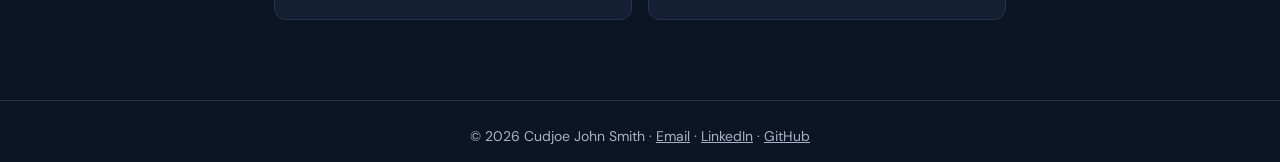
<file: experience/02-sla-performance/index.html>
<!doctype html>
<html lang="en">
<head>
  <meta charset="utf-8">
  <meta name="viewport" content="width=device-width, initial-scale=1">
  <title>SLA Performance Analysis | Cudjoe John Smith</title>
  <meta name="description" content="How I built a team's first weekly SLA report by joining three systems in SQL, found why missed SLAs clustered among high-volume customers, and drove a schedule change.">
  <link rel="preconnect" href="https://fonts.googleapis.com">
  <link rel="preconnect" href="https://fonts.gstatic.com" crossorigin>
  <link href="https://fonts.googleapis.com/css2?family=DM+Sans:opsz,wght@9..40,400;9..40,500;9..40,700&family=JetBrains+Mono&display=swap" rel="stylesheet">
  <link rel="stylesheet" href="../../assets/css/style.css">
</head>
<body>
<a class="skip-link" href="#main">Skip to content</a>

<!-- ===== HEADER (same on every page) ===== -->
<header class="site-header">
  <nav class="nav" aria-label="Main">
    <a class="nav-name" href="../../index.html">Business Analyst Portfolio</a>
    <div class="nav-links">
      <a href="../../index.html#work">Experience</a>
      <a href="../../index.html#analysis">Power BI</a>
      <a href="../../index.html#about">About</a>
      <a class="nav-li" aria-label="LinkedIn" href="https://www.linkedin.com/in/c-john-smith/" target="_blank" rel="noopener"><svg class="li-icon" viewBox="0 0 24 24" aria-hidden="true"><path d="M20.45 20.45h-3.56v-5.57c0-1.33-.02-3.04-1.85-3.04-1.85 0-2.14 1.45-2.14 2.94v5.67H9.35V9h3.41v1.56h.05c.48-.9 1.64-1.85 3.37-1.85 3.6 0 4.27 2.37 4.27 5.46v6.28zM5.34 7.43a2.06 2.06 0 1 1 0-4.13 2.06 2.06 0 0 1 0 4.13zM7.12 20.45H3.56V9h3.56v11.45zM22.22 0H1.77C.79 0 0 .77 0 1.73v20.54C0 23.23.79 24 1.77 24h20.45c.98 0 1.78-.77 1.78-1.73V1.73C24 .77 23.2 0 22.22 0z"/></svg><span class="li-text">LinkedIn</span></a>
      <a class="btn" href="../../index.html#contact">Contact</a>
    </div>
  </nav>
</header>

<main id="main">

  <!-- ===== 1. PAGE HEADER ===== -->
  <section class="page-head" aria-labelledby="title">
    <a class="crumb" href="../../index.html#work">← All experience</a>
    <span class="label">Real experience</span>
    <h1 id="title">SLA Performance Analysis</h1>
    <p class="lede">Nobody could say how we were performing on SLAs, so I built the measure, and it led to a schedule change that improved on-time delivery.</p>
    <p class="meta-line"><span>Business Systems Analyst II</span></p>
    <a class="repo-link-inline" href="https://github.com/CJsmith-page/ba-experience-sla-performance" target="_blank" rel="noopener">View repository on GitHub →</a>
  </section>

  <!-- ===== HERO VISUAL (first screen) ===== -->
  <figure class="hero-visual">
    <div class="timing" role="img" aria-label="Before: all files start at the same time and high-volume files finish after the SLA deadline. After: high-volume files start earlier and finish before the deadline.">
        <h4>Before: every customer's files started at the same time</h4>
        <div class="bar-row"><span>Standard volume</span><div class="track"><div class="bar" style="left: 35%; width: 25%"></div><div class="deadline"></div></div></div>
        <div class="bar-row"><span>High volume</span><div class="track"><div class="bar late" style="left: 35%; width: 60%">Misses SLA</div><div class="deadline"></div></div></div>
        <h4>After: high-volume files start earlier</h4>
        <div class="bar-row"><span>Standard volume</span><div class="track"><div class="bar" style="left: 35%; width: 25%"></div><div class="deadline"></div></div></div>
        <div class="bar-row"><span>High volume</span><div class="track"><div class="bar ontime" style="left: 10%; width: 60%">Finishes in time</div><div class="deadline"></div></div></div>
        <div class="axis"><span>Time of day →</span><div class="track"><span class="deadline-label">SLA deadline</span></div></div>
      </div>
    <figcaption><strong>The finding in one picture:</strong> every file started at the same time, so high-volume files ran past their deadline. Starting them earlier fixed it.</figcaption>
  </figure>

  <!-- ===== 2. AT A GLANCE (three short bullets) ===== -->
  <section aria-label="At a glance">
    <ul class="glance">
      <li><span class="glance-key">Problem</span><span>There was no weekly view of SLA performance, so nobody could say which deliveries were late, or why.</span></li>
      <li><span class="glance-key">What I did</span><span>Joined three systems in SQL, set clear rules for "on time," and built the team's first weekly SLA report.</span></li>
      <li><span class="glance-key">Result</span><span>Showed that high-volume customers' files were missing deadlines because every file started at the same time. High-volume files now start earlier and finish in time.</span></li>
    </ul>
  </section>

  <!-- ===== 3. THE SITUATION ===== -->
  <section aria-labelledby="context-h">
    <h2 id="context-h">The situation</h2>
    <p>The team delivered files to customers every day, each against an agreed deadline (SLA). The information needed to judge performance was split across three systems: requests in Salesforce, status and due dates in Jira, and delivery times in a delivery log.</p>
    <p>No one had joined them up. So when I asked how we were performing on SLAs, there was no clear answer, and late deliveries were only dealt with one at a time, as they came up.</p>
  </section>

  <!-- ===== 4. HOW I DELIVERED IT (steps: what + why) =====
       To add a step: copy one <li class="step">...</li> block. Numbers update automatically. -->
  <section aria-labelledby="how-h">
    <h2 id="how-h">How I delivered it</h2>
    <ol class="steps">
      <li class="step">
        <h3>Set the rules before counting anything</h3>
        <p>On time means delivered at or before the SLA due time. Anything undelivered counts as late. The clock runs in each customer's own business calendar.</p>
        <p class="why"><strong>Why:</strong> A measure people argue about doesn't change anything. Agreed rules made the numbers hard to dispute. The business calendar mattered because customers in regions with different working weeks have different deadlines.</p>
      </li>
      <li class="step">
        <h3>Joined three systems in SQL</h3>
        <p>Combined the request date from Salesforce, the status and SLA due date from Jira, and the delivery timestamp from the delivery log, then flagged every delivery as on time or late.</p>
        <p class="why"><strong>Why:</strong> Each system held part of the picture. Only together could they show whether a delivery met its deadline.</p>
      </li>
      <li class="step">
        <h3>Rolled it up into a weekly report</h3>
        <p>Summarised the results by week and by customer, worst first, with average and maximum minutes late, in an Excel report the team reviewed every week.</p>
        <p class="why"><strong>Why:</strong> Sorting worst first put attention where it was needed. Average and maximum delay together separate "slightly late, often" from "very late, occasionally."</p>
      </li>
      <li class="step">
        <h3>Found why the misses clustered</h3>
        <p>The late deliveries were concentrated among the highest-volume customers. Every customer's files started processing at the same time, so the largest jobs ran past their deadline.</p>
        <p class="why"><strong>Why:</strong> Knowing <em>who</em> was late wasn't enough. Finding <em>why</em> pointed to a fix in the schedule, not in people's effort.</p>
      </li>
      <li class="step">
        <h3>Turned the finding into a change</h3>
        <p>Recommended starting high-volume customers' files earlier. The schedule was changed, and those files now finish before their deadline.</p>
        <p class="why"><strong>Why:</strong> Moving the start time fixed the cause directly, without extra resources or work for other customers.</p>
      </li>
    </ol>
  </section>

  <figure class="artifact wide">
    <div class="artifact-head"><h3>The full process: from missed deadlines to a schedule change</h3><span class="tag-illustration">Anonymised illustration</span></div>
    <p class="scroll-hint">Scroll sideways to see the whole flow →</p>
    <div class="sl-wrap">
      <div class="swimlane" style="--cols: 5" role="img" aria-label="Swimlane with four lanes: customer, processing team, business systems analyst, weekly team review. 1, customer requests a file with a deadline. 2, processing team processes files, all starting at the same time. 3, I set the rules for on time. 4, I join three systems in SQL. 5, I produce a weekly report, worst first. 6, the weekly review asks where and why we are missing. 7, I recommend an earlier start for high-volume files. 8, the schedule is changed. 9, files are delivered on time.">
        <div class="sl-label" style="grid-row: 1">Customer</div>
        <div class="sl-lane" style="grid-row: 1"></div>
        <div class="sl-label" style="grid-row: 2">Processing team</div>
        <div class="sl-lane" style="grid-row: 2"></div>
        <div class="sl-label me" style="grid-row: 3">Business Systems Analyst (me)</div>
        <div class="sl-lane me" style="grid-row: 3"></div>
        <div class="sl-label" style="grid-row: 4">Weekly team review</div>
        <div class="sl-lane" style="grid-row: 4"></div>

        <div class="sl-box to-down" data-lane="Customer" style="grid-row: 1; grid-column: 2"><b>1</b>Requests a file with a delivery deadline</div>
        <div class="sl-box" data-lane="Processing team" style="grid-row: 2; grid-column: 2"><b>2</b>Processes files; all start at the same time</div>
        <div class="sl-box to-right" data-lane="Business Systems Analyst (me)" style="grid-row: 3; grid-column: 3"><b>3</b>Set the rules for "on time"</div>
        <div class="sl-box to-right" data-lane="Business Systems Analyst (me)" style="grid-row: 3; grid-column: 4"><b>4</b>Join Salesforce, Jira and the delivery log in SQL</div>
        <div class="sl-box to-down" data-lane="Business Systems Analyst (me)" style="grid-row: 3; grid-column: 5"><b>5</b>Weekly report, worst first</div>
        <div class="sl-box decision" data-lane="Weekly team review" style="grid-row: 4; grid-column: 5"><b>6</b>Where are we missing, and why?<small>No pattern → keep monitoring</small></div>
        <div class="sl-box to-up" data-lane="Business Systems Analyst (me)" style="grid-row: 3; grid-column: 6"><b>7</b>Recommend an earlier start for high-volume files</div>
        <div class="sl-box to-up" data-lane="Processing team" style="grid-row: 2; grid-column: 6"><b>8</b>Schedule changed</div>
        <div class="sl-box end" data-lane="Customer" style="grid-row: 1; grid-column: 6"><b>9</b>Files delivered on time<small>On-time delivery improved</small></div>
      </div>
    </div>
    <figcaption>Most of the work sits in my lane, but the change only happened because the weekly review turned the report into a decision.</figcaption>
  </figure>

  <!-- ===== 5. THE KEY DECISION ===== -->
  <div class="callout">
    <h3>The call I made</h3>
    <p><strong>Count undelivered work as late.</strong> A report that only measures files that were delivered quietly drops the worst cases and makes performance look better than it is. I built the query so nothing could disappear: if it hadn't been delivered, it counted against us.</p>
  </div>

  <!-- ===== 6. WHAT I BUILT ===== -->
  <section aria-labelledby="artifacts-h">
    <h2 id="artifacts-h">What I built</h2>

    <figure class="artifact">
      <div class="artifact-head"><h3>From three systems to one weekly view</h3><span class="tag-illustration">Recreated illustration</span></div>
      <ol class="flow" aria-label="Data flow">
        <li><strong>Salesforce</strong><span>Request received date</span></li>
        <li><strong>Jira</strong><span>Status and SLA due date</span></li>
        <li><strong>Delivery log</strong><span>File delivered timestamp</span></li>
        <li><strong>SQL</strong><span>Join and flag each delivery</span></li>
        <li><strong>Excel report</strong><span>Weekly, by customer, worst first</span></li>
        <li class="end"><strong>Team review</strong><span>Every week</span></li>
      </ol>
    </figure>

    <figure class="artifact">
      <div class="artifact-head"><h3>The core query: join the systems and flag each delivery</h3><span class="tag-illustration">Simplified</span></div>
<pre class="code"><code><span class="k">SELECT</span> r.request_id,
       r.customer_id,
       j.sla_due_at,
       d.delivered_at,
       <span class="k">CASE WHEN</span> d.delivered_at <span class="k">IS NOT NULL</span>
             <span class="k">AND</span> d.delivered_at &lt;= j.sla_due_at
            <span class="k">THEN</span> <span class="s">'On time'</span> <span class="k">ELSE</span> <span class="s">'Late'</span> <span class="k">END AS</span> sla_status
       <span class="c">-- plus minutes_late, counted in the customer's business calendar</span>
<span class="k">FROM</span> requests r                         <span class="c">-- Salesforce</span>
<span class="k">JOIN</span> tickets j    <span class="k">ON</span> j.request_id = r.request_id   <span class="c">-- Jira</span>
<span class="k">LEFT JOIN</span> deliveries d <span class="k">ON</span> d.request_id = r.request_id  <span class="c">-- undelivered stays in, as Late</span></code></pre>
    </figure>

  </section>

  <!-- ===== 7. RESULTS: verified vs proposed ===== -->
  <section aria-labelledby="results-h">
    <h2 id="results-h">Results</h2>
    <div class="results">
      <div class="result-col verified">
        <h3>What happened</h3>
        <ul>
          <li>The team had its first weekly SLA report, reviewed every week.</li>
          <li>Missed SLAs were traced to high-volume customers and to the shared start time.</li>
          <li>High-volume files moved to an earlier start, and on-time delivery improved.</li>
        </ul>
      </div>
      <div class="result-col proposed">
        <h3>What I'd measure next</h3>
        <ul>
          <li>On-time rate for high-volume customers, before vs. after the change.</li>
          <li>Missed SLAs per week, tracked as a trend.</li>
          <li>Maximum minutes late, to catch new outliers early.</li>
        </ul>
      </div>
    </div>
  </section>

  <!-- ===== 10. SKILLS ===== -->
  <section aria-labelledby="skills-h">
    <h2 id="skills-h">Skills used</h2>
    <ul class="tags">
      <li>SQL</li><li>Excel</li><li>KPI definition</li><li>Root cause analysis</li><li>Process improvement</li><li>Salesforce</li><li>Jira</li>
    </ul>
  </section>

  <!-- ===== 11. PREVIOUS / NEXT ===== -->
  <nav class="pager" aria-label="More experience">
    <a href="../01-collateral-investigation/index.html"><small>← Previous</small>Collateral Discrepancy Investigation</a>
    <a class="next" href="../03-screening-delivery/index.html"><small>Next →</small>Screening Platform Request Delivery</a>
  </nav>
</main>

<!-- ===== FOOTER (same on every page) ===== -->
<footer class="site-footer">
  © 2026 Cudjoe John Smith · <a href="mailto:cjohnsmith8@gmail.com">Email</a> · <a href="https://www.linkedin.com/in/c-john-smith/" target="_blank" rel="noopener">LinkedIn</a> · <a href="https://github.com/CJsmith-page" target="_blank" rel="noopener">GitHub</a>
</footer>
</body>
</html>
</file>
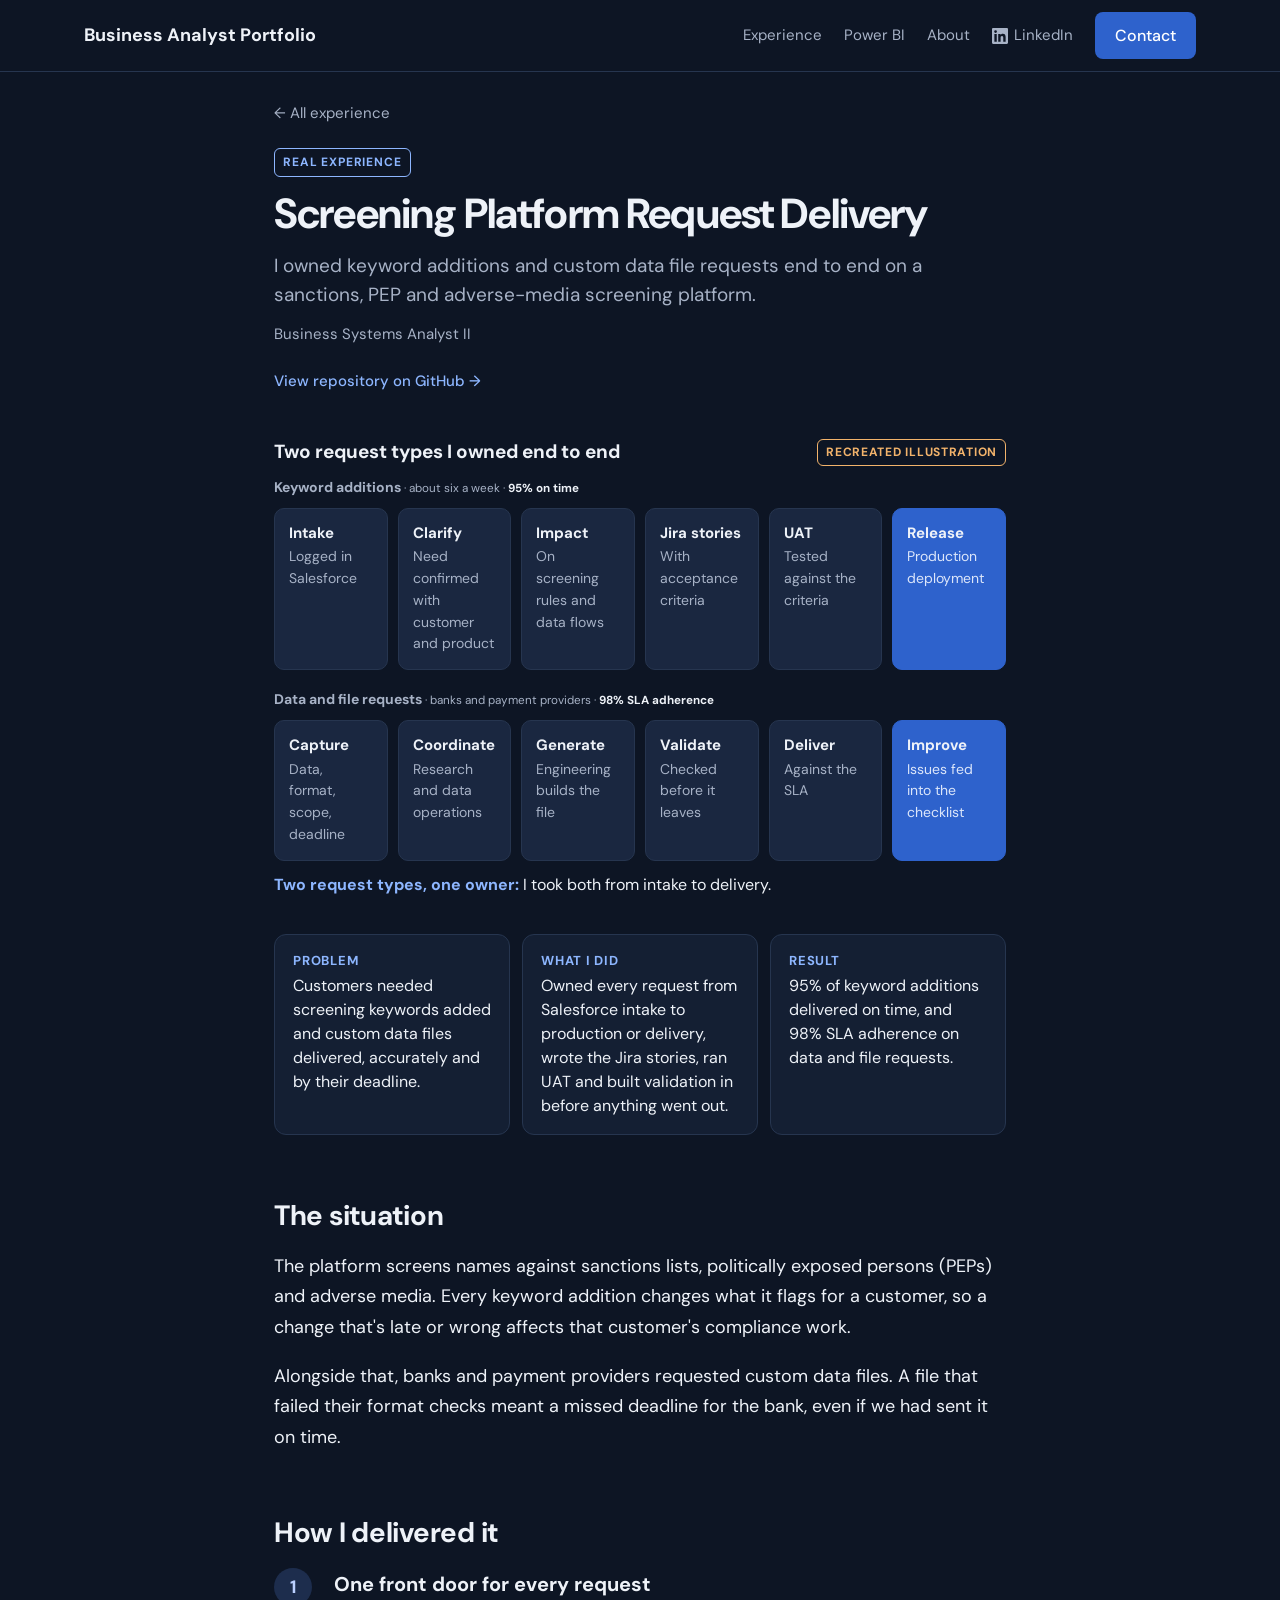
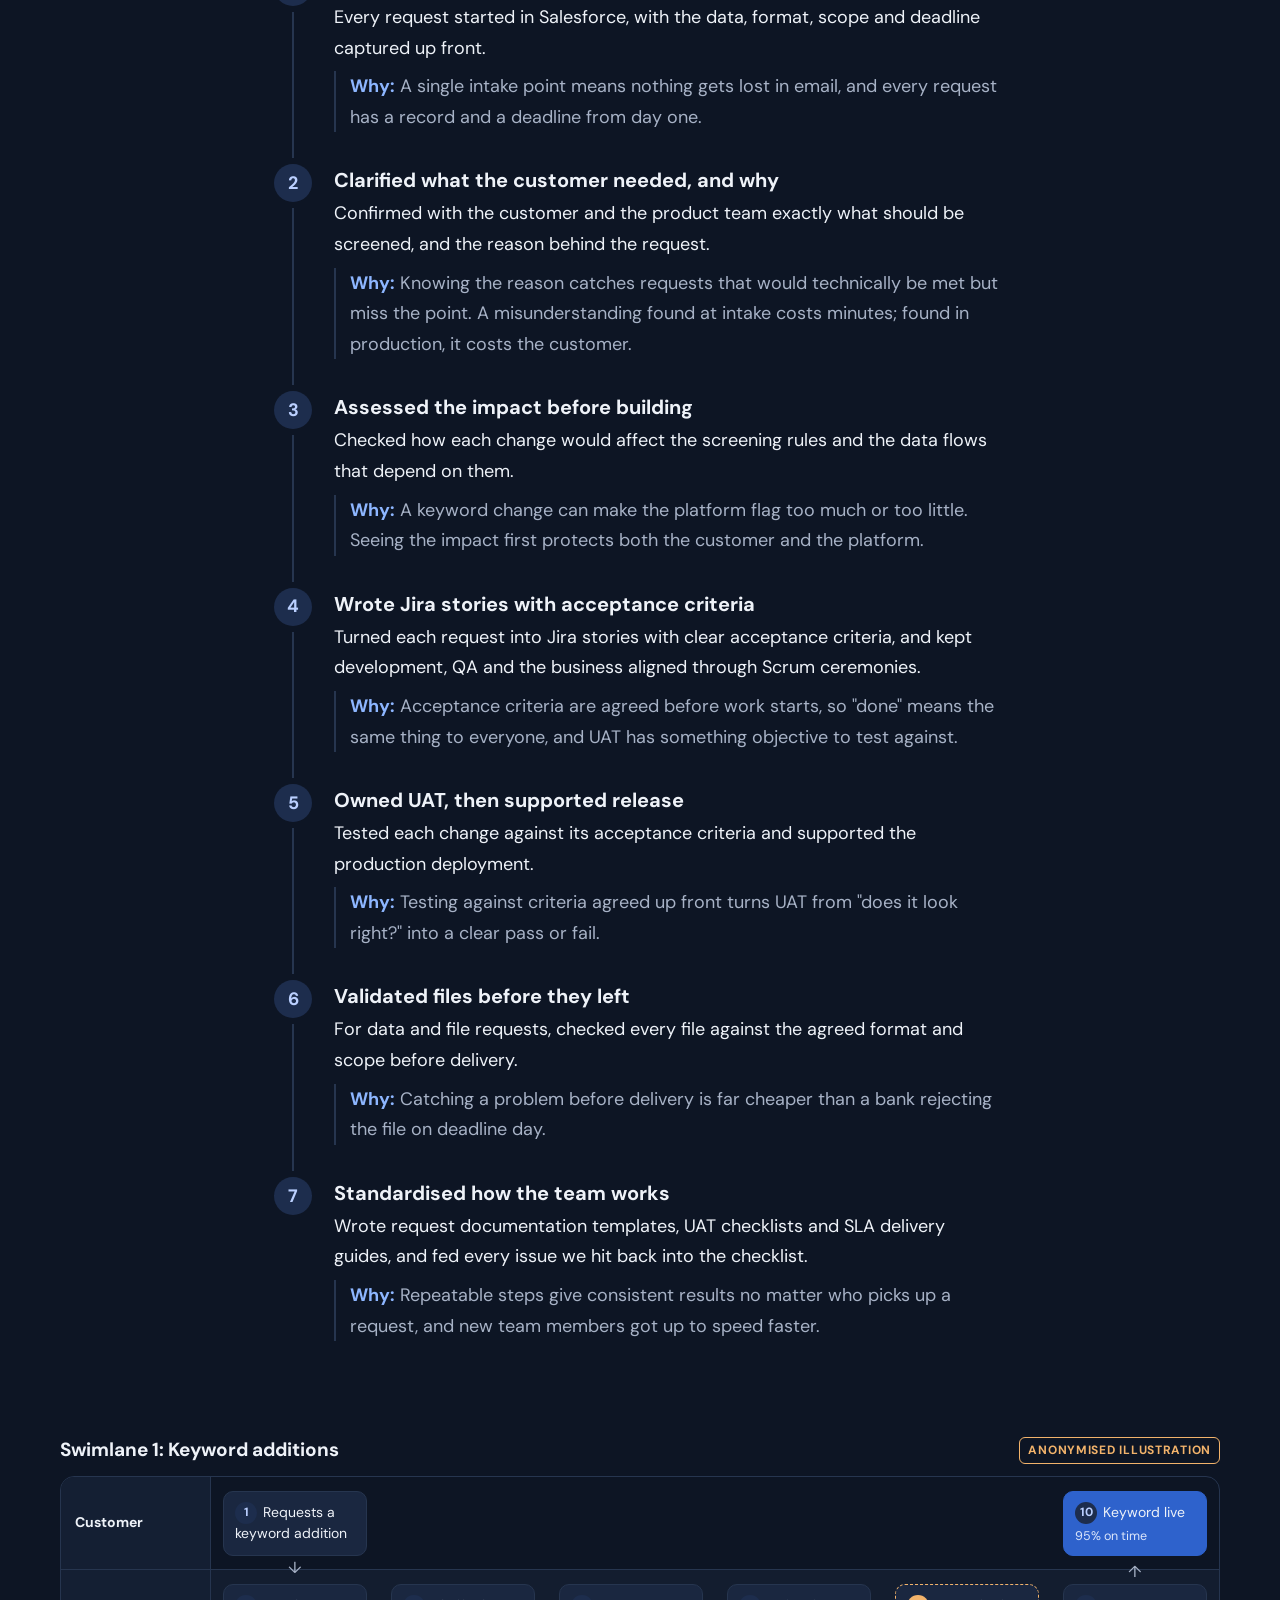
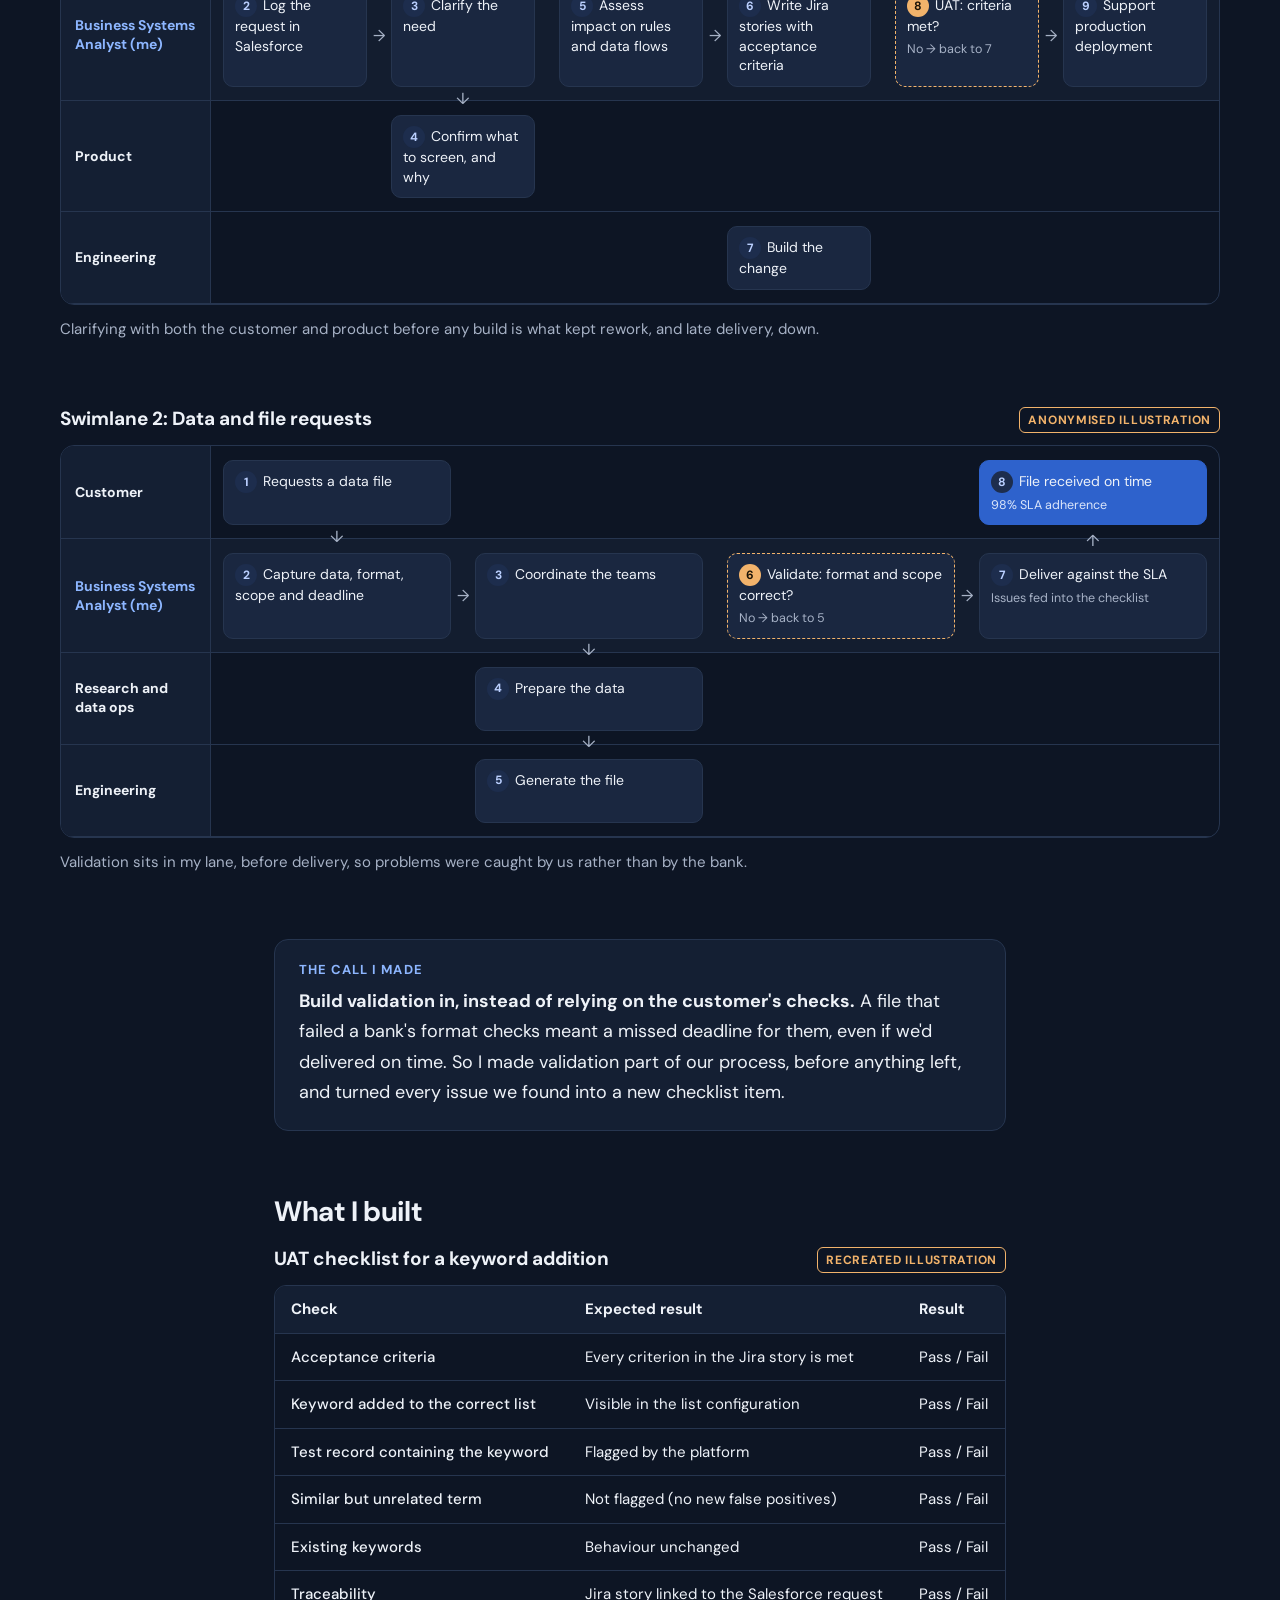
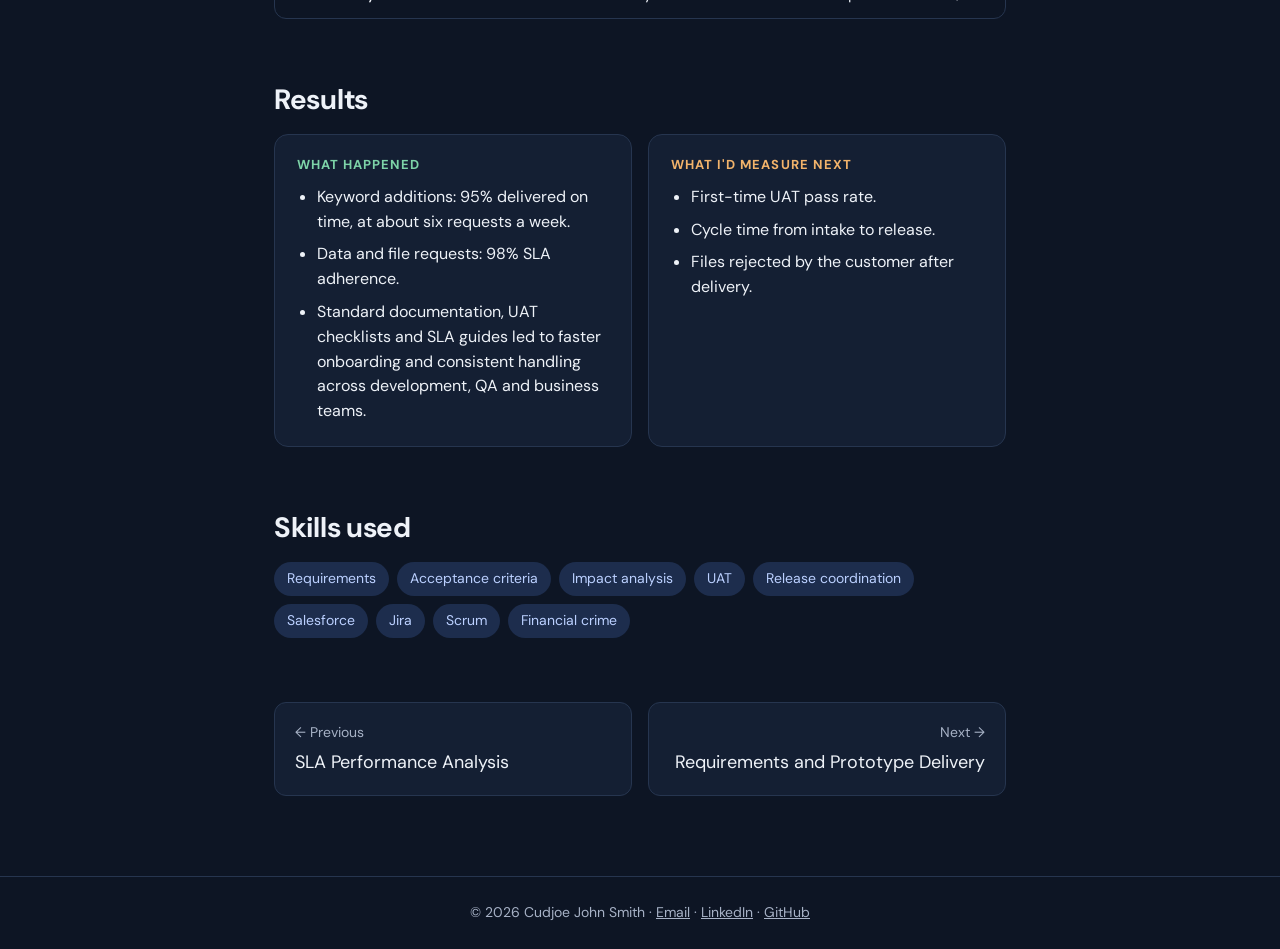
<file: experience/03-screening-delivery/index.html>
<!doctype html>
<html lang="en">
<head>
  <meta charset="utf-8">
  <meta name="viewport" content="width=device-width, initial-scale=1">
  <title>Screening Platform Request Delivery | Cudjoe John Smith</title>
  <meta name="description" content="How I owned keyword additions and data and file requests for a financial crime screening platform, from Salesforce intake through Jira, UAT and delivery.">
  <link rel="preconnect" href="https://fonts.googleapis.com">
  <link rel="preconnect" href="https://fonts.gstatic.com" crossorigin>
  <link href="https://fonts.googleapis.com/css2?family=DM+Sans:opsz,wght@9..40,400;9..40,500;9..40,700&family=JetBrains+Mono&display=swap" rel="stylesheet">
  <link rel="stylesheet" href="../../assets/css/style.css">
</head>
<body>
<a class="skip-link" href="#main">Skip to content</a>

<!-- ===== HEADER (same on every page) ===== -->
<header class="site-header">
  <nav class="nav" aria-label="Main">
    <a class="nav-name" href="../../index.html">Business Analyst Portfolio</a>
    <div class="nav-links">
      <a href="../../index.html#work">Experience</a>
      <a href="../../index.html#analysis">Power BI</a>
      <a href="../../index.html#about">About</a>
      <a class="nav-li" aria-label="LinkedIn" href="https://www.linkedin.com/in/c-john-smith/" target="_blank" rel="noopener"><svg class="li-icon" viewBox="0 0 24 24" aria-hidden="true"><path d="M20.45 20.45h-3.56v-5.57c0-1.33-.02-3.04-1.85-3.04-1.85 0-2.14 1.45-2.14 2.94v5.67H9.35V9h3.41v1.56h.05c.48-.9 1.64-1.85 3.37-1.85 3.6 0 4.27 2.37 4.27 5.46v6.28zM5.34 7.43a2.06 2.06 0 1 1 0-4.13 2.06 2.06 0 0 1 0 4.13zM7.12 20.45H3.56V9h3.56v11.45zM22.22 0H1.77C.79 0 0 .77 0 1.73v20.54C0 23.23.79 24 1.77 24h20.45c.98 0 1.78-.77 1.78-1.73V1.73C24 .77 23.2 0 22.22 0z"/></svg><span class="li-text">LinkedIn</span></a>
      <a class="btn" href="../../index.html#contact">Contact</a>
    </div>
  </nav>
</header>

<main id="main">

  <!-- ===== 1. PAGE HEADER ===== -->
  <section class="page-head" aria-labelledby="title">
    <a class="crumb" href="../../index.html#work">← All experience</a>
    <span class="label">Real experience</span>
    <h1 id="title">Screening Platform Request Delivery</h1>
    <p class="lede">I owned keyword additions and custom data file requests end to end on a sanctions, PEP and adverse-media screening platform.</p>
    <p class="meta-line"><span>Business Systems Analyst II</span></p>
    <a class="repo-link-inline" href="https://github.com/CJsmith-page/ba-experience-screening-delivery" target="_blank" rel="noopener">View repository on GitHub →</a>
  </section>

  <!-- ===== HERO VISUAL (first screen) ===== -->
  <figure class="hero-visual">
    <div class="artifact-head"><h3>Two request types I owned end to end</h3><span class="tag-illustration">Recreated illustration</span></div>
    <div class="flow-group">
      <div class="flow-row">
        <span class="flow-row-label">Keyword additions <small>· about six a week · <strong>95% on time</strong></small></span>
        <ol class="flow" aria-label="Keyword addition workflow">
          <li><strong>Intake</strong><span>Logged in Salesforce</span></li>
          <li><strong>Clarify</strong><span>Need confirmed with customer and product</span></li>
          <li><strong>Impact</strong><span>On screening rules and data flows</span></li>
          <li><strong>Jira stories</strong><span>With acceptance criteria</span></li>
          <li><strong>UAT</strong><span>Tested against the criteria</span></li>
          <li class="end"><strong>Release</strong><span>Production deployment</span></li>
        </ol>
      </div>
      <div class="flow-row">
        <span class="flow-row-label">Data and file requests <small>· banks and payment providers · <strong>98% SLA adherence</strong></small></span>
        <ol class="flow" aria-label="Data and file request workflow">
          <li><strong>Capture</strong><span>Data, format, scope, deadline</span></li>
          <li><strong>Coordinate</strong><span>Research and data operations</span></li>
          <li><strong>Generate</strong><span>Engineering builds the file</span></li>
          <li><strong>Validate</strong><span>Checked before it leaves</span></li>
          <li><strong>Deliver</strong><span>Against the SLA</span></li>
          <li class="end"><strong>Improve</strong><span>Issues fed into the checklist</span></li>
        </ol>
      </div>
    </div>
    <figcaption><strong>Two request types, one owner:</strong> I took both from intake to delivery.</figcaption>
  </figure>

  <!-- ===== 2. AT A GLANCE ===== -->
  <section aria-label="At a glance">
    <ul class="glance">
      <li><span class="glance-key">Problem</span><span>Customers needed screening keywords added and custom data files delivered, accurately and by their deadline.</span></li>
      <li><span class="glance-key">What I did</span><span>Owned every request from Salesforce intake to production or delivery, wrote the Jira stories, ran UAT and built validation in before anything went out.</span></li>
      <li><span class="glance-key">Result</span><span>95% of keyword additions delivered on time, and 98% SLA adherence on data and file requests.</span></li>
    </ul>
  </section>

  <!-- ===== 3. THE SITUATION ===== -->
  <section aria-labelledby="context-h">
    <h2 id="context-h">The situation</h2>
    <p>The platform screens names against sanctions lists, politically exposed persons (PEPs) and adverse media. Every keyword addition changes what it flags for a customer, so a change that's late or wrong affects that customer's compliance work.</p>
    <p>Alongside that, banks and payment providers requested custom data files. A file that failed their format checks meant a missed deadline for the bank, even if we had sent it on time.</p>
  </section>

  <!-- ===== 5. HOW I DELIVERED IT ===== -->
  <section aria-labelledby="how-h">
    <h2 id="how-h">How I delivered it</h2>
    <ol class="steps">
      <li class="step">
        <h3>One front door for every request</h3>
        <p>Every request started in Salesforce, with the data, format, scope and deadline captured up front.</p>
        <p class="why"><strong>Why:</strong> A single intake point means nothing gets lost in email, and every request has a record and a deadline from day one.</p>
      </li>
      <li class="step">
        <h3>Clarified what the customer needed, and why</h3>
        <p>Confirmed with the customer and the product team exactly what should be screened, and the reason behind the request.</p>
        <p class="why"><strong>Why:</strong> Knowing the reason catches requests that would technically be met but miss the point. A misunderstanding found at intake costs minutes; found in production, it costs the customer.</p>
      </li>
      <li class="step">
        <h3>Assessed the impact before building</h3>
        <p>Checked how each change would affect the screening rules and the data flows that depend on them.</p>
        <p class="why"><strong>Why:</strong> A keyword change can make the platform flag too much or too little. Seeing the impact first protects both the customer and the platform.</p>
      </li>
      <li class="step">
        <h3>Wrote Jira stories with acceptance criteria</h3>
        <p>Turned each request into Jira stories with clear acceptance criteria, and kept development, QA and the business aligned through Scrum ceremonies.</p>
        <p class="why"><strong>Why:</strong> Acceptance criteria are agreed before work starts, so "done" means the same thing to everyone, and UAT has something objective to test against.</p>
      </li>
      <li class="step">
        <h3>Owned UAT, then supported release</h3>
        <p>Tested each change against its acceptance criteria and supported the production deployment.</p>
        <p class="why"><strong>Why:</strong> Testing against criteria agreed up front turns UAT from "does it look right?" into a clear pass or fail.</p>
      </li>
      <li class="step">
        <h3>Validated files before they left</h3>
        <p>For data and file requests, checked every file against the agreed format and scope before delivery.</p>
        <p class="why"><strong>Why:</strong> Catching a problem before delivery is far cheaper than a bank rejecting the file on deadline day.</p>
      </li>
      <li class="step">
        <h3>Standardised how the team works</h3>
        <p>Wrote request documentation templates, UAT checklists and SLA delivery guides, and fed every issue we hit back into the checklist.</p>
        <p class="why"><strong>Why:</strong> Repeatable steps give consistent results no matter who picks up a request, and new team members got up to speed faster.</p>
      </li>
    </ol>
  </section>

  <figure class="artifact wide">
    <div class="artifact-head"><h3>Swimlane 1: Keyword additions</h3><span class="tag-illustration">Anonymised illustration</span></div>
    <p class="scroll-hint">Scroll sideways to see the whole flow →</p>
    <div class="sl-wrap">
      <div class="swimlane" style="--cols: 6" role="img" aria-label="Swimlane with four lanes: customer, business systems analyst, product, engineering. 1, customer requests a keyword addition. 2, I log it in Salesforce. 3, I clarify the need. 4, product confirms what to screen and why. 5, I assess impact on rules and data flows. 6, I write Jira stories with acceptance criteria. 7, engineering builds the change. 8, UAT checks the criteria are met; if not, back to 7. 9, I support production deployment. 10, keyword is live.">
        <div class="sl-label" style="grid-row: 1">Customer</div>
        <div class="sl-lane" style="grid-row: 1"></div>
        <div class="sl-label me" style="grid-row: 2">Business Systems Analyst (me)</div>
        <div class="sl-lane me" style="grid-row: 2"></div>
        <div class="sl-label" style="grid-row: 3">Product</div>
        <div class="sl-lane" style="grid-row: 3"></div>
        <div class="sl-label" style="grid-row: 4">Engineering</div>
        <div class="sl-lane" style="grid-row: 4"></div>

        <div class="sl-box to-down" data-lane="Customer" style="grid-row: 1; grid-column: 2"><b>1</b>Requests a keyword addition</div>
        <div class="sl-box to-right" data-lane="Business Systems Analyst (me)" style="grid-row: 2; grid-column: 2"><b>2</b>Log the request in Salesforce</div>
        <div class="sl-box to-down" data-lane="Business Systems Analyst (me)" style="grid-row: 2; grid-column: 3"><b>3</b>Clarify the need</div>
        <div class="sl-box" data-lane="Product" style="grid-row: 3; grid-column: 3"><b>4</b>Confirm what to screen, and why</div>
        <div class="sl-box to-right" data-lane="Business Systems Analyst (me)" style="grid-row: 2; grid-column: 4"><b>5</b>Assess impact on rules and data flows</div>
        <div class="sl-box" data-lane="Business Systems Analyst (me)" style="grid-row: 2; grid-column: 5"><b>6</b>Write Jira stories with acceptance criteria</div>
        <div class="sl-box" data-lane="Engineering" style="grid-row: 4; grid-column: 5"><b>7</b>Build the change</div>
        <div class="sl-box decision to-right" data-lane="Business Systems Analyst (me)" style="grid-row: 2; grid-column: 6"><b>8</b>UAT: criteria met?<small>No → back to 7</small></div>
        <div class="sl-box to-up" data-lane="Business Systems Analyst (me)" style="grid-row: 2; grid-column: 7"><b>9</b>Support production deployment</div>
        <div class="sl-box end" data-lane="Customer" style="grid-row: 1; grid-column: 7"><b>10</b>Keyword live<small>95% on time</small></div>
      </div>
    </div>
    <figcaption>Clarifying with both the customer and product before any build is what kept rework, and late delivery, down.</figcaption>
  </figure>

  <figure class="artifact wide">
    <div class="artifact-head"><h3>Swimlane 2: Data and file requests</h3><span class="tag-illustration">Anonymised illustration</span></div>
    <p class="scroll-hint">Scroll sideways to see the whole flow →</p>
    <div class="sl-wrap">
      <div class="swimlane" style="--cols: 4" role="img" aria-label="Swimlane with four lanes: customer, business systems analyst, research and data operations, engineering. 1, customer requests a data file. 2, I capture data, format, scope and deadline. 3, I coordinate the teams. 4, research and data ops prepare the data. 5, engineering generates the file. 6, I validate format and scope; if not correct, back to 5. 7, I deliver against the SLA and feed issues into the checklist. 8, the file is received on time.">
        <div class="sl-label" style="grid-row: 1">Customer</div>
        <div class="sl-lane" style="grid-row: 1"></div>
        <div class="sl-label me" style="grid-row: 2">Business Systems Analyst (me)</div>
        <div class="sl-lane me" style="grid-row: 2"></div>
        <div class="sl-label" style="grid-row: 3">Research and data ops</div>
        <div class="sl-lane" style="grid-row: 3"></div>
        <div class="sl-label" style="grid-row: 4">Engineering</div>
        <div class="sl-lane" style="grid-row: 4"></div>

        <div class="sl-box to-down" data-lane="Customer" style="grid-row: 1; grid-column: 2"><b>1</b>Requests a data file</div>
        <div class="sl-box to-right" data-lane="Business Systems Analyst (me)" style="grid-row: 2; grid-column: 2"><b>2</b>Capture data, format, scope and deadline</div>
        <div class="sl-box to-down" data-lane="Business Systems Analyst (me)" style="grid-row: 2; grid-column: 3"><b>3</b>Coordinate the teams</div>
        <div class="sl-box to-down" data-lane="Research and data ops" style="grid-row: 3; grid-column: 3"><b>4</b>Prepare the data</div>
        <div class="sl-box" data-lane="Engineering" style="grid-row: 4; grid-column: 3"><b>5</b>Generate the file</div>
        <div class="sl-box decision to-right" data-lane="Business Systems Analyst (me)" style="grid-row: 2; grid-column: 4"><b>6</b>Validate: format and scope correct?<small>No → back to 5</small></div>
        <div class="sl-box to-up" data-lane="Business Systems Analyst (me)" style="grid-row: 2; grid-column: 5"><b>7</b>Deliver against the SLA<small>Issues fed into the checklist</small></div>
        <div class="sl-box end" data-lane="Customer" style="grid-row: 1; grid-column: 5"><b>8</b>File received on time<small>98% SLA adherence</small></div>
      </div>
    </div>
    <figcaption>Validation sits in my lane, before delivery, so problems were caught by us rather than by the bank.</figcaption>
  </figure>

  <!-- ===== 6. THE KEY DECISION ===== -->
  <div class="callout">
    <h3>The call I made</h3>
    <p><strong>Build validation in, instead of relying on the customer's checks.</strong> A file that failed a bank's format checks meant a missed deadline for them, even if we'd delivered on time. So I made validation part of our process, before anything left, and turned every issue we found into a new checklist item.</p>
  </div>

  <!-- ===== 7. WHAT I BUILT ===== -->
  <section aria-labelledby="artifacts-h">
    <h2 id="artifacts-h">What I built</h2>
    <figure class="artifact">
      <div class="artifact-head"><h3>UAT checklist for a keyword addition</h3><span class="tag-illustration">Recreated illustration</span></div>
      <div class="table-wrap">
        <table>
          <thead><tr><th scope="col">Check</th><th scope="col">Expected result</th><th scope="col">Result</th></tr></thead>
          <tbody>
            <tr><td>Acceptance criteria</td><td>Every criterion in the Jira story is met</td><td>Pass / Fail</td></tr>
            <tr><td>Keyword added to the correct list</td><td>Visible in the list configuration</td><td>Pass / Fail</td></tr>
            <tr><td>Test record containing the keyword</td><td>Flagged by the platform</td><td>Pass / Fail</td></tr>
            <tr><td>Similar but unrelated term</td><td>Not flagged (no new false positives)</td><td>Pass / Fail</td></tr>
            <tr><td>Existing keywords</td><td>Behaviour unchanged</td><td>Pass / Fail</td></tr>
            <tr><td>Traceability</td><td>Jira story linked to the Salesforce request</td><td>Pass / Fail</td></tr>
          </tbody>
        </table>
      </div>
    </figure>
  </section>

  <!-- ===== 8. RESULTS ===== -->
  <section aria-labelledby="results-h">
    <h2 id="results-h">Results</h2>
    <div class="results">
      <div class="result-col verified">
        <h3>What happened</h3>
        <ul>
          <li>Keyword additions: 95% delivered on time, at about six requests a week.</li>
          <li>Data and file requests: 98% SLA adherence.</li>
          <li>Standard documentation, UAT checklists and SLA guides led to faster onboarding and consistent handling across development, QA and business teams.</li>
        </ul>
      </div>
      <div class="result-col proposed">
        <h3>What I'd measure next</h3>
        <ul>
          <li>First-time UAT pass rate.</li>
          <li>Cycle time from intake to release.</li>
          <li>Files rejected by the customer after delivery.</li>
        </ul>
      </div>
    </div>
  </section>

  <!-- ===== 11. SKILLS ===== -->
  <section aria-labelledby="skills-h">
    <h2 id="skills-h">Skills used</h2>
    <ul class="tags">
      <li>Requirements</li><li>Acceptance criteria</li><li>Impact analysis</li><li>UAT</li><li>Release coordination</li><li>Salesforce</li><li>Jira</li><li>Scrum</li><li>Financial crime</li>
    </ul>
  </section>

  <!-- ===== 12. PREVIOUS / NEXT ===== -->
  <nav class="pager" aria-label="More experience">
    <a href="../02-sla-performance/index.html"><small>← Previous</small>SLA Performance Analysis</a>
    <a class="next" href="../04-requirements-delivery/index.html"><small>Next →</small>Requirements and Prototype Delivery</a>
  </nav>
</main>

<!-- ===== FOOTER (same on every page) ===== -->
<footer class="site-footer">
  © 2026 Cudjoe John Smith · <a href="mailto:cjohnsmith8@gmail.com">Email</a> · <a href="https://www.linkedin.com/in/c-john-smith/" target="_blank" rel="noopener">LinkedIn</a> · <a href="https://github.com/CJsmith-page" target="_blank" rel="noopener">GitHub</a>
</footer>
</body>
</html>
</file>
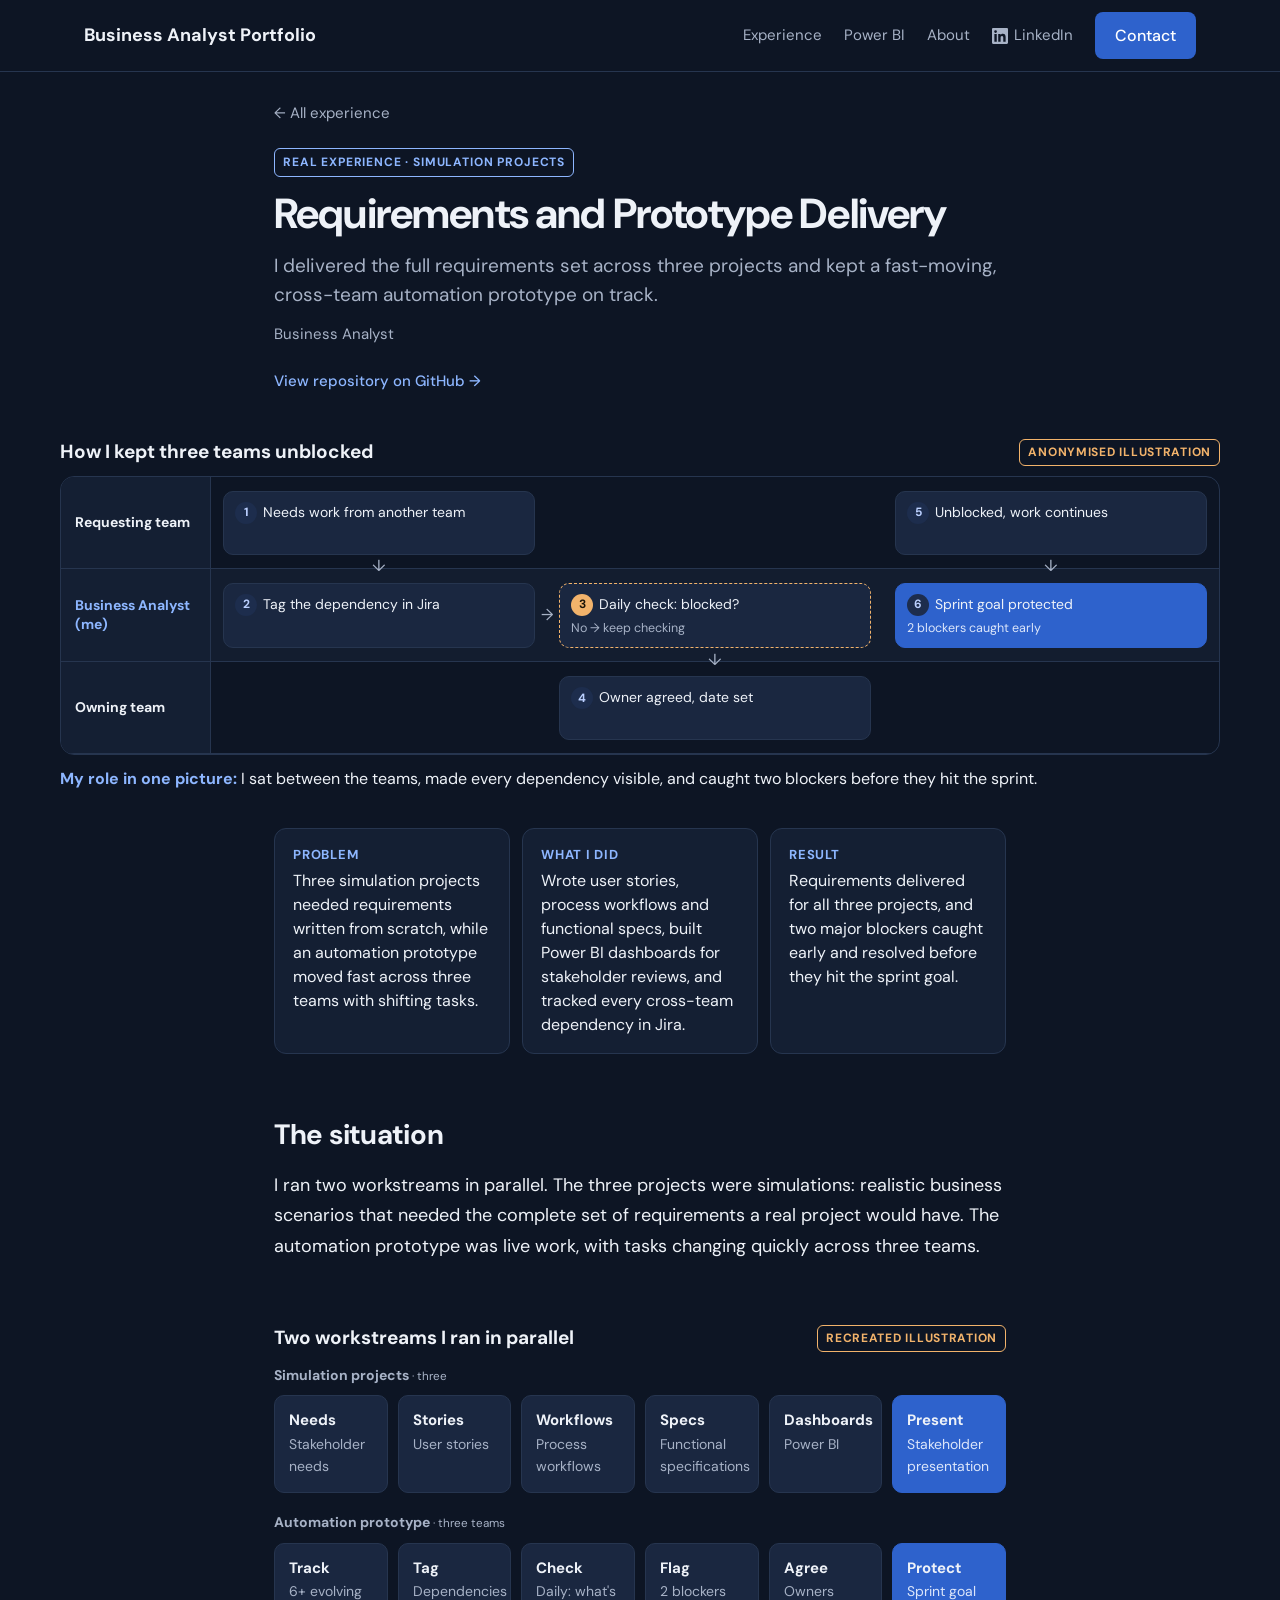
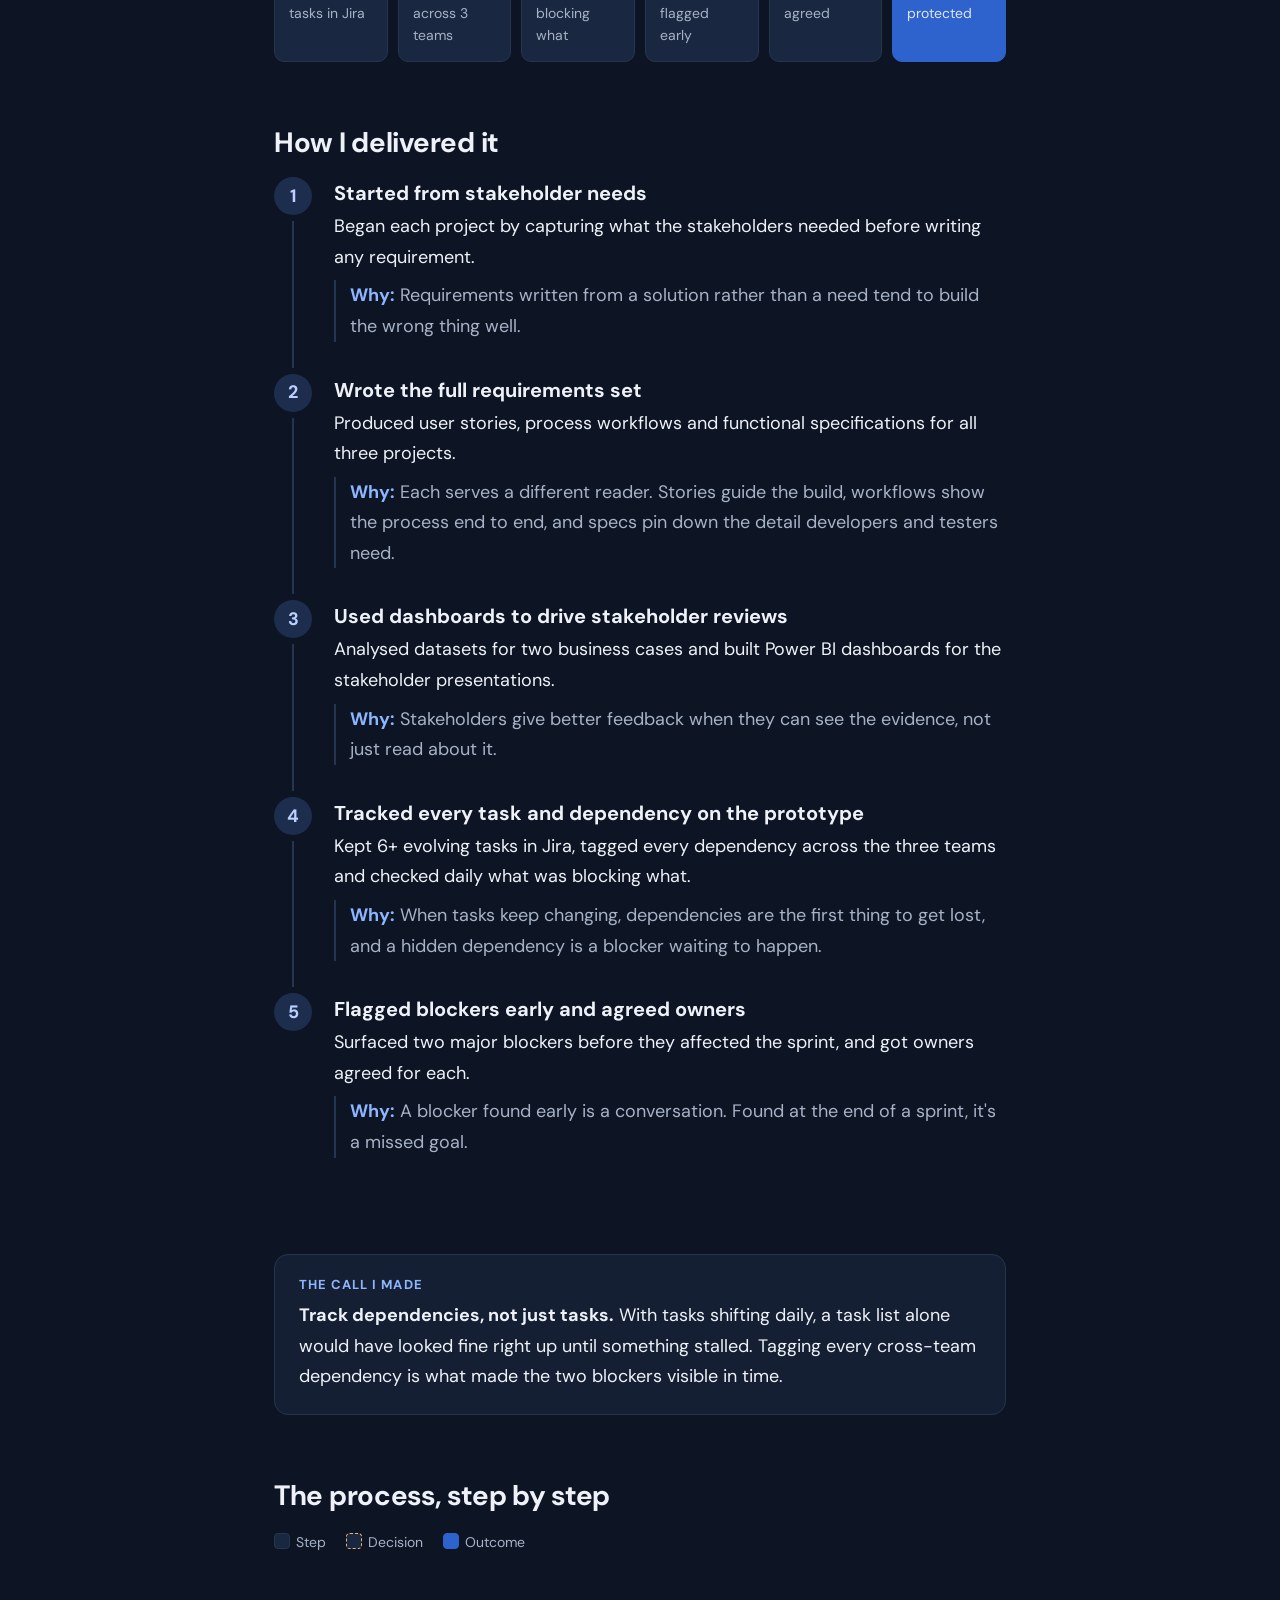
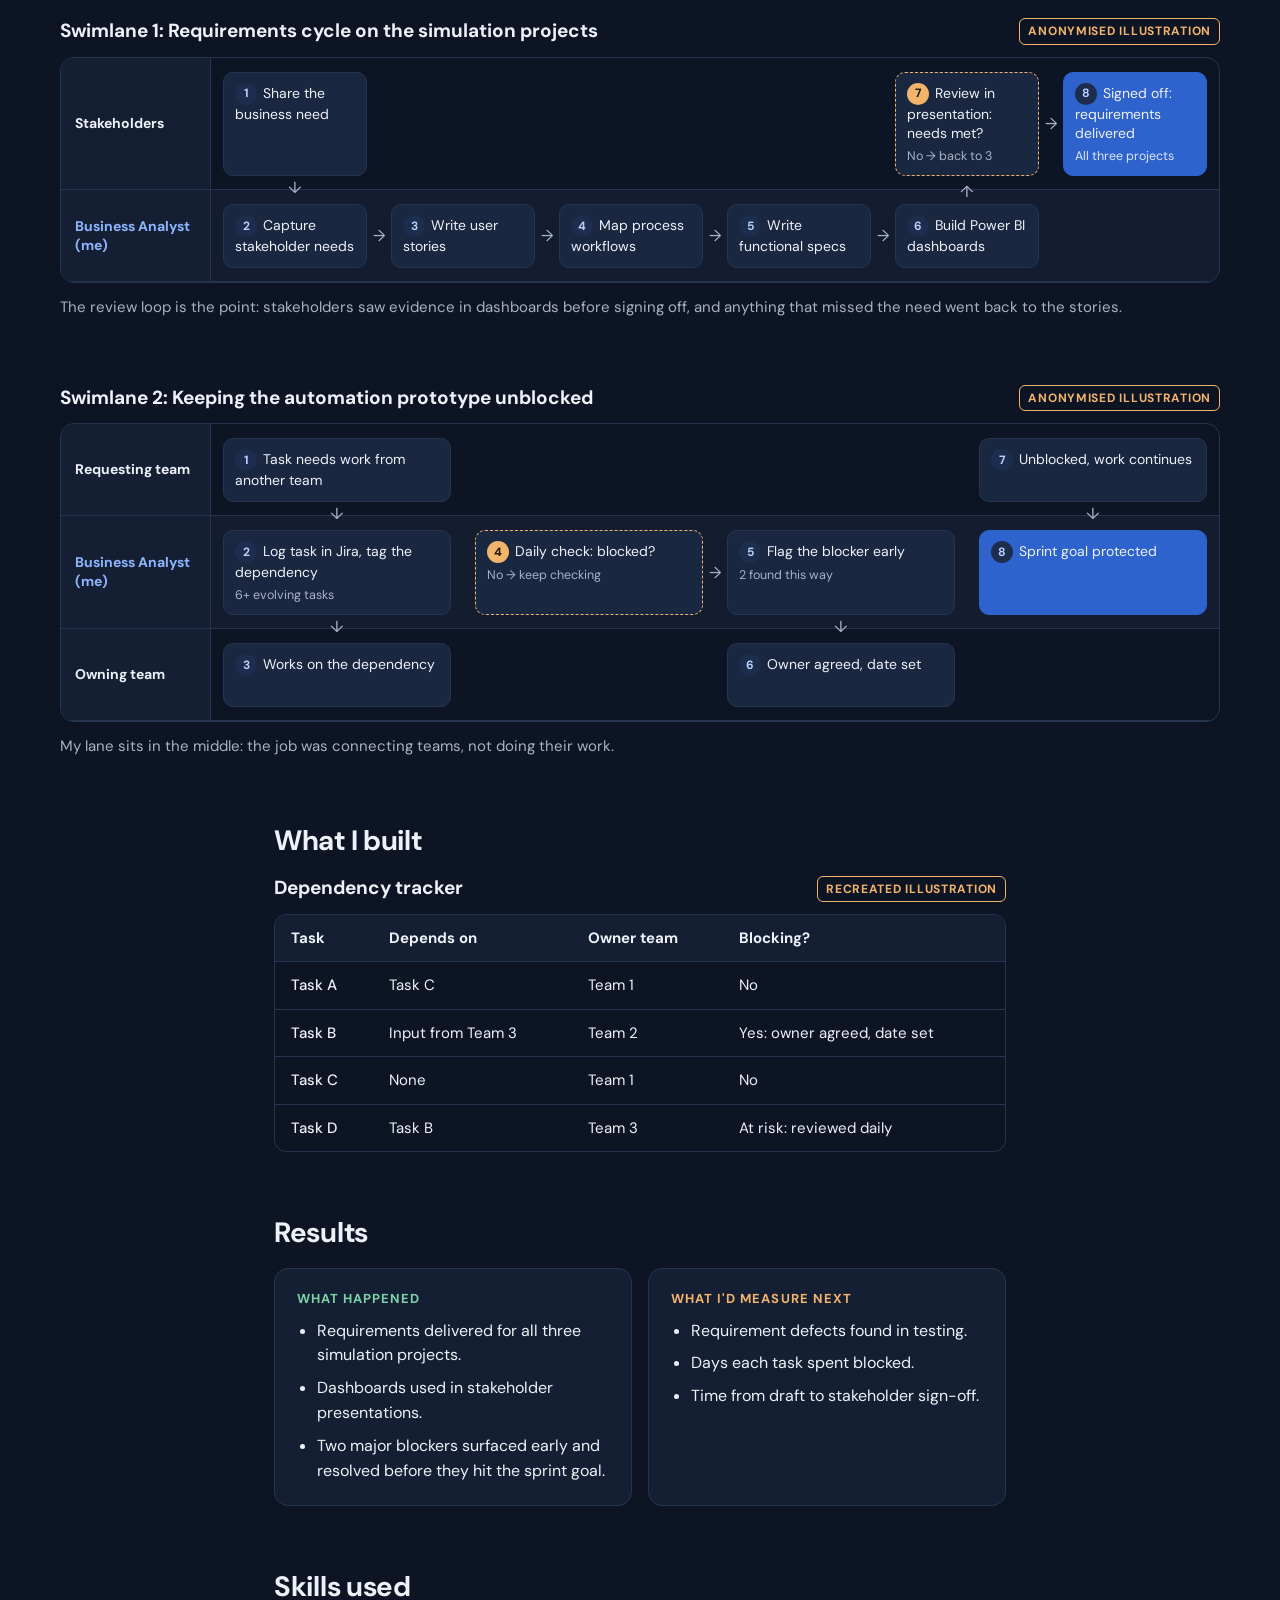
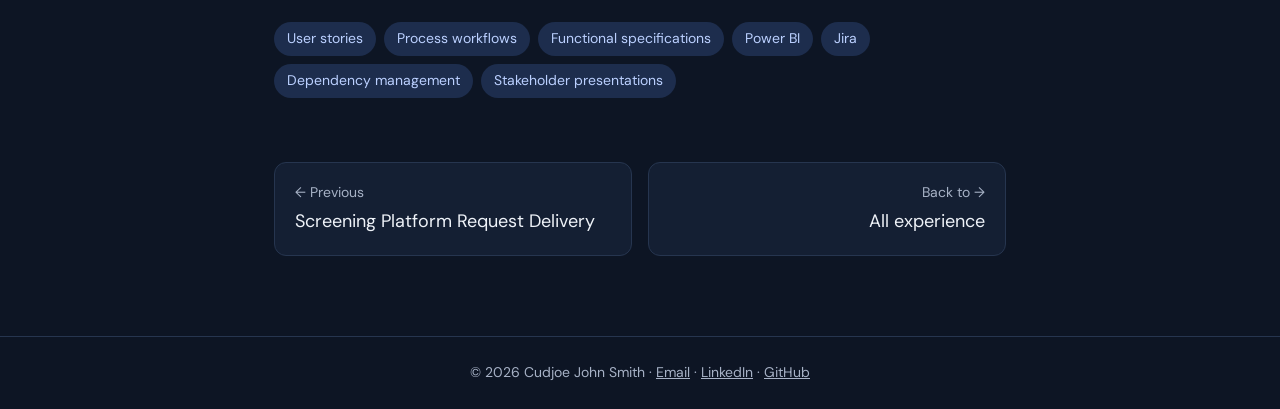
<file: experience/04-requirements-delivery/index.html>
<!doctype html>
<html lang="en">
<head>
  <meta charset="utf-8">
  <meta name="viewport" content="width=device-width, initial-scale=1">
  <title>Requirements and Prototype Delivery | Cudjoe John Smith</title>
  <meta name="description" content="How I wrote the full requirements set for three simulation projects and kept a fast-moving automation prototype on track by tracking every cross-team dependency in Jira.">
  <link rel="preconnect" href="https://fonts.googleapis.com">
  <link rel="preconnect" href="https://fonts.gstatic.com" crossorigin>
  <link href="https://fonts.googleapis.com/css2?family=DM+Sans:opsz,wght@9..40,400;9..40,500;9..40,700&family=JetBrains+Mono&display=swap" rel="stylesheet">
  <link rel="stylesheet" href="../../assets/css/style.css">
</head>
<body>
<a class="skip-link" href="#main">Skip to content</a>

<!-- ===== HEADER (same on every page) ===== -->
<header class="site-header">
  <nav class="nav" aria-label="Main">
    <a class="nav-name" href="../../index.html">Business Analyst Portfolio</a>
    <div class="nav-links">
      <a href="../../index.html#work">Experience</a>
      <a href="../../index.html#analysis">Power BI</a>
      <a href="../../index.html#about">About</a>
      <a class="nav-li" aria-label="LinkedIn" href="https://www.linkedin.com/in/c-john-smith/" target="_blank" rel="noopener"><svg class="li-icon" viewBox="0 0 24 24" aria-hidden="true"><path d="M20.45 20.45h-3.56v-5.57c0-1.33-.02-3.04-1.85-3.04-1.85 0-2.14 1.45-2.14 2.94v5.67H9.35V9h3.41v1.56h.05c.48-.9 1.64-1.85 3.37-1.85 3.6 0 4.27 2.37 4.27 5.46v6.28zM5.34 7.43a2.06 2.06 0 1 1 0-4.13 2.06 2.06 0 0 1 0 4.13zM7.12 20.45H3.56V9h3.56v11.45zM22.22 0H1.77C.79 0 0 .77 0 1.73v20.54C0 23.23.79 24 1.77 24h20.45c.98 0 1.78-.77 1.78-1.73V1.73C24 .77 23.2 0 22.22 0z"/></svg><span class="li-text">LinkedIn</span></a>
      <a class="btn" href="../../index.html#contact">Contact</a>
    </div>
  </nav>
</header>

<main id="main">

  <!-- ===== 1. PAGE HEADER ===== -->
  <section class="page-head" aria-labelledby="title">
    <a class="crumb" href="../../index.html#work">← All experience</a>
    <span class="label">Real experience · Simulation projects</span>
    <h1 id="title">Requirements and Prototype Delivery</h1>
    <p class="lede">I delivered the full requirements set across three projects and kept a fast-moving, cross-team automation prototype on track.</p>
    <p class="meta-line"><span>Business Analyst</span></p>
    <a class="repo-link-inline" href="https://github.com/CJsmith-page/ba-experience-requirements-delivery" target="_blank" rel="noopener">View repository on GitHub →</a>
  </section>

  <!-- ===== HERO VISUAL (first screen) ===== -->
  <figure class="hero-visual wide">
    <div class="artifact-head"><h3>How I kept three teams unblocked</h3><span class="tag-illustration">Anonymised illustration</span></div>
    <p class="scroll-hint">Scroll sideways to see the whole flow →</p>
    <div class="sl-wrap">
      <div class="swimlane" style="--cols: 3" role="img" aria-label="Swimlane with three lanes: requesting team, business analyst, owning team. 1, requesting team needs work from another team. 2, I tag the dependency in Jira. 3, I check daily whether it is blocked. 4, owning team agrees an owner and date. 5, requesting team is unblocked. 6, sprint goal protected, with two blockers caught early.">
        <div class="sl-label" style="grid-row: 1">Requesting team</div>
        <div class="sl-lane" style="grid-row: 1"></div>
        <div class="sl-label me" style="grid-row: 2">Business Analyst (me)</div>
        <div class="sl-lane me" style="grid-row: 2"></div>
        <div class="sl-label" style="grid-row: 3">Owning team</div>
        <div class="sl-lane" style="grid-row: 3"></div>

        <div class="sl-box to-down" data-lane="Requesting team" style="grid-row: 1; grid-column: 2"><b>1</b>Needs work from another team</div>
        <div class="sl-box to-right" data-lane="Business Analyst (me)" style="grid-row: 2; grid-column: 2"><b>2</b>Tag the dependency in Jira</div>
        <div class="sl-box decision to-down" data-lane="Business Analyst (me)" style="grid-row: 2; grid-column: 3"><b>3</b>Daily check: blocked?<small>No → keep checking</small></div>
        <div class="sl-box" data-lane="Owning team" style="grid-row: 3; grid-column: 3"><b>4</b>Owner agreed, date set</div>
        <div class="sl-box to-down" data-lane="Requesting team" style="grid-row: 1; grid-column: 4"><b>5</b>Unblocked, work continues</div>
        <div class="sl-box end" data-lane="Business Analyst (me)" style="grid-row: 2; grid-column: 4"><b>6</b>Sprint goal protected<small>2 blockers caught early</small></div>
      </div>
    </div>
    <figcaption><strong>My role in one picture:</strong> I sat between the teams, made every dependency visible, and caught two blockers before they hit the sprint.</figcaption>
  </figure>

  <!-- ===== 2. AT A GLANCE ===== -->
  <section aria-label="At a glance">
    <ul class="glance">
      <li><span class="glance-key">Problem</span><span>Three simulation projects needed requirements written from scratch, while an automation prototype moved fast across three teams with shifting tasks.</span></li>
      <li><span class="glance-key">What I did</span><span>Wrote user stories, process workflows and functional specs, built Power BI dashboards for stakeholder reviews, and tracked every cross-team dependency in Jira.</span></li>
      <li><span class="glance-key">Result</span><span>Requirements delivered for all three projects, and two major blockers caught early and resolved before they hit the sprint goal.</span></li>
    </ul>
  </section>

  <!-- ===== 3. THE SITUATION ===== -->
  <section aria-labelledby="context-h">
    <h2 id="context-h">The situation</h2>
    <p>I ran two workstreams in parallel. The three projects were simulations: realistic business scenarios that needed the complete set of requirements a real project would have. The automation prototype was live work, with tasks changing quickly across three teams.</p>
  </section>

  <!-- ===== 4. THE TWO WORKSTREAMS ===== -->
  <figure class="artifact">
    <div class="artifact-head"><h3>Two workstreams I ran in parallel</h3><span class="tag-illustration">Recreated illustration</span></div>
    <div class="flow-group">
      <div class="flow-row">
        <span class="flow-row-label">Simulation projects <small>· three</small></span>
        <ol class="flow" aria-label="Simulation project workflow">
          <li><strong>Needs</strong><span>Stakeholder needs</span></li>
          <li><strong>Stories</strong><span>User stories</span></li>
          <li><strong>Workflows</strong><span>Process workflows</span></li>
          <li><strong>Specs</strong><span>Functional specifications</span></li>
          <li><strong>Dashboards</strong><span>Power BI</span></li>
          <li class="end"><strong>Present</strong><span>Stakeholder presentation</span></li>
        </ol>
      </div>
      <div class="flow-row">
        <span class="flow-row-label">Automation prototype <small>· three teams</small></span>
        <ol class="flow" aria-label="Automation prototype workflow">
          <li><strong>Track</strong><span>6+ evolving tasks in Jira</span></li>
          <li><strong>Tag</strong><span>Dependencies across 3 teams</span></li>
          <li><strong>Check</strong><span>Daily: what's blocking what</span></li>
          <li><strong>Flag</strong><span>2 blockers flagged early</span></li>
          <li><strong>Agree</strong><span>Owners agreed</span></li>
          <li class="end"><strong>Protect</strong><span>Sprint goal protected</span></li>
        </ol>
      </div>
    </div>
  </figure>

  <!-- ===== 5. HOW I DELIVERED IT ===== -->
  <section aria-labelledby="how-h">
    <h2 id="how-h">How I delivered it</h2>
    <ol class="steps">
      <li class="step">
        <h3>Started from stakeholder needs</h3>
        <p>Began each project by capturing what the stakeholders needed before writing any requirement.</p>
        <p class="why"><strong>Why:</strong> Requirements written from a solution rather than a need tend to build the wrong thing well.</p>
      </li>
      <li class="step">
        <h3>Wrote the full requirements set</h3>
        <p>Produced user stories, process workflows and functional specifications for all three projects.</p>
        <p class="why"><strong>Why:</strong> Each serves a different reader. Stories guide the build, workflows show the process end to end, and specs pin down the detail developers and testers need.</p>
      </li>
      <li class="step">
        <h3>Used dashboards to drive stakeholder reviews</h3>
        <p>Analysed datasets for two business cases and built Power BI dashboards for the stakeholder presentations.</p>
        <p class="why"><strong>Why:</strong> Stakeholders give better feedback when they can see the evidence, not just read about it.</p>
      </li>
      <li class="step">
        <h3>Tracked every task and dependency on the prototype</h3>
        <p>Kept 6+ evolving tasks in Jira, tagged every dependency across the three teams and checked daily what was blocking what.</p>
        <p class="why"><strong>Why:</strong> When tasks keep changing, dependencies are the first thing to get lost, and a hidden dependency is a blocker waiting to happen.</p>
      </li>
      <li class="step">
        <h3>Flagged blockers early and agreed owners</h3>
        <p>Surfaced two major blockers before they affected the sprint, and got owners agreed for each.</p>
        <p class="why"><strong>Why:</strong> A blocker found early is a conversation. Found at the end of a sprint, it's a missed goal.</p>
      </li>
    </ol>
  </section>

  <!-- ===== 6. THE KEY DECISION ===== -->
  <div class="callout">
    <h3>The call I made</h3>
    <p><strong>Track dependencies, not just tasks.</strong> With tasks shifting daily, a task list alone would have looked fine right up until something stalled. Tagging every cross-team dependency is what made the two blockers visible in time.</p>
  </div>

  <!-- ===== 7. PROCESS SWIMLANES (anonymised) =====
       Edit steps by changing the text in each .sl-box.
       See the "Swimlanes" notes in assets/css/style.css for how to move or add boxes. -->
  <section aria-labelledby="flows-h">
    <h2 id="flows-h">The process, step by step</h2>
    <div class="sl-legend" aria-hidden="true"><span>Step</span><span class="lg-decision">Decision</span><span class="lg-end">Outcome</span></div>
  </section>

  <figure class="artifact wide">
    <div class="artifact-head"><h3>Swimlane 1: Requirements cycle on the simulation projects</h3><span class="tag-illustration">Anonymised illustration</span></div>
    <p class="scroll-hint">Scroll sideways to see the whole flow →</p>
    <div class="sl-wrap">
      <div class="swimlane" style="--cols: 6" role="img" aria-label="Swimlane with two lanes, Stakeholders and Business Analyst. 1, stakeholders share the business need. 2, I capture stakeholder needs. 3, write user stories. 4, map process workflows. 5, write functional specs. 6, build Power BI dashboards. 7, stakeholders review in a presentation and decide whether needs are met; if not, back to step 3. 8, stakeholders sign off and requirements are delivered.">
        <div class="sl-label" style="grid-row: 1">Stakeholders</div>
        <div class="sl-lane" style="grid-row: 1"></div>
        <div class="sl-label me" style="grid-row: 2">Business Analyst (me)</div>
        <div class="sl-lane me" style="grid-row: 2"></div>

        <div class="sl-box to-down" data-lane="Requesting team" style="grid-row: 1; grid-column: 2"><b>1</b>Share the business need</div>
        <div class="sl-box to-right" data-lane="Business Analyst (me)" style="grid-row: 2; grid-column: 2"><b>2</b>Capture stakeholder needs</div>
        <div class="sl-box to-right" data-lane="Business Analyst (me)" style="grid-row: 2; grid-column: 3"><b>3</b>Write user stories</div>
        <div class="sl-box to-right" data-lane="Business Analyst (me)" style="grid-row: 2; grid-column: 4"><b>4</b>Map process workflows</div>
        <div class="sl-box to-right" data-lane="Business Analyst (me)" style="grid-row: 2; grid-column: 5"><b>5</b>Write functional specs</div>
        <div class="sl-box to-up" data-lane="Business Analyst (me)" style="grid-row: 2; grid-column: 6"><b>6</b>Build Power BI dashboards</div>
        <div class="sl-box decision to-right" data-lane="Requesting team" style="grid-row: 1; grid-column: 6"><b>7</b>Review in presentation: needs met?<small>No → back to 3</small></div>
        <div class="sl-box end" data-lane="Requesting team" style="grid-row: 1; grid-column: 7"><b>8</b>Signed off: requirements delivered<small>All three projects</small></div>
      </div>
    </div>
    <figcaption>The review loop is the point: stakeholders saw evidence in dashboards before signing off, and anything that missed the need went back to the stories.</figcaption>
  </figure>

  <figure class="artifact wide">
    <div class="artifact-head"><h3>Swimlane 2: Keeping the automation prototype unblocked</h3><span class="tag-illustration">Anonymised illustration</span></div>
    <p class="scroll-hint">Scroll sideways to see the whole flow →</p>
    <div class="sl-wrap">
      <div class="swimlane" style="--cols: 4" role="img" aria-label="Swimlane with three lanes: requesting team, Business Analyst, and owning team. 1, the requesting team has a task that needs work from another team. 2, I log the task in Jira and tag the dependency. 3, the owning team works on it. 4, I run a daily check of what is blocking what; if nothing is blocked, keep checking. 5, if blocked, I flag the blocker early. 6, the owning team agrees an owner and date. 7, the requesting team is unblocked and continues. 8, sprint goal protected.">
        <div class="sl-label" style="grid-row: 1">Requesting team</div>
        <div class="sl-lane" style="grid-row: 1"></div>
        <div class="sl-label me" style="grid-row: 2">Business Analyst (me)</div>
        <div class="sl-lane me" style="grid-row: 2"></div>
        <div class="sl-label" style="grid-row: 3">Owning team</div>
        <div class="sl-lane" style="grid-row: 3"></div>

        <div class="sl-box to-down" data-lane="Requesting team" style="grid-row: 1; grid-column: 2"><b>1</b>Task needs work from another team</div>
        <div class="sl-box to-down" data-lane="Business Analyst (me)" style="grid-row: 2; grid-column: 2"><b>2</b>Log task in Jira, tag the dependency<small>6+ evolving tasks</small></div>
        <div class="sl-box" data-lane="Owning team" style="grid-row: 3; grid-column: 2"><b>3</b>Works on the dependency</div>
        <div class="sl-box decision to-right" data-lane="Business Analyst (me)" style="grid-row: 2; grid-column: 3"><b>4</b>Daily check: blocked?<small>No → keep checking</small></div>
        <div class="sl-box to-down" data-lane="Business Analyst (me)" style="grid-row: 2; grid-column: 4"><b>5</b>Flag the blocker early<small>2 found this way</small></div>
        <div class="sl-box" data-lane="Owning team" style="grid-row: 3; grid-column: 4"><b>6</b>Owner agreed, date set</div>
        <div class="sl-box to-down" data-lane="Requesting team" style="grid-row: 1; grid-column: 5"><b>7</b>Unblocked, work continues</div>
        <div class="sl-box end" data-lane="Business Analyst (me)" style="grid-row: 2; grid-column: 5"><b>8</b>Sprint goal protected</div>
      </div>
    </div>
    <figcaption>My lane sits in the middle: the job was connecting teams, not doing their work.</figcaption>
  </figure>

  <!-- ===== 8. WHAT I BUILT ===== -->
  <section aria-labelledby="artifacts-h">
    <h2 id="artifacts-h">What I built</h2>
    <figure class="artifact">
      <div class="artifact-head"><h3>Dependency tracker</h3><span class="tag-illustration">Recreated illustration</span></div>
      <div class="table-wrap">
        <table>
          <thead><tr><th scope="col">Task</th><th scope="col">Depends on</th><th scope="col">Owner team</th><th scope="col">Blocking?</th></tr></thead>
          <tbody>
            <tr><td>Task A</td><td>Task C</td><td>Team 1</td><td>No</td></tr>
            <tr><td>Task B</td><td>Input from Team 3</td><td>Team 2</td><td>Yes: owner agreed, date set</td></tr>
            <tr><td>Task C</td><td>None</td><td>Team 1</td><td>No</td></tr>
            <tr><td>Task D</td><td>Task B</td><td>Team 3</td><td>At risk: reviewed daily</td></tr>
          </tbody>
        </table>
      </div>
    </figure>
  </section>

  <!-- ===== 8. RESULTS ===== -->
  <section aria-labelledby="results-h">
    <h2 id="results-h">Results</h2>
    <div class="results">
      <div class="result-col verified">
        <h3>What happened</h3>
        <ul>
          <li>Requirements delivered for all three simulation projects.</li>
          <li>Dashboards used in stakeholder presentations.</li>
          <li>Two major blockers surfaced early and resolved before they hit the sprint goal.</li>
        </ul>
      </div>
      <div class="result-col proposed">
        <h3>What I'd measure next</h3>
        <ul>
          <li>Requirement defects found in testing.</li>
          <li>Days each task spent blocked.</li>
          <li>Time from draft to stakeholder sign-off.</li>
        </ul>
      </div>
    </div>
  </section>

  <!-- ===== 11. SKILLS ===== -->
  <section aria-labelledby="skills-h">
    <h2 id="skills-h">Skills used</h2>
    <ul class="tags">
      <li>User stories</li><li>Process workflows</li><li>Functional specifications</li><li>Power BI</li><li>Jira</li><li>Dependency management</li><li>Stakeholder presentations</li>
    </ul>
  </section>

  <!-- ===== 12. PREVIOUS / NEXT ===== -->
  <nav class="pager" aria-label="More experience">
    <a href="../03-screening-delivery/index.html"><small>← Previous</small>Screening Platform Request Delivery</a>
    <a class="next" href="../../index.html#work"><small>Back to →</small>All experience</a>
  </nav>
</main>

<!-- ===== FOOTER (same on every page) ===== -->
<footer class="site-footer">
  © 2026 Cudjoe John Smith · <a href="mailto:cjohnsmith8@gmail.com">Email</a> · <a href="https://www.linkedin.com/in/c-john-smith/" target="_blank" rel="noopener">LinkedIn</a> · <a href="https://github.com/CJsmith-page" target="_blank" rel="noopener">GitHub</a>
</footer>
</body>
</html>
</file>
<file: assets/css/style.css>
/* ==========================================================================
   PORTFOLIO STYLESHEET
   One file styles every page. To change the look of the whole site,
   edit the colours and fonts in ":root" below. Nothing else needs to change.
   ========================================================================== */

:root {
  /* Colours */
  --bg: #0D1524;          /* page background */
  --surface: #141F33;     /* cards and panels */
  --surface-2: #1A2740;   /* code blocks, diagram boxes */
  --border: #26354F;      /* lines and card edges */
  --text: #EEF2F8;        /* main text */
  --muted: #A7B2C6;       /* secondary text */
  --accent: #8DB6FF;      /* links, labels, highlights */
  --button: #2E62CC;      /* primary buttons */
  --tag-bg: #1D2D4D;      /* skill tags */
  --tag-text: #BBD0FF;
  --verified: #7DD3A8;    /* "Verified" results */
  --proposed: #F2B36B;    /* "Proposed" / illustration labels */

  /* Type */
  --font: 'DM Sans', system-ui, -apple-system, 'Segoe UI', sans-serif;
  --mono: 'JetBrains Mono', ui-monospace, Consolas, monospace;

  /* Layout */
  --wide: 1160px;         /* header width */
  --read: 780px;          /* reading column width */
  --radius: 14px;
}

/* ---------- Base ---------- */
* { box-sizing: border-box; }
html { scroll-behavior: smooth; }
body {
  margin: 0;
  background: var(--bg);
  color: var(--text);
  font-family: var(--font);
  font-size: 18px;
  line-height: 1.7;
}
a { color: var(--accent); }
a:hover { text-decoration: none; }
:focus-visible { outline: 3px solid var(--accent); outline-offset: 3px; border-radius: 4px; }
img { max-width: 100%; height: auto; }
h1, h2, h3 { line-height: 1.2; margin: 0; }
p { margin: 0; }
strong { color: var(--text); }

.skip-link { position: absolute; left: -9999px; }
.skip-link:focus { left: 16px; top: 16px; background: var(--button); color: #fff; padding: 8px 14px; z-index: 10; }

/* ---------- Header ---------- */
.site-header { position: sticky; top: 0; z-index: 5; background: var(--bg); border-bottom: 1px solid var(--border); }
.nav { max-width: var(--wide); margin: 0 auto; padding: 12px 24px; display: flex; flex-wrap: wrap; align-items: center; justify-content: space-between; gap: 12px; }
.nav-name { font-weight: 700; color: var(--text); text-decoration: none; min-height: 44px; display: inline-flex; align-items: center; }
.nav-links { display: flex; flex-wrap: wrap; align-items: center; gap: 4px 22px; font-size: 15px; }
.nav-links a { color: var(--muted); text-decoration: none; min-height: 44px; display: inline-flex; align-items: center; }
.nav-links a:hover { color: var(--text); }
.nav-links .btn { color: #fff; }
.nav-links .nav-li { gap: 6px; }
.li-icon { width: 16px; height: 16px; fill: currentColor; flex: none; }

/* ---------- Buttons ---------- */
.btn { display: inline-flex; align-items: center; min-height: 44px; padding: 10px 20px; border-radius: 8px; background: var(--button); color: #fff; font-weight: 500; font-size: 16px; text-decoration: none; }
.btn:hover { filter: brightness(1.1); }
.btn-secondary { background: var(--surface); border: 1px solid var(--border); color: var(--text); }

/* ---------- Page layout ---------- */
main { max-width: var(--read); margin: 0 auto; padding: 20px 24px 80px; display: flex; flex-direction: column; gap: 64px; }
section { display: flex; flex-direction: column; gap: 18px; }
section > h2 { font-size: 28px; letter-spacing: -0.01em; }
.section-intro { color: var(--muted); }

/* ---------- Page header ---------- */
.page-head { gap: 12px; }
.crumb { font-size: 15px; color: var(--muted); text-decoration: none; min-height: 44px; display: inline-flex; align-items: center; align-self: flex-start; }
.crumb:hover { color: var(--text); }
.label { align-self: flex-start; font-size: 12px; font-weight: 700; letter-spacing: 0.07em; text-transform: uppercase; color: var(--accent); border: 1px solid currentColor; border-radius: 6px; padding: 3px 8px; }
.page-head h1 { font-size: clamp(30px, 4.6vw, 42px); letter-spacing: -0.02em; }
.repo-link-inline { align-self: flex-start; display: inline-flex; align-items: center; min-height: 44px; font-size: 15px; font-weight: 500; color: var(--accent); text-decoration: none; }
.repo-link-inline:hover { text-decoration: underline; }
.lede { font-size: 19px; line-height: 1.55; color: var(--muted); }

/* Compact one-line summary: role · context · dates · tools */
.meta-line { display: flex; flex-wrap: wrap; margin: 0; font-size: 15px; color: var(--muted); }
.meta-line span:not(:last-child)::after { content: "·"; margin: 0 10px; color: var(--muted); }

/* Snapshot strip: role, organisation, dates, tools, people */
.snapshot { margin: 8px 0 0; display: grid; grid-template-columns: repeat(auto-fit, minmax(min(100%, 210px), 1fr)); gap: 16px; padding: 20px; background: var(--surface); border: 1px solid var(--border); border-radius: var(--radius); }
.snapshot dt { font-size: 13px; color: var(--muted); }
.snapshot dd { margin: 0; font-weight: 500; font-size: 16px; line-height: 1.5; }

/* ---------- At a glance (3 short bullets) ---------- */
.glance { list-style: none; margin: 0; padding: 0; display: grid; grid-template-columns: repeat(auto-fit, minmax(min(100%, 220px), 1fr)); gap: 12px; }
.glance li { display: flex; flex-direction: column; gap: 4px; padding: 16px 18px; background: var(--surface); border: 1px solid var(--border); border-radius: 12px; font-size: 16px; line-height: 1.5; }
.glance .glance-key { font-size: 13px; font-weight: 700; letter-spacing: 0.06em; text-transform: uppercase; color: var(--accent); }

/* ---------- Hero visual: the one picture seen on the first screen ---------- */
.hero-visual { margin: 0; display: flex; flex-direction: column; gap: 10px; }
.page-head + .hero-visual, .hero-visual + section { margin-top: -28px; }
.hero-visual > figcaption { font-size: 16px; color: var(--text); }
.hero-visual > figcaption strong { color: var(--accent); }

/* ---------- Steps: what I did + why ---------- */
.steps { list-style: none; margin: 0; padding: 0; counter-reset: step; display: flex; flex-direction: column; gap: 0; }
.step { counter-increment: step; position: relative; padding: 0 0 32px 60px; }
.step::before { content: counter(step); position: absolute; left: 0; top: 0; width: 38px; height: 38px; border-radius: 50%; background: var(--tag-bg); color: var(--tag-text); font-weight: 700; display: flex; align-items: center; justify-content: center; }
.step:not(:last-child)::after { content: ""; position: absolute; left: 18px; top: 44px; bottom: 6px; width: 2px; background: var(--border); }
.step h3 { font-size: 20px; margin-bottom: 6px; padding-top: 4px; }
.step p + p { margin-top: 8px; }
.why { color: var(--muted); padding-left: 14px; border-left: 2px solid var(--border); }
.why strong { color: var(--accent); font-weight: 700; }

/* ---------- Callouts ---------- */
.callout { padding: 22px 24px; border-radius: var(--radius); background: var(--surface); border: 1px solid var(--border); display: flex; flex-direction: column; gap: 8px; }
.callout h3 { font-size: 13px; letter-spacing: 0.08em; text-transform: uppercase; color: var(--accent); }
.callout.note h3 { color: var(--proposed); }

/* ---------- Artifacts (recreated illustrations) ---------- */
.artifact { margin: 0; display: flex; flex-direction: column; gap: 12px; }
.artifact-head { display: flex; flex-wrap: wrap; align-items: center; justify-content: space-between; gap: 8px; }
.artifact-head h3 { font-size: 19px; }
.tag-illustration { font-size: 12px; font-weight: 700; letter-spacing: 0.06em; text-transform: uppercase; color: var(--proposed); border: 1px solid currentColor; border-radius: 6px; padding: 2px 8px; }
.artifact figcaption { font-size: 15px; color: var(--muted); }

/* Tables */
.table-wrap { overflow-x: auto; border: 1px solid var(--border); border-radius: 12px; }
table { width: 100%; border-collapse: collapse; font-size: 15px; line-height: 1.5; min-width: 560px; }
th, td { text-align: left; vertical-align: top; padding: 12px 16px; }
thead { background: var(--surface); }
tbody tr { border-top: 1px solid var(--border); }
td:first-child { font-weight: 500; }

/* Code */
pre.code { margin: 0; padding: 18px 20px; background: var(--surface-2); border: 1px solid var(--border); border-radius: 12px; font-family: var(--mono); font-size: 14px; line-height: 1.65; overflow-x: auto; color: #D6E2F5; }
.code .k { color: #FF7B72; } .code .s { color: #A5D6FF; } .code .n { color: #79C0FF; } .code .c { color: #8B93A8; }

/* Process flow: boxes joined by arrows, wraps on small screens */
.flow { list-style: none; margin: 0; padding: 0; display: flex; flex-wrap: wrap; gap: 10px; align-items: stretch; }
.flow li { flex: 1 1 96px; min-width: 0; position: relative; padding: 14px; background: var(--surface-2); border: 1px solid var(--border); border-radius: 10px; font-size: 15px; line-height: 1.45; }
.flow li strong { display: block; font-size: 15px; margin-bottom: 2px; }
.flow li span { color: var(--muted); font-size: 14px; }
.flow-alt li.break { border-color: var(--proposed); }

/* ---------- Results ---------- */
.results { display: grid; grid-template-columns: repeat(auto-fit, minmax(min(100%, 330px), 1fr)); gap: 16px; }
.result-col { padding: 22px; background: var(--surface); border: 1px solid var(--border); border-radius: var(--radius); display: flex; flex-direction: column; gap: 12px; }
.result-col h3 { font-size: 13px; letter-spacing: 0.08em; text-transform: uppercase; }
.result-col.verified h3 { color: var(--verified); }
.result-col.proposed h3 { color: var(--proposed); }
.result-col ul { margin: 0; padding-left: 20px; display: flex; flex-direction: column; gap: 8px; font-size: 16px; line-height: 1.55; }

/* ---------- Lists, tags ---------- */
.plain-list { margin: 0; padding-left: 22px; display: flex; flex-direction: column; gap: 8px; }
.tags { list-style: none; margin: 0; padding: 0; display: flex; flex-wrap: wrap; gap: 8px; }
.tags li { font-size: 14px; padding: 5px 13px; border-radius: 999px; background: var(--tag-bg); color: var(--tag-text); }

/* ---------- Interview-ready summary ---------- */
.star { display: grid; grid-template-columns: repeat(auto-fit, minmax(min(100%, 170px), 1fr)); gap: 12px; }
.star div { padding: 16px; border: 1px solid var(--border); border-radius: 12px; font-size: 15px; line-height: 1.55; }
.star b { display: block; font-size: 13px; letter-spacing: 0.08em; text-transform: uppercase; color: var(--accent); margin-bottom: 4px; }

/* ---------- Previous / next ---------- */
.pager { display: grid; grid-template-columns: repeat(auto-fit, minmax(min(100%, 260px), 1fr)); gap: 16px; }
.pager a { padding: 18px 20px; border-radius: 12px; border: 1px solid var(--border); background: var(--surface); color: var(--text); text-decoration: none; display: flex; flex-direction: column; gap: 2px; }
.pager a:hover { border-color: var(--accent); }
.pager small { color: var(--muted); font-size: 14px; }
.pager .next { text-align: right; }

/* ---------- Footer ---------- */
.site-footer { border-top: 1px solid var(--border); padding: 24px; text-align: center; font-size: 14px; color: var(--muted); }
.site-footer a { color: var(--muted); }

/* ---------- Workflow rows (label + steps) ---------- */
.flow-group { display: flex; flex-direction: column; gap: 18px; }
.flow-row { display: flex; flex-direction: column; gap: 8px; }
.flow-row-label { font-size: 14px; font-weight: 700; color: var(--muted); }
.flow-row-label small { font-weight: 400; }
.flow li.end { background: var(--button); border-color: var(--button); }
.flow li.end span { color: #DCE6FA; }

/* ---------- Phases (e.g. Investigate / Align / Close) ---------- */
.phases { display: grid; grid-template-columns: repeat(auto-fit, minmax(min(100%, 200px), 1fr)); gap: 12px; }
.phase { padding: 18px; background: var(--surface-2); border: 1px solid var(--border); border-radius: 12px; }
.phase h4 { margin: 0 0 8px; font-size: 13px; letter-spacing: 0.08em; text-transform: uppercase; color: var(--accent); }
.phase ol { margin: 0; padding-left: 20px; font-size: 15px; line-height: 1.6; }
.phase.final { background: var(--button); border-color: var(--button); }
.phase.final h4 { color: #fff; }

/* ---------- Before / after timing bars ----------
   Each bar is positioned with  style="left: X%; width: Y%"  on a 0–100% day.
   The dashed line (.deadline) sits at  left: 80%  = the SLA deadline. */
.timing { padding: 22px; background: var(--surface); border: 1px solid var(--border); border-radius: var(--radius); display: flex; flex-direction: column; gap: 10px; }
.timing h4 { margin: 8px 0 0; font-size: 15px; color: var(--muted); font-weight: 500; }
.timing h4:first-child { margin-top: 0; }
.bar-row { display: grid; grid-template-columns: 130px 1fr; align-items: center; gap: 12px; font-size: 15px; }
.track { position: relative; height: 32px; }
.bar { position: absolute; top: 0; bottom: 0; border-radius: 6px; background: #2B3D60; display: flex; align-items: center; justify-content: flex-end; padding: 0 10px; font-size: 13px; font-weight: 700; color: #fff; white-space: nowrap; overflow: hidden; }
.bar.late { background: #B4473A; }
.bar.ontime { background: #23806B; }
.deadline { position: absolute; top: -6px; bottom: -6px; left: 80%; border-left: 2px dashed var(--proposed); }
.axis { display: grid; grid-template-columns: 130px 1fr; gap: 12px; font-size: 13px; color: var(--muted); }
.axis .track { height: auto; }
.axis .deadline-label { position: absolute; left: 80%; transform: translateX(-50%); color: var(--proposed); font-weight: 700; white-space: nowrap; }
@media (max-width: 560px) { .bar-row, .axis { grid-template-columns: 92px 1fr; font-size: 14px; } .bar { font-size: 12px; padding: 0 6px; } }

/* ---------- Wide figure: breaks out of the reading column ---------- */
.wide { align-self: center; width: min(1160px, calc(100vw - 48px)); }

/* ---------- Swimlanes ----------
   HOW TO EDIT
   - Each lane is a row: a .sl-label plus a .sl-lane on the same grid-row.
   - Each step is a .sl-box placed with  style="grid-row: R; grid-column: C"
     Row 1 = first lane. Column 2 = first step (column 1 holds the lane names).
   - Set the number of step columns with  style="--cols: 8"  on .swimlane.
   - Add class "decision" for a decision, "end" for the final step,
     "to-right" to draw an arrow to the next column, "to-down"/"to-up"
     for a hand-off to the lane below/above. */
.sl-wrap { overflow-x: auto; border: 1px solid var(--border); border-radius: var(--radius); background: var(--bg); }
.swimlane { --cols: 8; display: grid; grid-template-columns: 150px repeat(var(--cols), minmax(118px, 1fr)); min-width: calc(150px + var(--cols) * 120px); }
.sl-label { grid-column: 1; display: flex; align-items: center; padding: 14px; font-size: 14px; font-weight: 700; line-height: 1.35; background: var(--surface); border-right: 1px solid var(--border); border-bottom: 1px solid var(--border); }
.sl-label.me { color: var(--accent); }
.sl-lane { grid-column: 2 / -1; border-bottom: 1px solid var(--border); }
.sl-lane.me { background: rgba(141, 182, 255, 0.05); }
.sl-box { position: relative; z-index: 1; margin: 14px 12px; padding: 10px 11px; min-height: 64px; background: var(--surface-2); border: 1px solid var(--border); border-radius: 10px; font-size: 14px; line-height: 1.4; }
.sl-box b { display: inline-flex; align-items: center; justify-content: center; width: 22px; height: 22px; margin-right: 6px; border-radius: 50%; background: var(--tag-bg); color: var(--tag-text); font-size: 12px; }
.sl-box small { display: block; margin-top: 4px; color: var(--muted); font-size: 12.5px; }
.sl-box.decision { border: 1.5px dashed var(--proposed); }
.sl-box.decision b { background: var(--proposed); color: #1B1408; }
.sl-box.end { background: var(--button); border-color: var(--button); }
.sl-box.end small { color: #DCE6FA; }
.sl-box.to-right::after { content: "→"; position: absolute; right: -19px; top: 50%; transform: translateY(-50%); color: var(--muted); font-size: 16px; }
.sl-box.to-down::after { content: "↓"; position: absolute; left: 50%; bottom: -24px; transform: translateX(-50%); color: var(--muted); font-size: 16px; }
.sl-box.to-up::after { content: "↑"; position: absolute; left: 50%; top: -24px; transform: translateX(-50%); color: var(--muted); font-size: 16px; }
.sl-legend { display: flex; flex-wrap: wrap; gap: 8px 20px; font-size: 14px; color: var(--muted); }
.sl-legend span::before { content: ""; display: inline-block; width: 14px; height: 14px; margin-right: 6px; vertical-align: -2px; border-radius: 4px; background: var(--surface-2); border: 1px solid var(--border); }
.sl-legend .lg-decision::before { border: 1.5px dashed var(--proposed); }
.sl-legend .lg-end::before { background: var(--button); border-color: var(--button); }
.scroll-hint { display: none; font-size: 14px; color: var(--muted); }
@media (min-width: 561px) and (max-width: 900px) { .scroll-hint { display: block; } }
/* On phones, swimlanes turn into a vertical list. Each step shows its lane name
   (from the box's data-lane attribute), so boxes must be in step order in the HTML. */
@media (max-width: 560px) {
  .sl-wrap { overflow: visible; border: 0; background: none; }
  .swimlane { display: flex; flex-direction: column; min-width: 0; }
  .sl-label, .sl-lane { display: none; }
  .sl-box { margin: 0 0 26px; min-height: 0; }
  .sl-box:last-child { margin-bottom: 0; }
  .sl-box::before { content: attr(data-lane); display: block; margin-bottom: 4px; font-size: 11.5px; font-weight: 700; letter-spacing: 0.06em; text-transform: uppercase; color: var(--muted); }
  .sl-box.end::before { color: #DCE6FA; }
  .sl-box:not(:last-child)::after { content: "↓"; position: absolute; right: auto; top: auto; left: 50%; bottom: -24px; transform: translateX(-50%); color: var(--muted); font-size: 16px; }
}

/* ==========================================================================
   POWER BI PROJECT PAGES  (analysis/…/index.html)
   Centred title, three-point summary, dashboard, buttons,
   then a two-column grid of sections.
   ========================================================================== */
main.analysis { max-width: 1120px; gap: 0; padding-top: 28px; }
.project { background: var(--surface); border: 1px solid var(--border); border-radius: 18px; overflow: hidden; }
.project-top { padding: 48px clamp(20px, 6vw, 80px) 44px; display: flex; flex-direction: column; align-items: center; gap: 22px; border-bottom: 1px solid var(--border); }
.project-top .label { align-self: center; }
.project-top h1 { text-align: center; font-size: clamp(32px, 4.8vw, 50px); letter-spacing: -0.02em; line-height: 1.12; }
.project-top .glance { width: 100%; max-width: 980px; }
.project-top .glance li { background: var(--bg); }
.dashboard { margin: 6px 0 0; width: 100%; max-width: 1000px; display: flex; flex-direction: column; gap: 10px; }
.dashboard img { display: block; width: 100%; border-radius: 12px; border: 1px solid var(--border); box-shadow: 0 20px 50px rgba(0, 0, 0, 0.45); }
.dashboard figcaption { text-align: center; font-size: 15px; color: var(--muted); }
.buttons { display: flex; flex-wrap: wrap; justify-content: center; gap: 12px; }

.posts { display: grid; grid-template-columns: 1fr 1fr; }
.posts article { padding: 48px clamp(20px, 4vw, 52px); border-bottom: 1px solid var(--border); display: flex; flex-direction: column; gap: 16px; }
.posts article:nth-child(odd) { border-right: 1px solid var(--border); }
.posts article:nth-last-child(-n+2) { border-bottom: 0; }
.posts h2 { font-size: 26px; letter-spacing: -0.01em; }
.posts img { display: block; width: 100%; border-radius: 10px; border: 1px solid var(--border); }
.posts p, .posts ol { color: #C9D2E3; font-size: 16.5px; line-height: 1.75; }
.posts ol { margin: 0; padding-left: 22px; display: flex; flex-direction: column; gap: 12px; }
.posts ol li::marker { color: var(--accent); font-weight: 700; }
.posts .btn { align-self: flex-start; margin-top: auto; }
.posts .implication, .posts .rec-meta { display: block; margin-top: 4px; font-size: 15px; line-height: 1.6; color: var(--muted); }
.posts .implication b, .posts .rec-meta b { color: var(--accent); font-weight: 700; }
.project-top .deliverable { max-width: 820px; text-align: center; color: var(--text); }
.project-top .scope { justify-content: center; text-align: center; }
.project-source { padding: 28px 24px 0; text-align: center; font-size: 15px; color: var(--muted); line-height: 1.8; }
.project-source a { color: var(--accent); }
main.analysis .pager { margin-top: 40px; }
@media (max-width: 820px) {
  .posts { grid-template-columns: 1fr; }
  .posts article:nth-child(odd) { border-right: 0; }
  .posts article:nth-last-child(2) { border-bottom: 1px solid var(--border); }
}

/* ==========================================================================
   HOMEPAGE  (index.html)
   ========================================================================== */
main.home { max-width: var(--wide); gap: 88px; padding-top: 0; }
.hero { max-width: 860px; margin: 0 auto; padding: 88px 0 0; text-align: center; display: flex; flex-direction: column; align-items: center; gap: 20px; }
.hero-name { font-size: 22px; font-weight: 700; letter-spacing: -0.01em; }
.eyebrow { font-size: 14px; font-weight: 700; letter-spacing: 0.08em; text-transform: uppercase; color: var(--accent); }
.hero h1 { font-size: clamp(40px, 6.4vw, 64px); line-height: 1.08; letter-spacing: -0.025em; }
.hero h1 span { color: var(--accent); }
.hero .lede { max-width: 680px; font-size: 21px; }
.hero .buttons { margin-top: 8px; }
.creds { list-style: none; margin: 16px 0 0; padding: 0; display: flex; flex-wrap: wrap; justify-content: center; gap: 8px 28px; font-size: 15px; color: var(--muted); }
.creds strong { color: var(--text); }

.section-head { text-align: center; display: flex; flex-direction: column; gap: 8px; margin-bottom: 32px; }
.section-head h2 { font-size: clamp(30px, 4vw, 38px); letter-spacing: -0.015em; }
.section-head p { color: var(--muted); font-size: 18px; }

.cards { display: grid; gap: 24px; }
.cards.two { grid-template-columns: repeat(auto-fit, minmax(min(100%, 460px), 1fr)); }
.cards.three { display: flex; flex-wrap: wrap; justify-content: center; }
.cards.three > .card { flex: 0 1 calc((100% - 48px) / 3); min-width: min(100%, 300px); }
@media (max-width: 1020px) { .cards.three > .card { flex-basis: calc((100% - 24px) / 2); } }
@media (max-width: 660px) { .cards.three > .card { flex-basis: 100%; } }
.card { background: var(--surface); border: 1px solid var(--border); border-radius: var(--radius); overflow: hidden; display: flex; flex-direction: column; }
.card:hover { border-color: #3A4D70; }
.card-thumb { display: block; aspect-ratio: 16 / 9; background: var(--surface-2); border-bottom: 1px solid var(--border); overflow: hidden; }
.card-thumb img { width: 100%; height: 100%; object-fit: cover; object-position: top center; }
.card-body { padding: 26px; display: flex; flex-direction: column; gap: 14px; flex-grow: 1; }
.card-body h3 { font-size: 22px; line-height: 1.25; }
.card-body p { color: var(--muted); font-size: 16px; line-height: 1.6; flex-grow: 1; }
.card-body .tags li { font-size: 13px; padding: 4px 12px; }
.card-body .buttons { justify-content: flex-start; margin-top: 4px; }
.card-body .btn { font-size: 15px; padding: 9px 16px; }
.label.data { color: var(--proposed); }

.about { display: grid; grid-template-columns: repeat(auto-fit, minmax(min(100%, 420px), 1fr)); gap: 40px; padding: 40px; background: var(--surface); border: 1px solid var(--border); border-radius: var(--radius); }
.about h2 { font-size: 28px; margin-bottom: 12px; }
.about h3 { font-size: 18px; margin-bottom: 12px; }
.about p { color: var(--muted); }
.toolkit li { background: transparent; border: 1px solid var(--border); color: var(--text); }

.contact { max-width: 760px; margin: 0 auto; text-align: center; display: flex; flex-direction: column; align-items: center; gap: 16px; padding-bottom: 24px; }
.contact h2 { font-size: clamp(30px, 4vw, 38px); }
.contact p { color: var(--muted); font-size: 18px; }

/* ---------- Placeholders ----------
   Anything wrapped in <mark class="todo"> still needs your input.
   Search the project for  class="todo"  to find them all.
   Delete the <mark> tags once the text is final. */
mark.todo { background: rgba(242, 179, 107, 0.14); color: #F7C98F; outline: 1px dashed #F2B36B; border-radius: 4px; padding: 0 4px; }

@media (max-width: 560px) {
  body { font-size: 17px; }
  main { gap: 52px; }
  .page-head + .hero-visual, .hero-visual + section { margin-top: -24px; }
  .nav { padding: 6px 16px; gap: 0; }
  .nav-name { font-size: 16px; }
  .nav-links { gap: 0 14px; font-size: 14px; }
  .nav-links .btn { padding: 6px 12px; font-size: 14px; }
  .li-text { display: none; }
  .li-icon { width: 18px; height: 18px; }
  .lede { font-size: 17px; }
  .meta-line { font-size: 14px; }
  .step { padding-left: 52px; }
}
</file>
